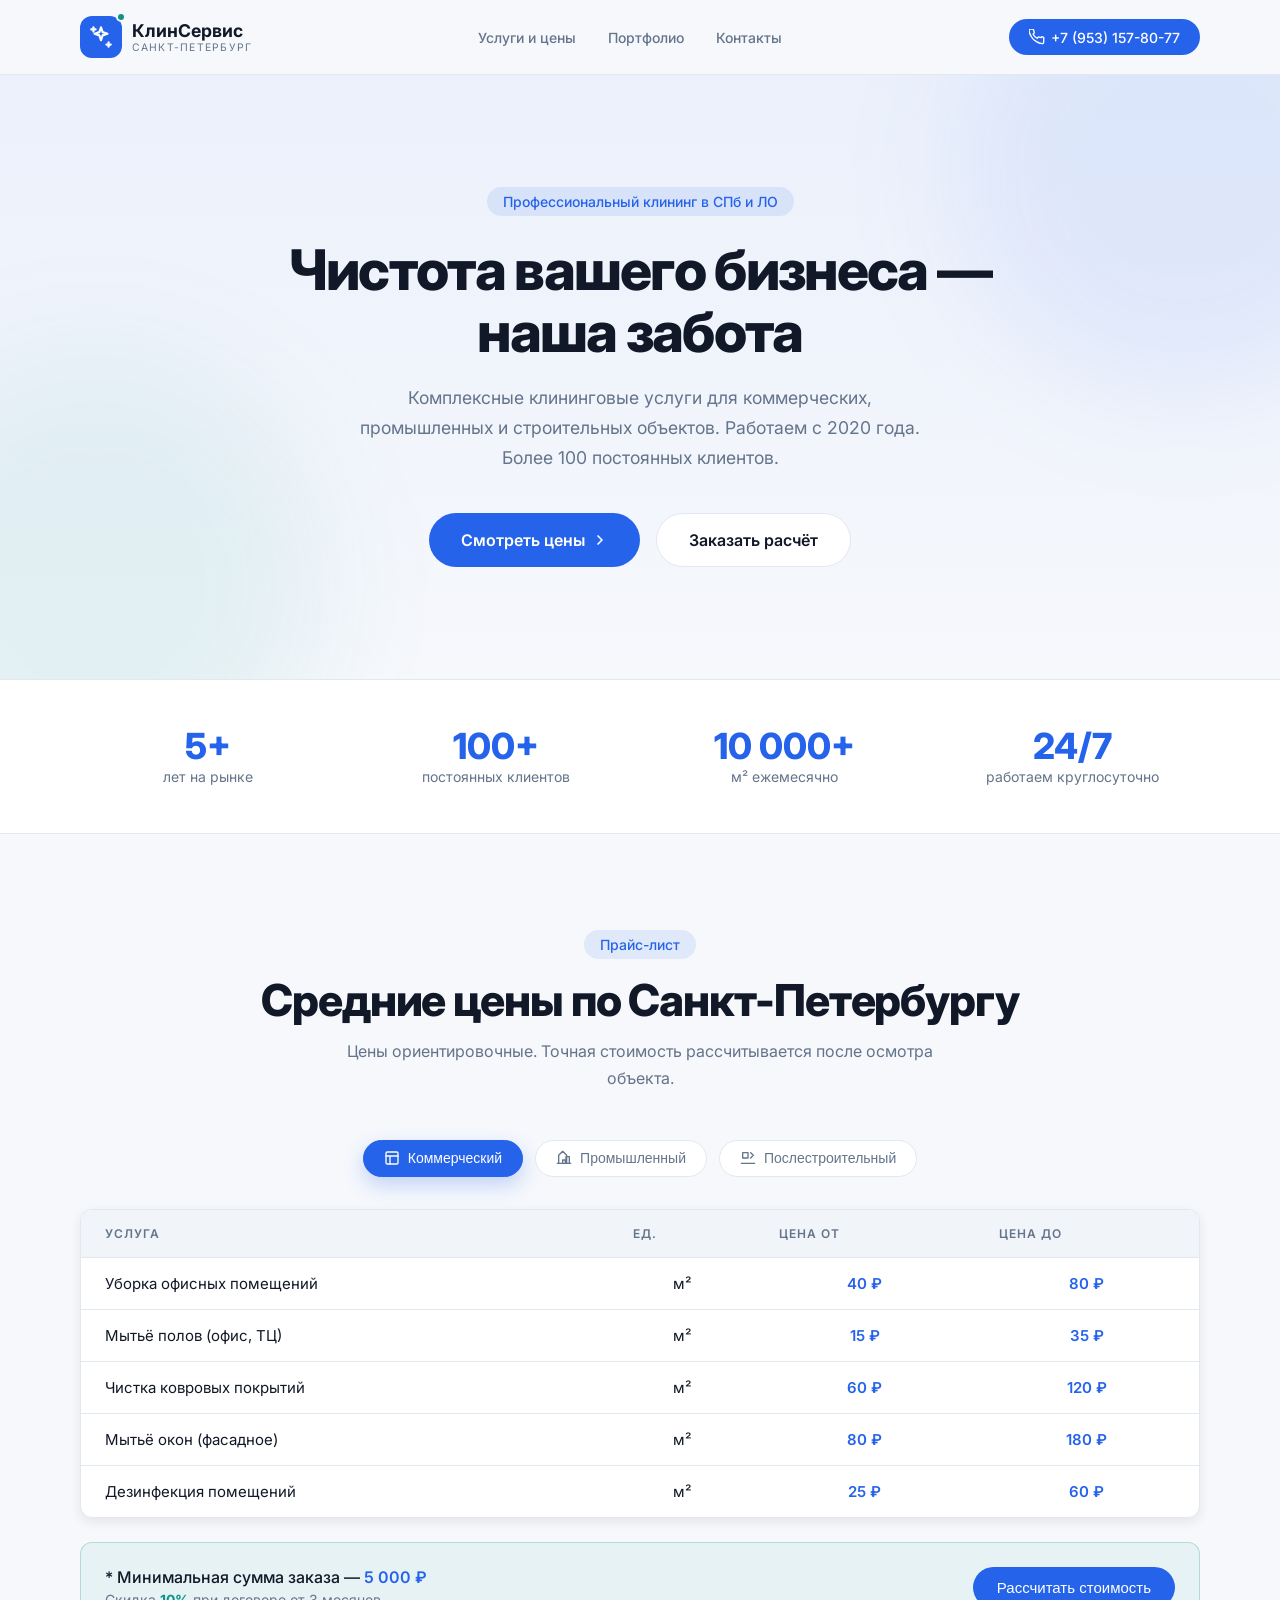
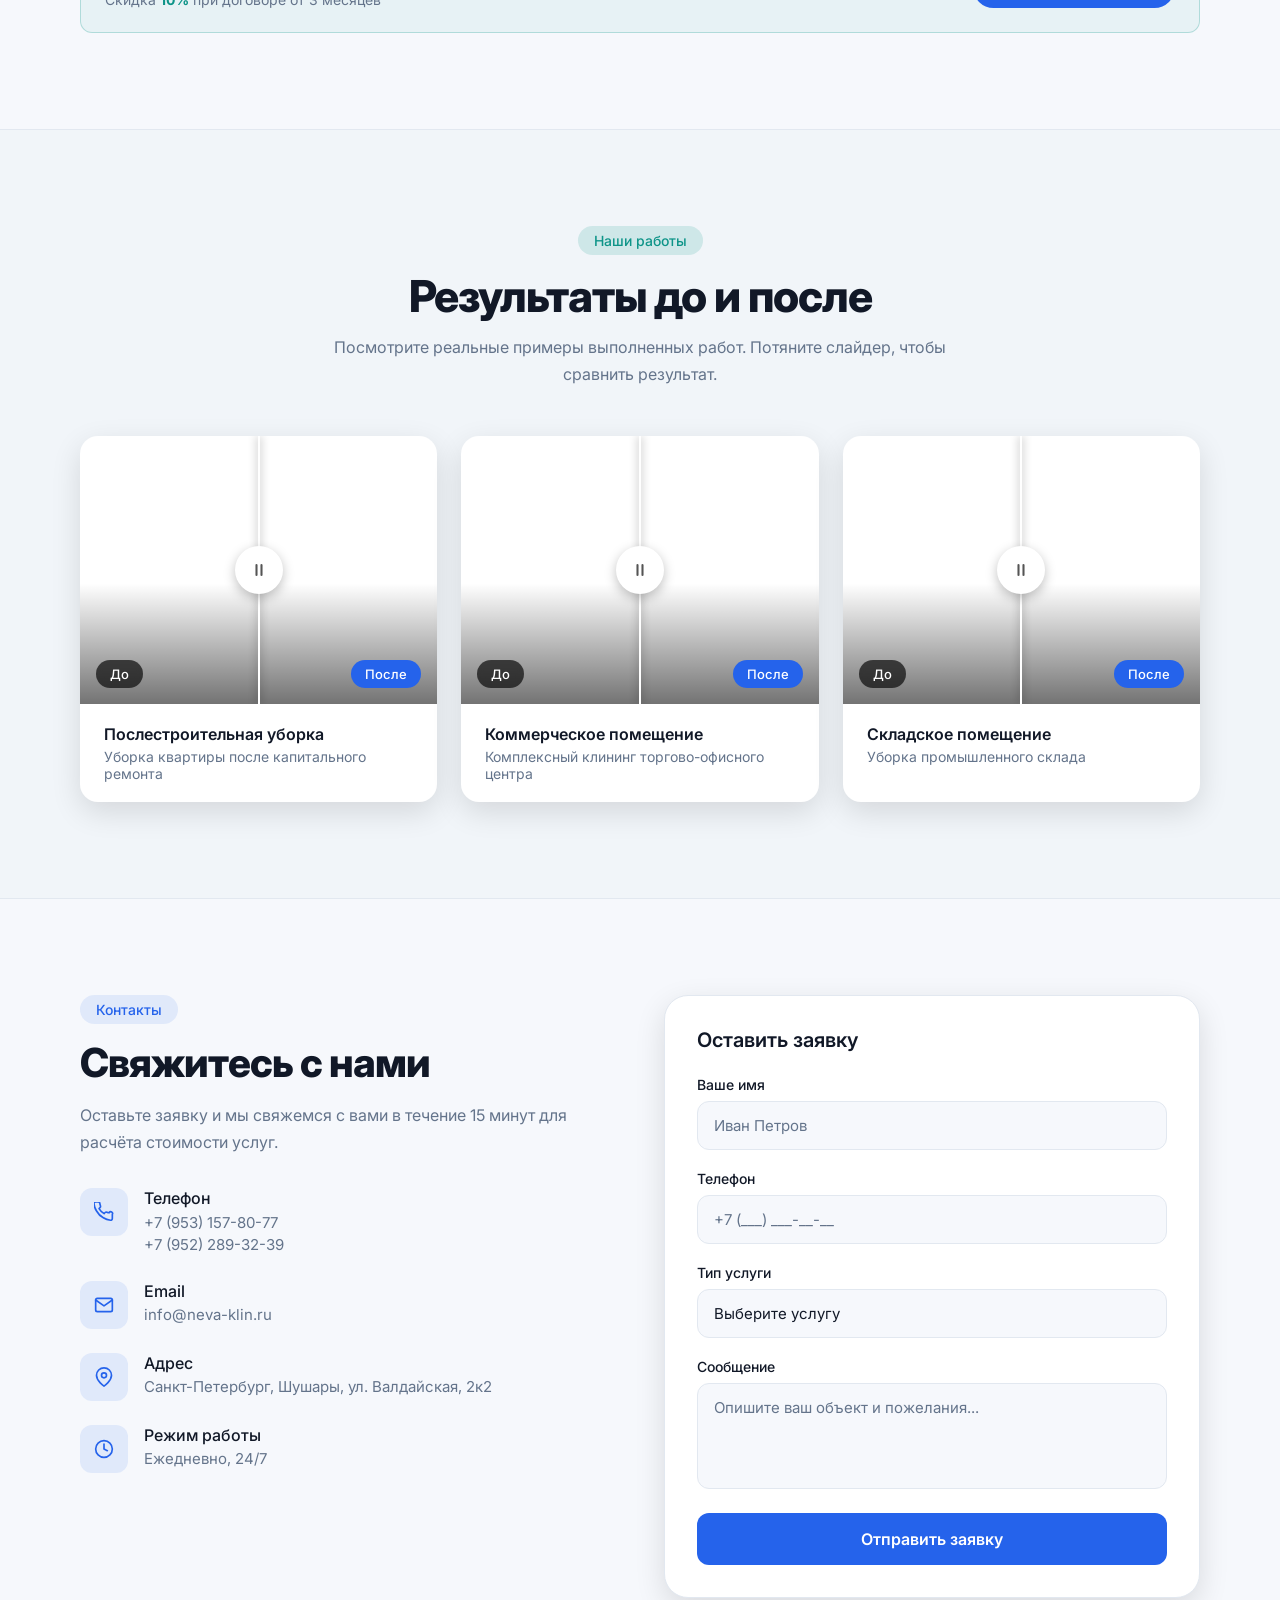
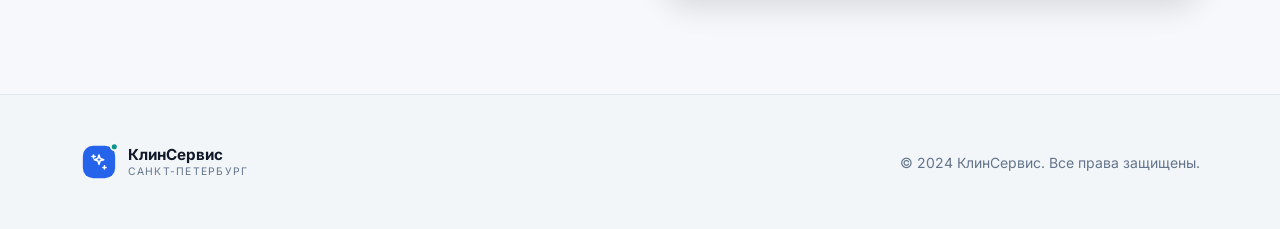
<file: neva- klin.html>
<!DOCTYPE html>
<html lang="ru">
<head>
<meta charset="UTF-8"/>
<meta name="viewport" content="width=device-width, initial-scale=1.0"/>
<title>Нева Клин — Профессиональный клининг в Санкт-Петербурге</title>
<link rel="preconnect" href="https://fonts.googleapis.com"/>
<link href="https://fonts.googleapis.com/css2?family=Inter:wght@400;500;600;700;800&display=swap" rel="stylesheet"/>
<style>
/* ── RESET + CSS VARS (from globals.css / oklch → hsl approximations) ── */
*, *::before, *::after { box-sizing: border-box; margin: 0; padding: 0; }

:root {
  --background:          #f6f8fc;
  --foreground:          #111827;
  --card:                #ffffff;
  --card-foreground:     #111827;
  --primary:             #2563eb;
  --primary-fg:          #ffffff;
  --secondary:           #0d9488;
  --secondary-fg:        #ffffff;
  --muted:               #f1f5f9;
  --muted-fg:            #64748b;
  --border:              #e2e8f0;
  --input-bg:            #f1f5f9;
  --ring:                #2563eb;
  --radius:              0.75rem;
  --shadow-sm: 0 1px 2px rgba(0,0,0,.06);
  --shadow:    0 4px 12px rgba(0,0,0,.08);
  --shadow-lg: 0 10px 30px rgba(0,0,0,.12);
}

html { scroll-behavior: smooth; }

body {
  font-family: 'Inter', sans-serif;
  background: var(--background);
  color: var(--foreground);
  -webkit-font-smoothing: antialiased;
  min-height: 100vh;
}

/* ── UTILS ── */
.container { max-width: 1152px; margin: 0 auto; padding: 0 1rem; }
.text-primary { color: var(--primary); }
.text-secondary { color: var(--secondary); }
.text-muted { color: var(--muted-fg); }

/* ── HEADER ── */
header {
  position: sticky; top: 0; z-index: 50;
  background: rgba(246,248,252,.85);
  backdrop-filter: blur(12px);
  border-bottom: 1px solid var(--border);
}
.header-inner {
  display: flex; align-items: center; justify-content: space-between;
  padding: 1rem;
  max-width: 1152px; margin: 0 auto;
}
.logo { display: flex; align-items: center; gap: .6rem; text-decoration: none; }
.logo-icon {
  position: relative;
  background: var(--primary);
  border-radius: 12px;
  padding: 8px;
  display: flex; align-items: center; justify-content: center;
}
.logo-icon svg { color: #fff; }
.logo-dot {
  position: absolute; top: -4px; right: -4px;
  width: 10px; height: 10px;
  border-radius: 50%; background: var(--secondary);
  border: 2px solid var(--background);
}
.logo-text span:first-child {
  display: block; font-weight: 700; font-size: 1.1rem;
  color: var(--foreground); line-height: 1.2;
}
.logo-text span:last-child {
  display: block; font-size: .65rem; letter-spacing: .12em;
  color: var(--muted-fg); text-transform: uppercase;
}
nav { display: flex; align-items: center; gap: 2rem; }
nav a {
  font-size: .875rem; font-weight: 500;
  color: var(--muted-fg); text-decoration: none;
  transition: color .2s;
}
nav a:hover { color: var(--foreground); }
.btn-call {
  display: flex; align-items: center; gap: .4rem;
  background: var(--primary); color: #fff;
  padding: .6rem 1.25rem;
  border-radius: 99px; font-size: .875rem; font-weight: 500;
  text-decoration: none; transition: box-shadow .2s, transform .15s;
  white-space: nowrap;
}
.btn-call:hover {
  box-shadow: 0 8px 20px rgba(37,99,235,.3);
  transform: translateY(-1px);
}
@media (max-width:768px) {
  nav { display: none; }
  .btn-call-text { display: none; }
}

/* ── HERO ── */
.hero {
  position: relative; overflow: hidden;
  background: linear-gradient(to bottom, rgba(37,99,235,.05), var(--background));
  padding: 5rem 0;
}
@media (min-width:768px) { .hero { padding: 7rem 0; } }
.hero-blob1 {
  position: absolute; top: -8rem; right: -8rem;
  width: 28rem; height: 28rem;
  background: rgba(37,99,235,.08); border-radius: 50%;
  filter: blur(60px); pointer-events: none;
}
.hero-blob2 {
  position: absolute; bottom: -8rem; left: -8rem;
  width: 28rem; height: 28rem;
  background: rgba(13,148,136,.08); border-radius: 50%;
  filter: blur(60px); pointer-events: none;
}
.hero-inner { position: relative; text-align: center; max-width: 768px; margin: 0 auto; padding: 0 1rem; }
.hero-badge {
  display: inline-block;
  background: rgba(37,99,235,.1); color: var(--primary);
  border-radius: 99px; padding: .375rem 1rem;
  font-size: .875rem; font-weight: 500;
  margin-bottom: 1.5rem;
}
.hero h1 {
  font-size: clamp(2rem, 5vw, 3.5rem);
  font-weight: 800; line-height: 1.1;
  letter-spacing: -.03em;
  color: var(--foreground);
  margin-bottom: 1.25rem;
}
.hero p {
  font-size: 1.1rem; color: var(--muted-fg);
  max-width: 36rem; margin: 0 auto 2.5rem; line-height: 1.7;
}
.hero-cta { display: flex; flex-wrap: wrap; gap: 1rem; justify-content: center; }
.btn-primary {
  display: inline-flex; align-items: center; gap: .4rem;
  background: var(--primary); color: #fff;
  padding: 1rem 2rem; border-radius: 99px;
  font-size: 1rem; font-weight: 600;
  text-decoration: none; border: none; cursor: pointer;
  transition: box-shadow .2s, transform .15s;
}
.btn-primary:hover { box-shadow: 0 12px 28px rgba(37,99,235,.3); transform: translateY(-2px); }
.btn-outline {
  display: inline-flex; align-items: center; gap: .4rem;
  background: var(--card); color: var(--foreground);
  padding: 1rem 2rem; border-radius: 99px;
  font-size: 1rem; font-weight: 600;
  text-decoration: none; border: 1px solid var(--border); cursor: pointer;
  transition: background .2s;
}
.btn-outline:hover { background: var(--muted); }

/* ── STATS ── */
.stats {
  background: var(--card);
  border-top: 1px solid var(--border);
  border-bottom: 1px solid var(--border);
  padding: 3rem 0;
}
.stats-grid {
  display: grid; grid-template-columns: repeat(2, 1fr); gap: 2rem;
  max-width: 1152px; margin: 0 auto; padding: 0 1rem;
}
@media (min-width:640px) { .stats-grid { grid-template-columns: repeat(4, 1fr); } }
.stat { text-align: center; }
.stat-val { font-size: 2.25rem; font-weight: 800; color: var(--primary); line-height: 1; }
.stat-lbl { font-size: .875rem; color: var(--muted-fg); margin-top: .25rem; }

/* ── SECTION HEADER ── */
.section-head { text-align: center; margin-bottom: 3rem; }
.section-badge {
  display: inline-block; border-radius: 99px;
  padding: .375rem 1rem; font-size: .875rem; font-weight: 500;
  margin-bottom: 1rem;
}
.section-badge.primary { background: rgba(37,99,235,.1); color: var(--primary); }
.section-badge.secondary { background: rgba(13,148,136,.15); color: var(--secondary); }
.section-head h2 {
  font-size: clamp(1.75rem, 4vw, 2.75rem);
  font-weight: 800; letter-spacing: -.025em;
  line-height: 1.15; margin-bottom: .75rem;
}
.section-head p { color: var(--muted-fg); max-width: 40rem; margin: 0 auto; line-height: 1.7; }

/* ── PRICE TABLE ── */
#prices { padding: 4rem 0; }
@media (min-width:768px) { #prices { padding: 6rem 0; } }
.tabs { display: flex; flex-wrap: wrap; justify-content: center; gap: .75rem; margin-bottom: 2rem; }
.tab-btn {
  display: inline-flex; align-items: center; gap: .5rem;
  padding: .6rem 1.25rem; border-radius: 99px;
  font-size: .875rem; font-weight: 500;
  border: 1px solid var(--border); background: var(--card);
  color: var(--muted-fg); cursor: pointer;
  transition: all .25s;
}
.tab-btn:hover { background: var(--muted); color: var(--foreground); }
.tab-btn.active {
  background: var(--primary); color: #fff; border-color: var(--primary);
  box-shadow: 0 8px 20px rgba(37,99,235,.25);
}

/* Desktop table */
.price-table-wrap {
  border-radius: var(--radius); border: 1px solid var(--border);
  background: var(--card); overflow: hidden;
  box-shadow: var(--shadow);
}
.price-table { width: 100%; border-collapse: collapse; }
.price-table thead tr { background: var(--muted); }
.price-table th {
  padding: 1rem 1.5rem; text-align: left;
  font-size: .75rem; font-weight: 600;
  letter-spacing: .08em; text-transform: uppercase;
  color: var(--muted-fg);
}
.price-table td {
  padding: 1rem 1.5rem;
  font-size: .9375rem; color: var(--foreground);
  border-top: 1px solid var(--border);
}
.price-table tr:hover td { background: rgba(0,0,0,.02); }
.price-table .td-center { text-align: center; }
.price-table .td-price { font-weight: 600; color: var(--primary); text-align: center; }

/* Mobile cards */
.price-cards { display: none; flex-direction: column; gap: 1rem; }
@media (max-width:767px) {
  .price-table-wrap { display: none; }
  .price-cards { display: flex; }
}
.price-card {
  background: var(--card); border: 1px solid var(--border);
  border-radius: var(--radius); padding: 1rem; box-shadow: var(--shadow-sm);
}
.price-card-name { font-weight: 500; margin-bottom: .625rem; }
.price-card-row { display: flex; justify-content: space-between; align-items: center; }
.price-card-unit { font-size: .875rem; color: var(--muted-fg); }
.price-card-val { font-size: 1.1rem; font-weight: 700; color: var(--primary); }

.price-note {
  margin-top: 1.5rem; border-radius: var(--radius);
  border: 1px solid rgba(13,148,136,.25);
  background: rgba(13,148,136,.06); padding: 1.5rem;
  display: flex; flex-wrap: wrap; gap: 1rem;
  justify-content: space-between; align-items: center;
}
.price-note-text p:first-child { font-weight: 500; }
.price-note-text p:last-child { font-size: .875rem; color: var(--muted-fg); margin-top: .25rem; }
.btn-calc {
  display: inline-flex; padding: .75rem 1.5rem;
  background: var(--primary); color: #fff;
  border-radius: 99px; font-weight: 500; font-size: .9375rem;
  border: none; cursor: pointer; white-space: nowrap;
  transition: box-shadow .2s, transform .15s;
}
.btn-calc:hover { box-shadow: 0 8px 20px rgba(37,99,235,.3); transform: translateY(-1px); }

/* ── BEFORE/AFTER ── */
#portfolio {
  background: var(--muted);
  border-top: 1px solid var(--border);
  border-bottom: 1px solid var(--border);
  padding: 4rem 0;
}
@media (min-width:768px) { #portfolio { padding: 6rem 0; } }

.slider-grid {
  display: grid; grid-template-columns: 1fr; gap: 1.5rem;
}
@media (min-width:1024px) { .slider-grid { grid-template-columns: repeat(3, 1fr); } }

.ba-card {
  border-radius: calc(var(--radius)*1.5);
  background: var(--card); overflow: hidden;
  box-shadow: var(--shadow-lg);
}
.ba-stage {
  position: relative; aspect-ratio: 4/3;
  cursor: ew-resize; user-select: none; overflow: hidden;
}
.ba-bg, .ba-fg {
  position: absolute; inset: 0;
  background-size: cover; background-position: center;
}
.ba-fg { clip-path: inset(0 50% 0 0); transition: none; }
.ba-gradient {
  position: absolute; inset: 0;
  background: linear-gradient(to top, rgba(0,0,0,.55) 0%, transparent 45%);
  pointer-events: none;
}
.ba-label-before, .ba-label-after {
  position: absolute; bottom: 1rem;
  padding: .375rem .875rem; border-radius: 99px;
  font-size: .8125rem; font-weight: 500; pointer-events: none; z-index: 3;
}
.ba-label-before { left: 1rem; background: rgba(0,0,0,.65); color: #fff; backdrop-filter: blur(4px); }
.ba-label-after  { right: 1rem; background: var(--primary); color: #fff; }
.ba-handle {
  position: absolute; top: 0; bottom: 0; z-index: 5;
  left: 50%; transform: translateX(-50%);
  display: flex; align-items: center; justify-content: center;
  width: 2px;
}
.ba-handle-line { width: 2px; height: 100%; background: #fff; box-shadow: 0 0 8px rgba(0,0,0,.5); }
.ba-handle-grip {
  position: absolute;
  width: 48px; height: 48px;
  background: #fff; border-radius: 50%;
  display: flex; align-items: center; justify-content: center;
  box-shadow: 0 4px 12px rgba(0,0,0,.25);
  transition: transform .1s;
}
.ba-handle-grip.dragging { transform: scale(1.12); }
.ba-hint {
  position: absolute; inset: 0; z-index: 4;
  display: flex; align-items: center; justify-content: center;
  pointer-events: none; opacity: 0;
  transition: opacity .25s;
}
.ba-stage:hover .ba-hint { opacity: 1; }
.ba-hint-inner {
  display: flex; align-items: center; gap: .4rem;
  background: rgba(0,0,0,.5); color: #fff;
  padding: .5rem 1rem; border-radius: 99px;
  font-size: .8125rem; backdrop-filter: blur(6px);
}
.ba-info { padding: 1.25rem 1.5rem; }
.ba-info h3 { font-weight: 600; font-size: 1rem; margin-bottom: .25rem; }
.ba-info p { font-size: .875rem; color: var(--muted-fg); }

/* Mobile carousel */
.carousel-outer { overflow: hidden; }
.carousel-track { display: flex; transition: transform .3s cubic-bezier(.4,0,.2,1); }
.carousel-track .ba-card { min-width: 100%; padding: 0 .5rem; background: transparent; box-shadow: none; border-radius: 0; }
.carousel-track .ba-card > .ba-stage, .carousel-track .ba-card > .ba-info {
  border-radius: calc(var(--radius)*1.5);
}
.carousel-track .ba-card > .ba-stage { border-radius: calc(var(--radius)*1.5) calc(var(--radius)*1.5) 0 0; }
.carousel-track .ba-card > .ba-info { border-radius: 0 0 calc(var(--radius)*1.5) calc(var(--radius)*1.5); background: var(--card); box-shadow: var(--shadow-lg); }

.carousel-controls { display: flex; justify-content: center; align-items: center; gap: 1rem; margin-top: 1.5rem; }
.carousel-btn {
  width: 40px; height: 40px; border-radius: 50%;
  border: 1px solid var(--border); background: var(--card);
  display: flex; align-items: center; justify-content: center;
  cursor: pointer; transition: background .15s;
}
.carousel-btn:hover { background: var(--muted); }
.carousel-dots { display: flex; gap: .5rem; }
.carousel-dot {
  height: 8px; border-radius: 99px;
  background: var(--border); border: none; cursor: pointer;
  transition: all .3s;
  width: 8px;
}
.carousel-dot.active { width: 32px; background: var(--primary); }

@media (min-width:1024px) {
  .carousel-outer, .carousel-controls { display: none; }
  .slider-grid { display: grid; }
}
@media (max-width:1023px) { .slider-grid { display: none; } }

/* ── CONTACT ── */
#contact { padding: 4rem 0; }
@media (min-width:768px) { #contact { padding: 6rem 0; } }
.contact-grid {
  display: grid; gap: 3rem;
}
@media (min-width:1024px) { .contact-grid { grid-template-columns: 1fr 1fr; } }

.contact-badge { margin-bottom: 1rem; }
.contact-left h2 {
  font-size: clamp(1.5rem, 3.5vw, 2.5rem);
  font-weight: 800; letter-spacing: -.025em; margin-bottom: 1rem; line-height: 1.15;
}
.contact-left > p { color: var(--muted-fg); margin-bottom: 2rem; line-height: 1.7; }
.contact-items { display: flex; flex-direction: column; gap: 1.5rem; }
.contact-item { display: flex; align-items: flex-start; gap: 1rem; }
.contact-icon {
  width: 48px; height: 48px; flex-shrink: 0;
  background: rgba(37,99,235,.1); border-radius: 12px;
  display: flex; align-items: center; justify-content: center;
  color: var(--primary);
}
.contact-item-label { font-weight: 500; margin-bottom: .2rem; }
.contact-item-val { color: var(--muted-fg); font-size: .9375rem; text-decoration: none; line-height: 1.5; }
a.contact-item-val:hover { color: var(--primary); }

.form-card {
  background: var(--card); border: 1px solid var(--border);
  border-radius: calc(var(--radius)*2); padding: 2rem;
  box-shadow: var(--shadow-lg);
}
.form-card h3 { font-size: 1.25rem; font-weight: 600; margin-bottom: 1.5rem; }
.form { display: flex; flex-direction: column; gap: 1.25rem; }
.form-group label {
  display: block; font-size: .875rem; font-weight: 500;
  margin-bottom: .5rem;
}
.form-group input,
.form-group select,
.form-group textarea {
  width: 100%; padding: .875rem 1rem;
  border: 1px solid var(--border); border-radius: var(--radius);
  background: var(--background); color: var(--foreground);
  font-family: 'Inter', sans-serif; font-size: .9375rem;
  outline: none; transition: border-color .2s, box-shadow .2s;
  -webkit-appearance: none;
}
.form-group input::placeholder,
.form-group textarea::placeholder { color: var(--muted-fg); }
.form-group input:focus,
.form-group select:focus,
.form-group textarea:focus {
  border-color: var(--ring);
  box-shadow: 0 0 0 3px rgba(37,99,235,.15);
}
.form-group textarea { resize: none; }
.btn-submit {
  width: 100%; padding: 1rem;
  background: var(--primary); color: #fff;
  border: none; border-radius: var(--radius);
  font-family: 'Inter', sans-serif;
  font-size: 1rem; font-weight: 600; cursor: pointer;
  transition: box-shadow .2s, transform .15s;
}
.btn-submit:hover { box-shadow: 0 8px 24px rgba(37,99,235,.3); transform: translateY(-1px); }

/* ── FOOTER ── */
footer {
  background: rgba(241,245,249,.6);
  border-top: 1px solid var(--border); padding: 3rem 0;
}
.footer-inner {
  max-width: 1152px; margin: 0 auto; padding: 0 1rem;
  display: flex; flex-wrap: wrap;
  align-items: center; justify-content: space-between; gap: 1.5rem;
}
.footer-copy { font-size: .875rem; color: var(--muted-fg); }

/* ── TOAST ── */
.toast {
  position: fixed; bottom: 2rem; right: 2rem; z-index: 200;
  background: #1e293b; color: #f8fafc;
  padding: 1rem 1.5rem; border-radius: var(--radius);
  font-size: .9375rem; box-shadow: var(--shadow-lg);
  transform: translateY(120%); opacity: 0;
  transition: transform .35s cubic-bezier(.4,0,.2,1), opacity .35s;
}
.toast.show { transform: translateY(0); opacity: 1; }

/* ── ANIMATIONS ── */
@keyframes fadeUp {
  from { opacity: 0; transform: translateY(16px); }
  to   { opacity: 1; transform: translateY(0); }
}
.anim { animation: fadeUp .5s both; }
</style>
</head>
<body>

<!-- ══ HEADER ══ -->
<header>
  <div class="header-inner">
    <a href="#" class="logo">
      <div class="logo-icon">
        <!-- Sparkles icon -->
        <svg width="26" height="26" viewBox="0 0 24 24" fill="none" stroke="currentColor" stroke-width="2" stroke-linecap="round" stroke-linejoin="round">
          <path d="M12 3l1.5 4.5L18 9l-4.5 1.5L12 15l-1.5-4.5L6 9l4.5-1.5z"/><path d="M5 3v4"/><path d="M19 17v4"/><path d="M3 5h4"/><path d="M17 19h4"/>
        </svg>
        <div class="logo-dot"></div>
      </div>
      <div class="logo-text">
        <span>КлинСервис</span>
        <span>Санкт-Петербург</span>
      </div>
    </a>
    <nav>
      <a href="#prices">Услуги и цены</a>
      <a href="#portfolio">Портфолио</a>
      <a href="#contact">Контакты</a>
    </nav>
    <a href="tel:+79531578077" class="btn-call">
      <svg width="16" height="16" viewBox="0 0 24 24" fill="none" stroke="currentColor" stroke-width="2" stroke-linecap="round" stroke-linejoin="round"><path d="M22 16.92v3a2 2 0 01-2.18 2 19.79 19.79 0 01-8.63-3.07A19.5 19.5 0 013.07 10.8a19.79 19.79 0 01-3.07-8.67A2 2 0 012 0h3a2 2 0 012 1.72c.127.96.361 1.903.7 2.81a2 2 0 01-.45 2.11L6.09 7.91a16 16 0 006 6l1.27-1.27a2 2 0 012.11-.45c.907.339 1.85.573 2.81.7A2 2 0 0122 14.92z"/></svg>
      <span class="btn-call-text">+7 (953) 157-80-77</span>
      <span style="display:none" class="btn-call-mobile">Позвонить</span>
    </a>
  </div>
</header>

<!-- ══ HERO ══ -->
<section class="hero">
  <div class="hero-blob1"></div>
  <div class="hero-blob2"></div>
  <div class="hero-inner anim">
    <div class="hero-badge">Профессиональный клининг в СПб и ЛО</div>
    <h1>Чистота вашего бизнеса — наша&nbsp;забота</h1>
    <p>Комплексные клининговые услуги для коммерческих, промышленных и строительных объектов. Работаем с 2020 года. Более 100 постоянных клиентов.</p>
    <div class="hero-cta">
      <a href="#prices" class="btn-primary">
        Смотреть цены
        <svg width="16" height="16" viewBox="0 0 24 24" fill="none" stroke="currentColor" stroke-width="2.5" stroke-linecap="round" stroke-linejoin="round"><polyline points="9 18 15 12 9 6"/></svg>
      </a>
      <a href="#contact" class="btn-outline">Заказать расчёт</a>
    </div>
  </div>
</section>

<!-- ══ STATS ══ -->
<section class="stats">
  <div class="stats-grid">
    <div class="stat"><div class="stat-val">5+</div><div class="stat-lbl">лет на рынке</div></div>
    <div class="stat"><div class="stat-val">100+</div><div class="stat-lbl">постоянных клиентов</div></div>
    <div class="stat"><div class="stat-val">10 000+</div><div class="stat-lbl">м² ежемесячно</div></div>
    <div class="stat"><div class="stat-val">24/7</div><div class="stat-lbl">работаем круглосуточно</div></div>
  </div>
</section>

<!-- ══ PRICE TABLE ══ -->
<section id="prices">
  <div class="container">
    <div class="section-head">
      <div class="section-badge primary">Прайс-лист</div>
      <h2>Средние цены по Санкт-Петербургу</h2>
      <p>Цены ориентировочные. Точная стоимость рассчитывается после осмотра объекта.</p>
    </div>

    <!-- Tabs -->
    <div class="tabs">
      <button class="tab-btn active" onclick="switchTab('commercial',this)">
        <svg width="16" height="16" viewBox="0 0 24 24" fill="none" stroke="currentColor" stroke-width="2" stroke-linecap="round" stroke-linejoin="round"><rect x="3" y="3" width="18" height="18" rx="2"/><path d="M3 9h18M9 21V9"/></svg>
        <span>Коммерческий</span>
      </button>
      <button class="tab-btn" onclick="switchTab('industrial',this)">
        <svg width="16" height="16" viewBox="0 0 24 24" fill="none" stroke="currentColor" stroke-width="2" stroke-linecap="round" stroke-linejoin="round"><path d="M2 20h20M4 20V8l6-6 6 6v12M10 20v-5h4v5"/><path d="M15 20V10h5v10"/></svg>
        <span>Промышленный</span>
      </button>
      <button class="tab-btn" onclick="switchTab('construction',this)">
        <svg width="16" height="16" viewBox="0 0 24 24" fill="none" stroke="currentColor" stroke-width="2" stroke-linecap="round" stroke-linejoin="round"><path d="M2 20h20M16 4l4 4-4 4M12 4v8H4V4h8z"/></svg>
        <span>Послестроительный</span>
      </button>
    </div>

    <!-- Panels -->
    <div id="panel-commercial">
      <div class="price-table-wrap">
        <table class="price-table">
          <thead><tr><th>Услуга</th><th>Ед.</th><th>Цена от</th><th>Цена до</th></tr></thead>
          <tbody>
            <tr><td>Уборка офисных помещений</td><td class="td-center">м²</td><td class="td-price">40 ₽</td><td class="td-price">80 ₽</td></tr>
            <tr><td>Мытьё полов (офис, ТЦ)</td><td class="td-center">м²</td><td class="td-price">15 ₽</td><td class="td-price">35 ₽</td></tr>
            <tr><td>Чистка ковровых покрытий</td><td class="td-center">м²</td><td class="td-price">60 ₽</td><td class="td-price">120 ₽</td></tr>
            <tr><td>Мытьё окон (фасадное)</td><td class="td-center">м²</td><td class="td-price">80 ₽</td><td class="td-price">180 ₽</td></tr>
            <tr><td>Дезинфекция помещений</td><td class="td-center">м²</td><td class="td-price">25 ₽</td><td class="td-price">60 ₽</td></tr>
          </tbody>
        </table>
      </div>
      <div class="price-cards">
        <div class="price-card"><div class="price-card-name">Уборка офисных помещений</div><div class="price-card-row"><span class="price-card-unit">Ед.: м²</span><span class="price-card-val">40 — 80 ₽</span></div></div>
        <div class="price-card"><div class="price-card-name">Мытьё полов (офис, ТЦ)</div><div class="price-card-row"><span class="price-card-unit">Ед.: м²</span><span class="price-card-val">15 — 35 ₽</span></div></div>
        <div class="price-card"><div class="price-card-name">Чистка ковровых покрытий</div><div class="price-card-row"><span class="price-card-unit">Ед.: м²</span><span class="price-card-val">60 — 120 ₽</span></div></div>
        <div class="price-card"><div class="price-card-name">Мытьё окон (фасадное)</div><div class="price-card-row"><span class="price-card-unit">Ед.: м²</span><span class="price-card-val">80 — 180 ₽</span></div></div>
        <div class="price-card"><div class="price-card-name">Дезинфекция помещений</div><div class="price-card-row"><span class="price-card-unit">Ед.: м²</span><span class="price-card-val">25 — 60 ₽</span></div></div>
      </div>
    </div>

    <div id="panel-industrial" style="display:none">
      <div class="price-table-wrap">
        <table class="price-table">
          <thead><tr><th>Услуга</th><th>Ед.</th><th>Цена от</th><th>Цена до</th></tr></thead>
          <tbody>
            <tr><td>Уборка производственных цехов</td><td class="td-center">м²</td><td class="td-price">35 ₽</td><td class="td-price">90 ₽</td></tr>
            <tr><td>Очистка промышленного оборудования</td><td class="td-center">ед.</td><td class="td-price">2 500 ₽</td><td class="td-price">15 000 ₽</td></tr>
            <tr><td>Мытьё фасадов (альпинизм)</td><td class="td-center">м²</td><td class="td-price">150 ₽</td><td class="td-price">400 ₽</td></tr>
            <tr><td>Уборка складских помещений</td><td class="td-center">м²</td><td class="td-price">20 ₽</td><td class="td-price">50 ₽</td></tr>
          </tbody>
        </table>
      </div>
      <div class="price-cards">
        <div class="price-card"><div class="price-card-name">Уборка производственных цехов</div><div class="price-card-row"><span class="price-card-unit">Ед.: м²</span><span class="price-card-val">35 — 90 ₽</span></div></div>
        <div class="price-card"><div class="price-card-name">Очистка промышленного оборудования</div><div class="price-card-row"><span class="price-card-unit">Ед.: ед.</span><span class="price-card-val">2 500 — 15 000 ₽</span></div></div>
        <div class="price-card"><div class="price-card-name">Мытьё фасадов (альпинизм)</div><div class="price-card-row"><span class="price-card-unit">Ед.: м²</span><span class="price-card-val">150 — 400 ₽</span></div></div>
        <div class="price-card"><div class="price-card-name">Уборка складских помещений</div><div class="price-card-row"><span class="price-card-unit">Ед.: м²</span><span class="price-card-val">20 — 50 ₽</span></div></div>
      </div>
    </div>

    <div id="panel-construction" style="display:none">
      <div class="price-table-wrap">
        <table class="price-table">
          <thead><tr><th>Услуга</th><th>Ед.</th><th>Цена от</th><th>Цена до</th></tr></thead>
          <tbody>
            <tr><td>Послестроительная уборка (базовая)</td><td class="td-center">м²</td><td class="td-price">80 ₽</td><td class="td-price">150 ₽</td></tr>
            <tr><td>Послестроительная уборка (полная)</td><td class="td-center">м²</td><td class="td-price">150 ₽</td><td class="td-price">280 ₽</td></tr>
            <tr><td>Вывоз строительного мусора</td><td class="td-center">м³</td><td class="td-price">1 200 ₽</td><td class="td-price">2 500 ₽</td></tr>
            <tr><td>Мытьё окон после стройки</td><td class="td-center">м²</td><td class="td-price">120 ₽</td><td class="td-price">250 ₽</td></tr>
          </tbody>
        </table>
      </div>
      <div class="price-cards">
        <div class="price-card"><div class="price-card-name">Послестроительная уборка (базовая)</div><div class="price-card-row"><span class="price-card-unit">Ед.: м²</span><span class="price-card-val">80 — 150 ₽</span></div></div>
        <div class="price-card"><div class="price-card-name">Послестроительная уборка (полная)</div><div class="price-card-row"><span class="price-card-unit">Ед.: м²</span><span class="price-card-val">150 — 280 ₽</span></div></div>
        <div class="price-card"><div class="price-card-name">Вывоз строительного мусора</div><div class="price-card-row"><span class="price-card-unit">Ед.: м³</span><span class="price-card-val">1 200 — 2 500 ₽</span></div></div>
        <div class="price-card"><div class="price-card-name">Мытьё окон после стройки</div><div class="price-card-row"><span class="price-card-unit">Ед.: м²</span><span class="price-card-val">120 — 250 ₽</span></div></div>
      </div>
    </div>

    <div class="price-note">
      <div class="price-note-text">
        <p>* Минимальная сумма заказа — <span class="text-primary" style="font-weight:600">5 000 ₽</span></p>
        <p>Скидка <strong style="color:var(--secondary)">10%</strong> при договоре от 3 месяцев</p>
      </div>
      <button class="btn-calc" onclick="document.getElementById('contact').scrollIntoView({behavior:'smooth'})">
        Рассчитать стоимость
      </button>
    </div>
  </div>
</section>

<!-- ══ BEFORE / AFTER ══ -->
<section id="portfolio">
  <div class="container">
    <div class="section-head">
      <div class="section-badge secondary">Наши работы</div>
      <h2>Результаты до и после</h2>
      <p>Посмотрите реальные примеры выполненных работ. Потяните слайдер, чтобы сравнить результат.</p>
    </div>

    <!-- Desktop grid -->
    <div class="slider-grid" id="desktopGrid"></div>

    <!-- Mobile carousel -->
    <div class="carousel-outer">
      <div class="carousel-track" id="carouselTrack"></div>
    </div>
    <div class="carousel-controls">
      <button class="carousel-btn" id="carouselPrev" aria-label="Назад">
        <svg width="18" height="18" viewBox="0 0 24 24" fill="none" stroke="currentColor" stroke-width="2.5" stroke-linecap="round" stroke-linejoin="round"><polyline points="15 18 9 12 15 6"/></svg>
      </button>
      <div class="carousel-dots" id="carouselDots"></div>
      <button class="carousel-btn" id="carouselNext" aria-label="Вперёд">
        <svg width="18" height="18" viewBox="0 0 24 24" fill="none" stroke="currentColor" stroke-width="2.5" stroke-linecap="round" stroke-linejoin="round"><polyline points="9 18 15 12 9 6"/></svg>
      </button>
    </div>
  </div>
</section>

<!-- ══ CONTACT ══ -->
<section id="contact">
  <div class="container">
    <div class="contact-grid">
      <!-- Left -->
      <div class="contact-left">
        <div class="section-badge primary contact-badge">Контакты</div>
        <h2>Свяжитесь с нами</h2>
        <p>Оставьте заявку и мы свяжемся с вами в течение 15 минут для расчёта стоимости услуг.</p>
        <div class="contact-items">
          <div class="contact-item">
            <div class="contact-icon">
              <svg width="20" height="20" viewBox="0 0 24 24" fill="none" stroke="currentColor" stroke-width="2" stroke-linecap="round" stroke-linejoin="round"><path d="M22 16.92v3a2 2 0 01-2.18 2 19.79 19.79 0 01-8.63-3.07A19.5 19.5 0 013.07 10.8a19.79 19.79 0 01-3.07-8.67A2 2 0 012 0h3a2 2 0 012 1.72c.127.96.361 1.903.7 2.81a2 2 0 01-.45 2.11L6.09 7.91a16 16 0 006 6l1.27-1.27a2 2 0 012.11-.45c.907.339 1.85.573 2.81.7A2 2 0 0122 14.92z"/></svg>
            </div>
            <div>
              <div class="contact-item-label">Телефон</div>
              <a href="tel:+79531578077" class="contact-item-val">+7 (953) 157-80-77</a><br>
              <a href="tel:+79522893239" class="contact-item-val">+7 (952) 289-32-39</a>
            </div>
          </div>
          <div class="contact-item">
            <div class="contact-icon">
              <svg width="20" height="20" viewBox="0 0 24 24" fill="none" stroke="currentColor" stroke-width="2" stroke-linecap="round" stroke-linejoin="round"><path d="M4 4h16c1.1 0 2 .9 2 2v12c0 1.1-.9 2-2 2H4c-1.1 0-2-.9-2-2V6c0-1.1.9-2 2-2z"/><polyline points="22,6 12,13 2,6"/></svg>
            </div>
            <div>
              <div class="contact-item-label">Email</div>
              <a href="mailto:info@neva-klin.ru" class="contact-item-val">info@neva-klin.ru</a>
            </div>
          </div>
          <div class="contact-item">
            <div class="contact-icon">
              <svg width="20" height="20" viewBox="0 0 24 24" fill="none" stroke="currentColor" stroke-width="2" stroke-linecap="round" stroke-linejoin="round"><path d="M21 10c0 7-9 13-9 13S3 17 3 10a9 9 0 0118 0z"/><circle cx="12" cy="10" r="3"/></svg>
            </div>
            <div>
              <div class="contact-item-label">Адрес</div>
              <span class="contact-item-val">Санкт-Петербург, Шушары, ул. Валдайская, 2к2</span>
            </div>
          </div>
          <div class="contact-item">
            <div class="contact-icon">
              <svg width="20" height="20" viewBox="0 0 24 24" fill="none" stroke="currentColor" stroke-width="2" stroke-linecap="round" stroke-linejoin="round"><circle cx="12" cy="12" r="10"/><polyline points="12 6 12 12 16 14"/></svg>
            </div>
            <div>
              <div class="contact-item-label">Режим работы</div>
              <span class="contact-item-val">Ежедневно, 24/7</span>
            </div>
          </div>
        </div>
      </div>

      <!-- Form -->
      <div class="form-card">
        <h3>Оставить заявку</h3>
        <form class="form" onsubmit="handleSubmit(event)">
          <div class="form-group">
            <label for="name">Ваше имя</label>
            <input type="text" id="name" placeholder="Иван Петров" required/>
          </div>
          <div class="form-group">
            <label for="phone">Телефон</label>
            <input type="tel" id="phone" placeholder="+7 (___) ___-__-__" required/>
          </div>
          <div class="form-group">
            <label for="service">Тип услуги</label>
            <select id="service">
              <option value="">Выберите услугу</option>
              <option value="commercial">Коммерческий клининг</option>
              <option value="industrial">Промышленный клининг</option>
              <option value="construction">Послестроительный клининг</option>
            </select>
          </div>
          <div class="form-group">
            <label for="message">Сообщение</label>
            <textarea id="message" rows="4" placeholder="Опишите ваш объект и пожелания..."></textarea>
          </div>
          <button type="submit" class="btn-submit">Отправить заявку</button>
        </form>
      </div>
    </div>
  </div>
</section>

<!-- ══ FOOTER ══ -->
<footer>
  <div class="footer-inner">
    <a href="#" class="logo">
      <div class="logo-icon" style="transform:scale(.85)">
        <svg width="22" height="22" viewBox="0 0 24 24" fill="none" stroke="currentColor" stroke-width="2" stroke-linecap="round" stroke-linejoin="round"><path d="M12 3l1.5 4.5L18 9l-4.5 1.5L12 15l-1.5-4.5L6 9l4.5-1.5z"/><path d="M5 3v4M19 17v4M3 5h4M17 19h4"/></svg>
        <div class="logo-dot"></div>
      </div>
      <div class="logo-text">
        <span style="font-size:.95rem">КлинСервис</span>
        <span>Санкт-Петербург</span>
      </div>
    </a>
    <p class="footer-copy">© 2024 КлинСервис. Все права защищены.</p>
  </div>
</footer>

<!-- Toast -->
<div class="toast" id="toast">✅ Заявка отправлена! Мы свяжемся с вами в течение 15 минут.</div>

<script>
/* ── PRICE TABS ── */
function switchTab(id, btn) {
  ['commercial','industrial','construction'].forEach(k => {
    document.getElementById('panel-' + k).style.display = (k === id ? 'block' : 'none');
  });
  document.querySelectorAll('.tab-btn').forEach(b => b.classList.remove('active'));
  btn.classList.add('active');
}

/* ── BEFORE/AFTER DATA ── */
const slides = [
  {
    title: 'Послестроительная уборка',
    desc: 'Уборка квартиры после капитального ремонта',
    beforeBg: 'url("[data-uri]")',
    afterBg:  'url("[data-uri]")',
  },
  {
    title: 'Коммерческое помещение',
    desc: 'Комплексный клининг торгово-офисного центра',
    beforeBg: 'url("[data-uri]")',
    afterBg:  'url("[data-uri]")',
  },
  {
    title: 'Складское помещение',
    desc: 'Уборка промышленного склада',
    beforeBg: 'url("[data-uri]")',
    afterBg:  'url("[data-uri]")',
  },
];

function makeBgStyle(s, isBefore) {
  return isBefore ? s.beforeBg : s.afterBg;
}

/* ── BUILD CARDS ── */
function buildCard(slide, idx, forCarousel) {
  const card = document.createElement('div');
  card.className = 'ba-card';

  const stage = document.createElement('div');
  stage.className = 'ba-stage';
  stage.innerHTML = `
    <div class="ba-bg" id="bg${forCarousel?'m':'d'}${idx}" style="background:${slide.beforeBg};background-size:cover;background-position:center"></div>
    <div class="ba-fg" id="fg${forCarousel?'m':'d'}${idx}" style="background:${slide.afterBg};background-size:cover;background-position:center"></div>
    <div class="ba-gradient"></div>
    <div class="ba-label-before">До</div>
    <div class="ba-label-after">После</div>
    <div class="ba-handle" id="handle${forCarousel?'m':'d'}${idx}">
      <div class="ba-handle-line"></div>
      <div class="ba-handle-grip" id="grip${forCarousel?'m':'d'}${idx}">
        <svg width="20" height="20" viewBox="0 0 24 24" fill="none" stroke="#555" stroke-width="2.5" stroke-linecap="round" stroke-linejoin="round"><line x1="9" y1="6" x2="9" y2="18"/><line x1="15" y1="6" x2="15" y2="18"/></svg>
      </div>
    </div>
    <div class="ba-hint">
      <div class="ba-hint-inner">
        <svg width="14" height="14" viewBox="0 0 24 24" fill="none" stroke="currentColor" stroke-width="2.5" stroke-linecap="round" stroke-linejoin="round"><polyline points="15 18 9 12 15 6"/></svg>
        Потяните для сравнения
        <svg width="14" height="14" viewBox="0 0 24 24" fill="none" stroke="currentColor" stroke-width="2.5" stroke-linecap="round" stroke-linejoin="round"><polyline points="9 18 15 12 9 6"/></svg>
      </div>
    </div>
  `;

  const info = document.createElement('div');
  info.className = 'ba-info';
  info.innerHTML = `<h3>${slide.title}</h3><p>${slide.desc}</p>`;

  card.appendChild(stage);
  card.appendChild(info);

  // Drag logic
  let pct = 50;
  let dragging = false;

  const fgEl = card.querySelector('.ba-fg');
  const handleEl = card.querySelector('.ba-handle');
  const gripEl = card.querySelector('.ba-handle-grip');

  function setPos(p) {
    pct = Math.max(0, Math.min(100, p));
    fgEl.style.clipPath = `inset(0 ${100 - pct}% 0 0)`;
    handleEl.style.left = pct + '%';
  }

  function getX(e) {
    return e.touches ? e.touches[0].clientX : e.clientX;
  }

  function onMove(e) {
    if (!dragging) return;
    const rect = stage.getBoundingClientRect();
    setPos(((getX(e) - rect.left) / rect.width) * 100);
  }

  stage.addEventListener('mousedown', e => { dragging = true; gripEl.classList.add('dragging'); onMove(e); });
  stage.addEventListener('touchstart', e => { dragging = true; gripEl.classList.add('dragging'); }, { passive: true });
  window.addEventListener('mousemove', onMove);
  window.addEventListener('touchmove', e => {
    if (!dragging) return;
    const rect = stage.getBoundingClientRect();
    setPos(((e.touches[0].clientX - rect.left) / rect.width) * 100);
  }, { passive: true });
  window.addEventListener('mouseup', () => { dragging = false; gripEl.classList.remove('dragging'); });
  window.addEventListener('touchend', () => { dragging = false; gripEl.classList.remove('dragging'); });

  return card;
}

/* Desktop */
const desktopGrid = document.getElementById('desktopGrid');
slides.forEach((s, i) => desktopGrid.appendChild(buildCard(s, i, false)));

/* Mobile carousel */
const track = document.getElementById('carouselTrack');
const dotsContainer = document.getElementById('carouselDots');
let currentSlide = 0;

slides.forEach((s, i) => {
  const wrapper = document.createElement('div');
  wrapper.style.cssText = 'min-width:100%;padding:0 .5rem;';
  wrapper.appendChild(buildCard(s, i, true));
  track.appendChild(wrapper);

  const dot = document.createElement('button');
  dot.className = 'carousel-dot' + (i === 0 ? ' active' : '');
  dot.onclick = () => goTo(i);
  dotsContainer.appendChild(dot);
});

function goTo(n) {
  currentSlide = (n + slides.length) % slides.length;
  track.style.transform = `translateX(-${currentSlide * 100}%)`;
  document.querySelectorAll('.carousel-dot').forEach((d, i) =>
    d.classList.toggle('active', i === currentSlide));
}
document.getElementById('carouselPrev').onclick = () => goTo(currentSlide - 1);
document.getElementById('carouselNext').onclick = () => goTo(currentSlide + 1);

/* ── FORM ── */
function handleSubmit(e) {
  e.preventDefault();
  const toast = document.getElementById('toast');
  toast.classList.add('show');
  e.target.reset();
  setTimeout(() => toast.classList.remove('show'), 4000);
}
</script>
</body>
</html>
</file>
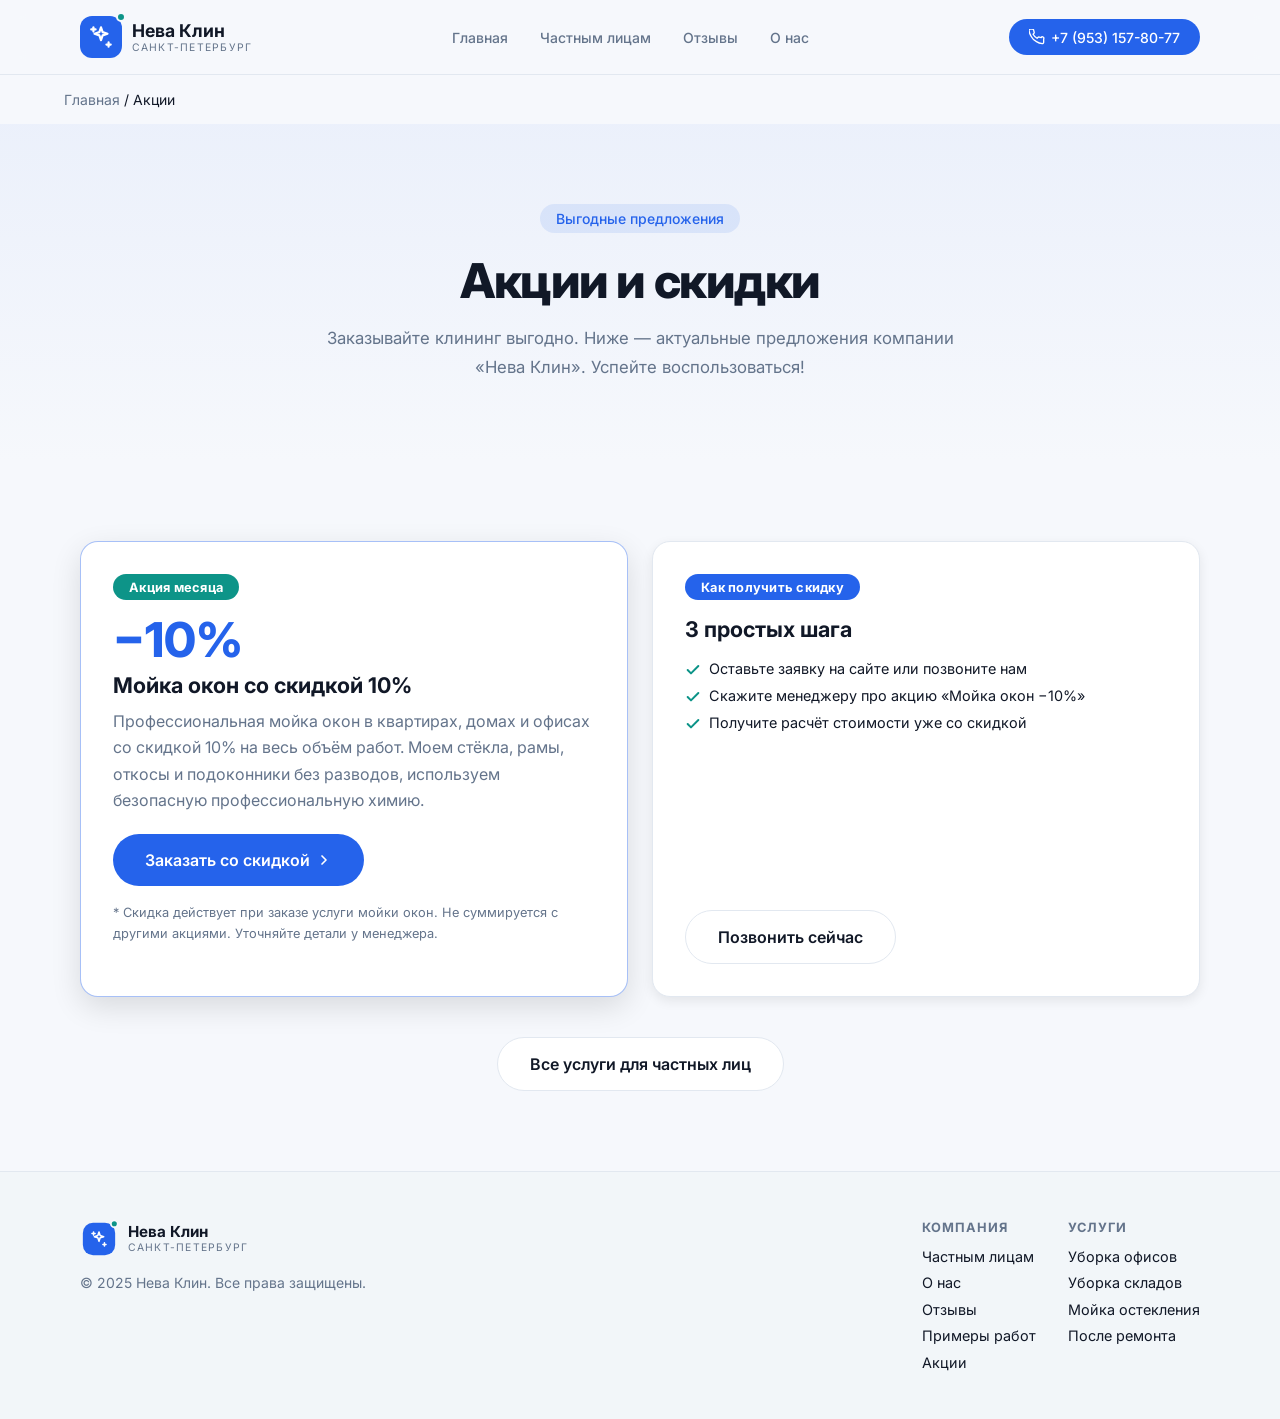
<file: pages/akcii.html>
<!DOCTYPE html>
<html lang="ru">
<head>
<meta charset="UTF-8"/>
<meta name="viewport" content="width=device-width, initial-scale=1.0"/>
<title>Акции и скидки на клининг в СПб — мойка окон со скидкой 10% | Нева Клин</title>
<meta name="description" content="Актуальные акции клининговой компании Нева Клин в Санкт-Петербурге: мойка окон со скидкой 10%. Успейте заказать выгодную уборку."/>
<meta name="theme-color" content="#2EA8E8"/>
<link rel="icon" type="image/x-icon" href="/favicon.ico"/>
<link rel="canonical" href="https://neva-klin.ru/pages/akcii.html"/>
<link rel="preconnect" href="https://fonts.googleapis.com"/>
<link href="https://fonts.googleapis.com/css2?family=Inter:wght@400;500;600;700;800&display=swap" rel="stylesheet"/>
<link rel="stylesheet" href="/assets/site.css"/>
</head>
<body>

<header>
  <div class="header-inner">
    <a href="/" class="logo">
      <div class="logo-icon">
        <svg width="26" height="26" viewBox="0 0 24 24" fill="none" stroke="currentColor" stroke-width="2" stroke-linecap="round" stroke-linejoin="round"><path d="M12 3l1.5 4.5L18 9l-4.5 1.5L12 15l-1.5-4.5L6 9l4.5-1.5z"/><path d="M5 3v4"/><path d="M19 17v4"/><path d="M3 5h4"/><path d="M17 19h4"/></svg>
        <div class="logo-dot"></div>
      </div>
      <div class="logo-text"><span>Нева Клин</span><span>Санкт-Петербург</span></div>
    </a>
    <nav>
      <a href="/">Главная</a>
      <a href="/pages/chastnym-licam.html">Частным лицам</a>
      <a href="/pages/otzyvy.html">Отзывы</a>
      <a href="/pages/o-nas.html">О нас</a>
    </nav>
    <a href="tel:+79531578077" class="btn-call">
      <svg width="16" height="16" viewBox="0 0 24 24" fill="none" stroke="currentColor" stroke-width="2" stroke-linecap="round" stroke-linejoin="round"><path d="M22 16.92v3a2 2 0 01-2.18 2 19.79 19.79 0 01-8.63-3.07A19.5 19.5 0 013.07 10.8a19.79 19.79 0 01-3.07-8.67A2 2 0 012 0h3a2 2 0 012 1.72c.127.96.361 1.903.7 2.81a2 2 0 01-.45 2.11L6.09 7.91a16 16 0 006 6l1.27-1.27a2 2 0 012.11-.45c.907.339 1.85.573 2.81.7A2 2 0 0122 14.92z"/></svg>
      <span class="btn-call-text">+7 (953) 157-80-77</span>
    </a>
  </div>
</header>

<div class="container crumbs"><a href="/">Главная</a> / <span>Акции</span></div>

<section class="page-hero">
  <div class="page-hero-inner anim">
    <div class="page-badge">Выгодные предложения</div>
    <h1>Акции и скидки</h1>
    <p>Заказывайте клининг выгодно. Ниже — актуальные предложения компании «Нева Клин». Успейте воспользоваться!</p>
  </div>
</section>

<section class="section">
  <div class="container">
    <div class="promo-grid">
      <!-- Главная акция -->
      <div class="promo-card featured">
        <span class="promo-badge">Акция месяца</span>
        <div class="promo-discount">−10%</div>
        <h3>Мойка окон со скидкой 10%</h3>
        <p>Профессиональная мойка окон в квартирах, домах и офисах со скидкой 10% на весь объём работ. Моем стёкла, рамы, откосы и подоконники без разводов, используем безопасную профессиональную химию.</p>
        <a href="/#contact" class="btn-primary">Заказать со скидкой
          <svg width="16" height="16" viewBox="0 0 24 24" fill="none" stroke="currentColor" stroke-width="2.5" stroke-linecap="round" stroke-linejoin="round"><polyline points="9 18 15 12 9 6"/></svg>
        </a>
        <p class="promo-terms">* Скидка действует при заказе услуги мойки окон. Не суммируется с другими акциями. Уточняйте детали у менеджера.</p>
      </div>

      <!-- Второй блок: как получить -->
      <div class="promo-card">
        <span class="promo-badge" style="background:var(--primary)">Как получить скидку</span>
        <h3>3 простых шага</h3>
        <ul class="svc-list" style="margin-top:.5rem">
          <li><svg width="16" height="16" viewBox="0 0 24 24" fill="none" stroke="currentColor" stroke-width="3" stroke-linecap="round" stroke-linejoin="round"><polyline points="20 6 9 17 4 12"/></svg>Оставьте заявку на сайте или позвоните нам</li>
          <li><svg width="16" height="16" viewBox="0 0 24 24" fill="none" stroke="currentColor" stroke-width="3" stroke-linecap="round" stroke-linejoin="round"><polyline points="20 6 9 17 4 12"/></svg>Скажите менеджеру про акцию «Мойка окон −10%»</li>
          <li><svg width="16" height="16" viewBox="0 0 24 24" fill="none" stroke="currentColor" stroke-width="3" stroke-linecap="round" stroke-linejoin="round"><polyline points="20 6 9 17 4 12"/></svg>Получите расчёт стоимости уже со скидкой</li>
        </ul>
        <a href="tel:+79531578077" class="btn-outline" style="margin-top:auto;align-self:flex-start">Позвонить сейчас</a>
      </div>
    </div>

    <div class="cta-row">
      <a href="/pages/chastnym-licam.html" class="btn-outline">Все услуги для частных лиц</a>
    </div>
  </div>
</section>

<footer>
  <div class="footer-inner">
    <div>
      <a href="/" class="logo" style="margin-bottom:1rem">
        <div class="logo-icon" style="transform:scale(.85)">
          <svg width="22" height="22" viewBox="0 0 24 24" fill="none" stroke="currentColor" stroke-width="2" stroke-linecap="round" stroke-linejoin="round"><path d="M12 3l1.5 4.5L18 9l-4.5 1.5L12 15l-1.5-4.5L6 9l4.5-1.5z"/><path d="M5 3v4M19 17v4M3 5h4M17 19h4"/></svg>
          <div class="logo-dot"></div>
        </div>
        <div class="logo-text"><span style="font-size:.95rem">Нева Клин</span><span>Санкт-Петербург</span></div>
      </a>
      <p class="footer-copy">© 2025 Нева Клин. Все права защищены.</p>
    </div>
    <div class="footer-nav">
      <div class="footer-col">
        <span class="footer-col-title">Компания</span>
        <a href="/pages/chastnym-licam.html">Частным лицам</a>
        <a href="/pages/o-nas.html">О нас</a>
        <a href="/pages/otzyvy.html">Отзывы</a>
        <a href="/pages/primery-rabot.html">Примеры работ</a>
        <a href="/pages/akcii.html">Акции</a>
      </div>
      <div class="footer-col">
        <span class="footer-col-title">Услуги</span>
        <a href="/pages/uborka-ofisov.html">Уборка офисов</a>
        <a href="/pages/uborka-skladov.html">Уборка складов</a>
        <a href="/pages/moyka-ostekleniya.html">Мойка остекления</a>
        <a href="/pages/poslestroitelnaya-uborka.html">После ремонта</a>
      </div>
    </div>
  </div>
</footer>

</body>
</html>
</file>
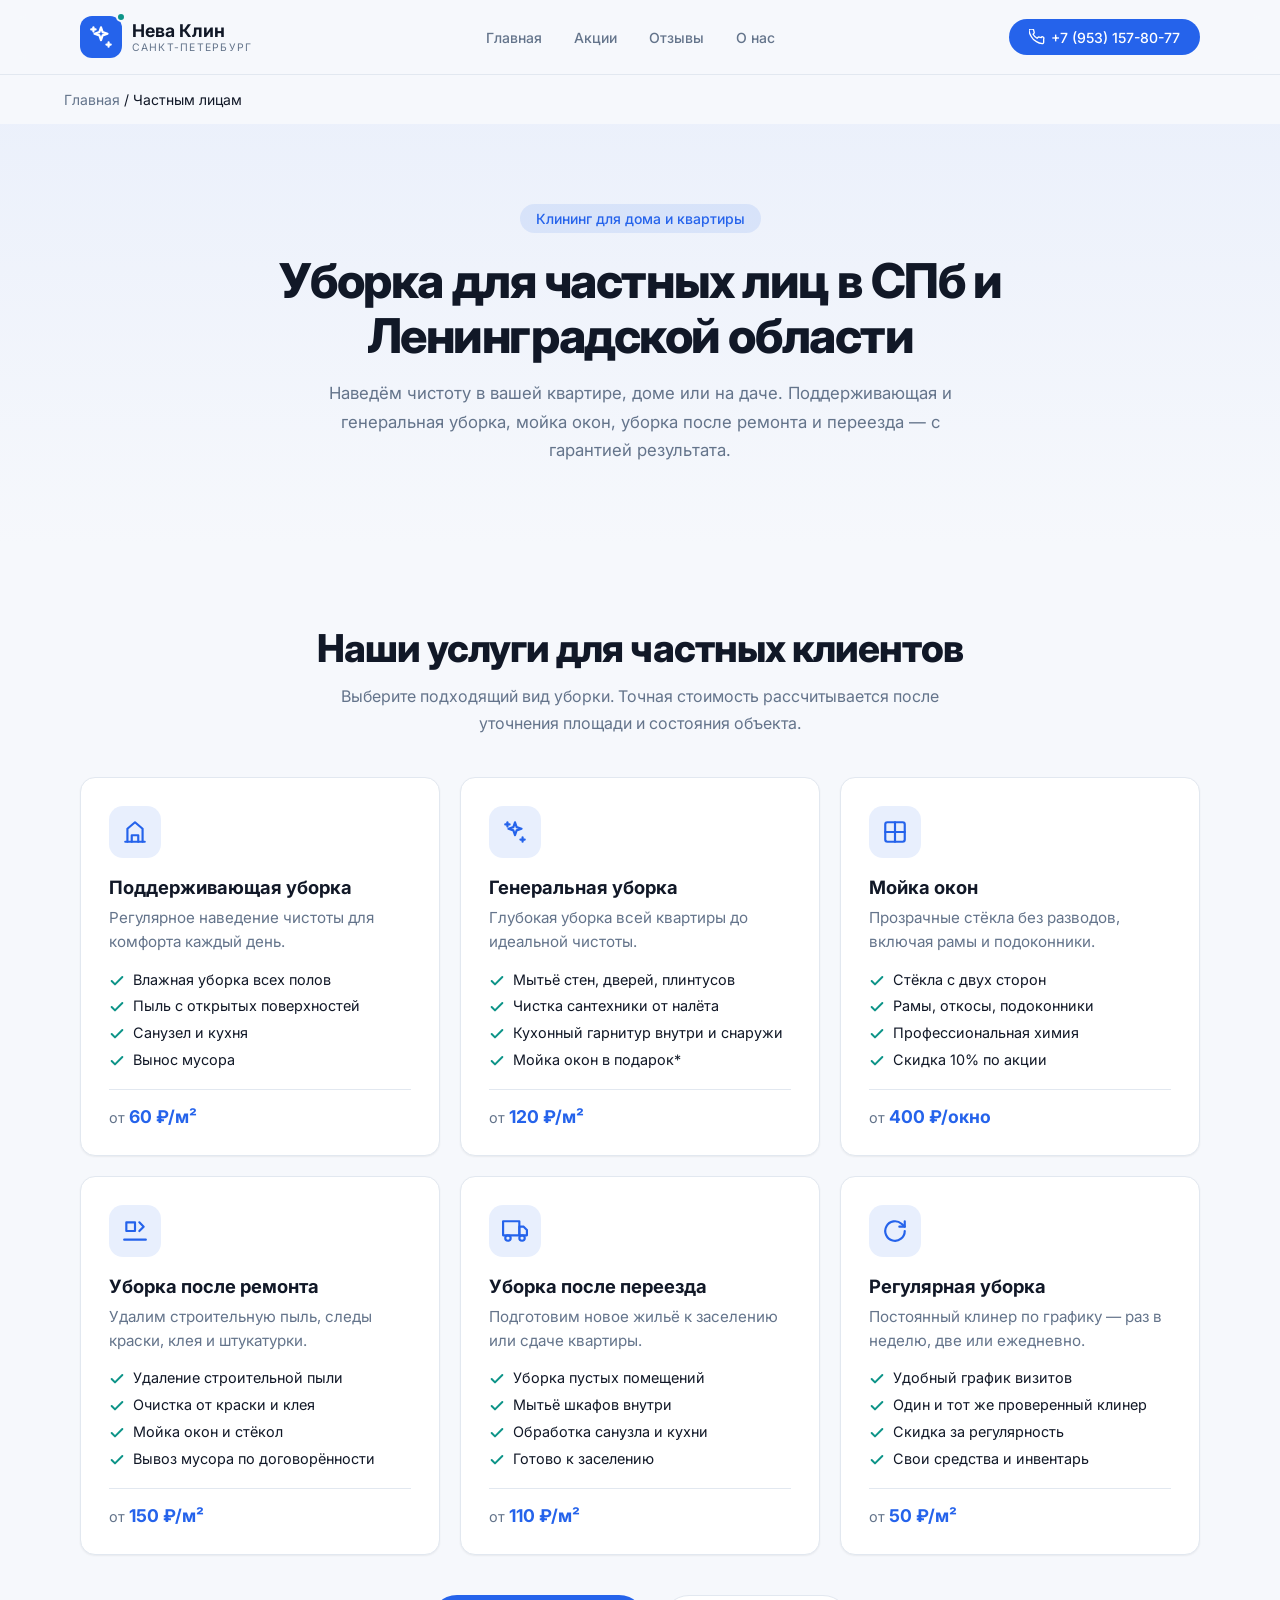
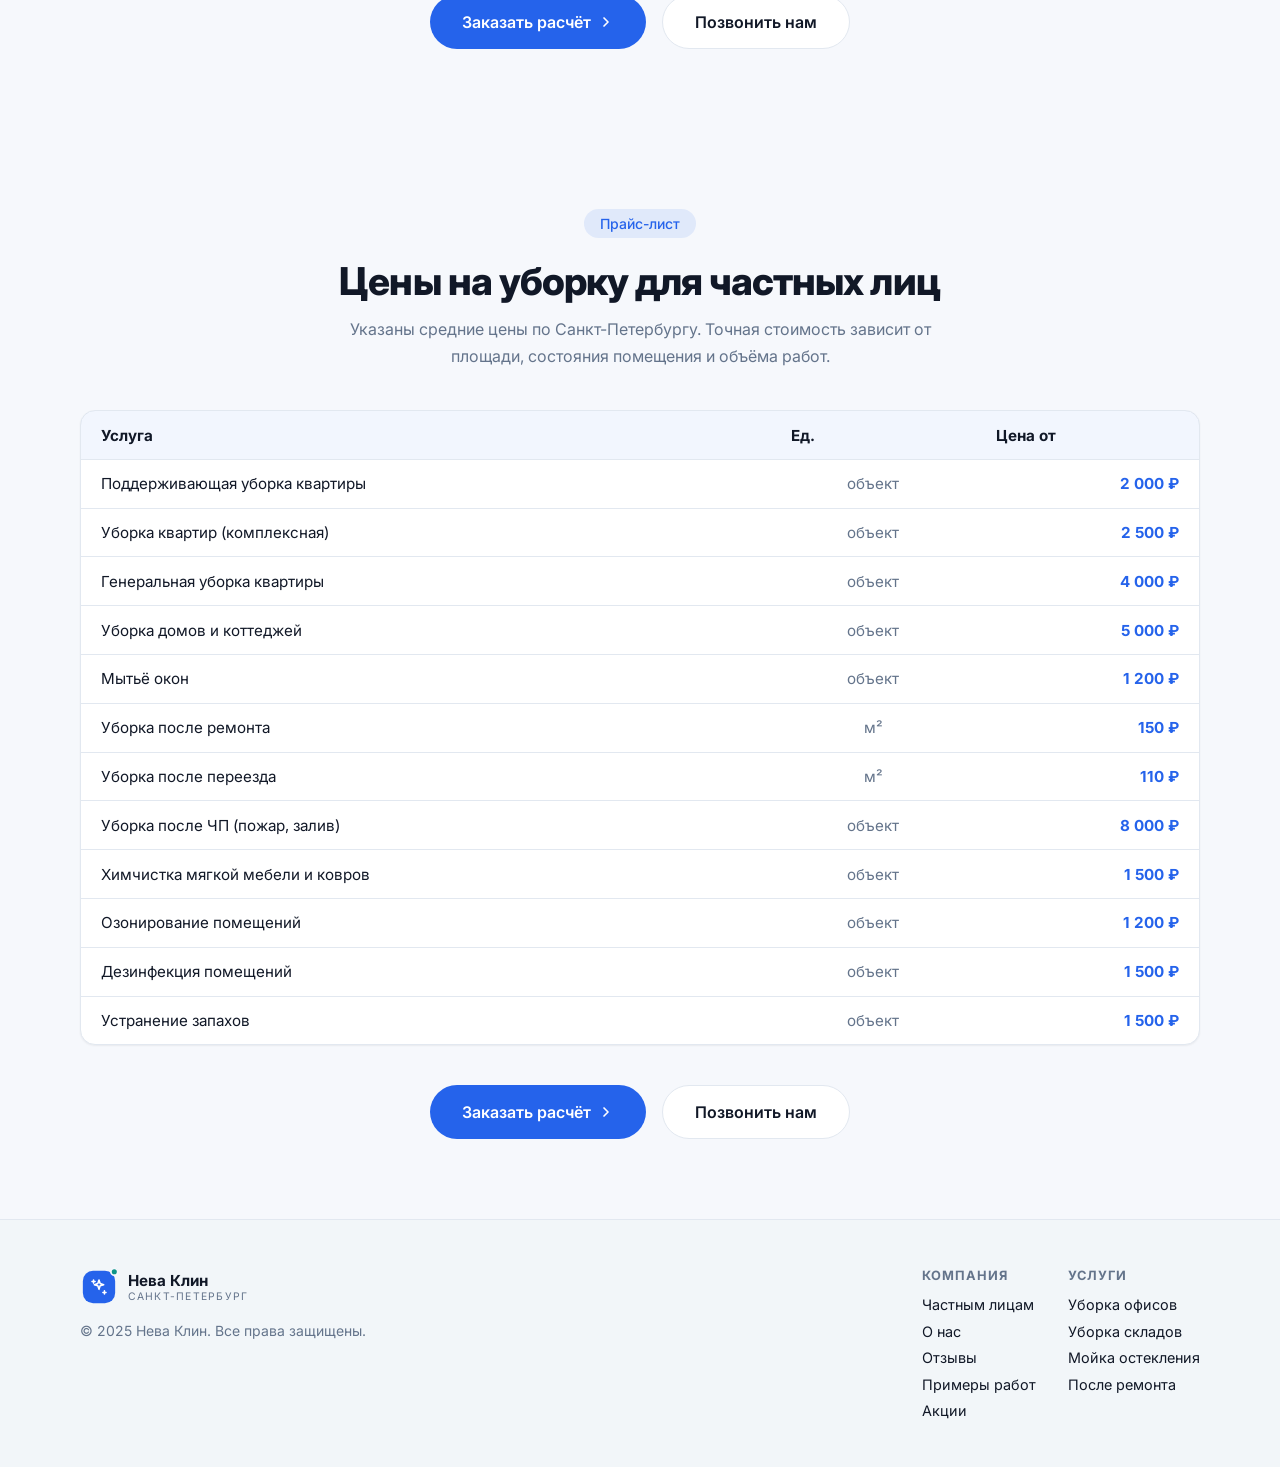
<file: pages/chastnym-licam.html>
<!DOCTYPE html>
<html lang="ru">
<head>
<meta charset="UTF-8"/>
<meta name="viewport" content="width=device-width, initial-scale=1.0"/>
<title>Уборка для частных лиц в СПб — поддерживающая, генеральная, мойка окон | Нева Клин</title>
<meta name="description" content="Клининг для частных лиц в Санкт-Петербурге и Ленинградской области: поддерживающая и генеральная уборка квартир, мойка окон, уборка после ремонта и переезда. Заказать расчёт."/>
<meta name="theme-color" content="#2EA8E8"/>
<link rel="icon" type="image/x-icon" href="/favicon.ico"/>
<link rel="canonical" href="https://neva-klin.ru/pages/chastnym-licam.html"/>
<link rel="preconnect" href="https://fonts.googleapis.com"/>
<link href="https://fonts.googleapis.com/css2?family=Inter:wght@400;500;600;700;800&display=swap" rel="stylesheet"/>
<link rel="stylesheet" href="/assets/site.css"/>
</head>
<body>

<!-- ══ HEADER ══ -->
<header>
  <div class="header-inner">
    <a href="/" class="logo">
      <div class="logo-icon">
        <svg width="26" height="26" viewBox="0 0 24 24" fill="none" stroke="currentColor" stroke-width="2" stroke-linecap="round" stroke-linejoin="round"><path d="M12 3l1.5 4.5L18 9l-4.5 1.5L12 15l-1.5-4.5L6 9l4.5-1.5z"/><path d="M5 3v4"/><path d="M19 17v4"/><path d="M3 5h4"/><path d="M17 19h4"/></svg>
        <div class="logo-dot"></div>
      </div>
      <div class="logo-text"><span>Нева Клин</span><span>Санкт-Петербург</span></div>
    </a>
    <nav>
      <a href="/">Главная</a>
      <a href="/pages/akcii.html">Акции</a>
      <a href="/pages/otzyvy.html">Отзывы</a>
      <a href="/pages/o-nas.html">О нас</a>
    </nav>
    <a href="tel:+79531578077" class="btn-call">
      <svg width="16" height="16" viewBox="0 0 24 24" fill="none" stroke="currentColor" stroke-width="2" stroke-linecap="round" stroke-linejoin="round"><path d="M22 16.92v3a2 2 0 01-2.18 2 19.79 19.79 0 01-8.63-3.07A19.5 19.5 0 013.07 10.8a19.79 19.79 0 01-3.07-8.67A2 2 0 012 0h3a2 2 0 012 1.72c.127.96.361 1.903.7 2.81a2 2 0 01-.45 2.11L6.09 7.91a16 16 0 006 6l1.27-1.27a2 2 0 012.11-.45c.907.339 1.85.573 2.81.7A2 2 0 0122 14.92z"/></svg>
      <span class="btn-call-text">+7 (953) 157-80-77</span>
    </a>
  </div>
</header>

<!-- ══ CRUMBS ══ -->
<div class="container crumbs"><a href="/">Главная</a> / <span>Частным лицам</span></div>

<!-- ══ HERO ══ -->
<section class="page-hero">
  <div class="page-hero-inner anim">
    <div class="page-badge">Клининг для дома и квартиры</div>
    <h1>Уборка для частных лиц в СПб и Ленинградской области</h1>
    <p>Наведём чистоту в вашей квартире, доме или на даче. Поддерживающая и генеральная уборка, мойка окон, уборка после ремонта и переезда — с гарантией результата.</p>
  </div>
</section>

<!-- ══ SERVICES ══ -->
<section class="section">
  <div class="container">
    <div class="section-head">
      <h2>Наши услуги для частных клиентов</h2>
      <p>Выберите подходящий вид уборки. Точная стоимость рассчитывается после уточнения площади и состояния объекта.</p>
    </div>

    <div class="svc-grid">
      <!-- Поддерживающая уборка -->
      <div class="svc-card">
        <div class="svc-icon">
          <svg width="26" height="26" viewBox="0 0 24 24" fill="none" stroke="currentColor" stroke-width="2" stroke-linecap="round" stroke-linejoin="round"><path d="M3 21h18"/><path d="M19 21V9l-7-6-7 6v12"/><path d="M9 21v-6h6v6"/></svg>
        </div>
        <h3>Поддерживающая уборка</h3>
        <p>Регулярное наведение чистоты для комфорта каждый день.</p>
        <ul class="svc-list">
          <li><svg width="16" height="16" viewBox="0 0 24 24" fill="none" stroke="currentColor" stroke-width="3" stroke-linecap="round" stroke-linejoin="round"><polyline points="20 6 9 17 4 12"/></svg>Влажная уборка всех полов</li>
          <li><svg width="16" height="16" viewBox="0 0 24 24" fill="none" stroke="currentColor" stroke-width="3" stroke-linecap="round" stroke-linejoin="round"><polyline points="20 6 9 17 4 12"/></svg>Пыль с открытых поверхностей</li>
          <li><svg width="16" height="16" viewBox="0 0 24 24" fill="none" stroke="currentColor" stroke-width="3" stroke-linecap="round" stroke-linejoin="round"><polyline points="20 6 9 17 4 12"/></svg>Санузел и кухня</li>
          <li><svg width="16" height="16" viewBox="0 0 24 24" fill="none" stroke="currentColor" stroke-width="3" stroke-linecap="round" stroke-linejoin="round"><polyline points="20 6 9 17 4 12"/></svg>Вынос мусора</li>
        </ul>
        <div class="svc-price">от <strong>60 ₽/м²</strong></div>
      </div>

      <!-- Генеральная уборка -->
      <div class="svc-card">
        <div class="svc-icon">
          <svg width="26" height="26" viewBox="0 0 24 24" fill="none" stroke="currentColor" stroke-width="2" stroke-linecap="round" stroke-linejoin="round"><path d="M12 3l1.5 4.5L18 9l-4.5 1.5L12 15l-1.5-4.5L6 9l4.5-1.5z"/><path d="M5 3v4"/><path d="M19 17v4"/><path d="M3 5h4"/><path d="M17 19h4"/></svg>
        </div>
        <h3>Генеральная уборка</h3>
        <p>Глубокая уборка всей квартиры до идеальной чистоты.</p>
        <ul class="svc-list">
          <li><svg width="16" height="16" viewBox="0 0 24 24" fill="none" stroke="currentColor" stroke-width="3" stroke-linecap="round" stroke-linejoin="round"><polyline points="20 6 9 17 4 12"/></svg>Мытьё стен, дверей, плинтусов</li>
          <li><svg width="16" height="16" viewBox="0 0 24 24" fill="none" stroke="currentColor" stroke-width="3" stroke-linecap="round" stroke-linejoin="round"><polyline points="20 6 9 17 4 12"/></svg>Чистка сантехники от налёта</li>
          <li><svg width="16" height="16" viewBox="0 0 24 24" fill="none" stroke="currentColor" stroke-width="3" stroke-linecap="round" stroke-linejoin="round"><polyline points="20 6 9 17 4 12"/></svg>Кухонный гарнитур внутри и снаружи</li>
          <li><svg width="16" height="16" viewBox="0 0 24 24" fill="none" stroke="currentColor" stroke-width="3" stroke-linecap="round" stroke-linejoin="round"><polyline points="20 6 9 17 4 12"/></svg>Мойка окон в подарок*</li>
        </ul>
        <div class="svc-price">от <strong>120 ₽/м²</strong></div>
      </div>

      <!-- Мойка окон -->
      <div class="svc-card">
        <div class="svc-icon">
          <svg width="26" height="26" viewBox="0 0 24 24" fill="none" stroke="currentColor" stroke-width="2" stroke-linecap="round" stroke-linejoin="round"><rect x="3" y="3" width="18" height="18" rx="2"/><path d="M3 12h18M12 3v18"/></svg>
        </div>
        <h3>Мойка окон</h3>
        <p>Прозрачные стёкла без разводов, включая рамы и подоконники.</p>
        <ul class="svc-list">
          <li><svg width="16" height="16" viewBox="0 0 24 24" fill="none" stroke="currentColor" stroke-width="3" stroke-linecap="round" stroke-linejoin="round"><polyline points="20 6 9 17 4 12"/></svg>Стёкла с двух сторон</li>
          <li><svg width="16" height="16" viewBox="0 0 24 24" fill="none" stroke="currentColor" stroke-width="3" stroke-linecap="round" stroke-linejoin="round"><polyline points="20 6 9 17 4 12"/></svg>Рамы, откосы, подоконники</li>
          <li><svg width="16" height="16" viewBox="0 0 24 24" fill="none" stroke="currentColor" stroke-width="3" stroke-linecap="round" stroke-linejoin="round"><polyline points="20 6 9 17 4 12"/></svg>Профессиональная химия</li>
          <li><svg width="16" height="16" viewBox="0 0 24 24" fill="none" stroke="currentColor" stroke-width="3" stroke-linecap="round" stroke-linejoin="round"><polyline points="20 6 9 17 4 12"/></svg>Скидка 10% по акции</li>
        </ul>
        <div class="svc-price">от <strong>400 ₽/окно</strong></div>
      </div>

      <!-- Уборка после ремонта -->
      <div class="svc-card">
        <div class="svc-icon">
          <svg width="26" height="26" viewBox="0 0 24 24" fill="none" stroke="currentColor" stroke-width="2" stroke-linecap="round" stroke-linejoin="round"><path d="M2 20h20"/><path d="M16 4l4 4-4 4"/><path d="M12 4v8H4V4h8z"/></svg>
        </div>
        <h3>Уборка после ремонта</h3>
        <p>Удалим строительную пыль, следы краски, клея и штукатурки.</p>
        <ul class="svc-list">
          <li><svg width="16" height="16" viewBox="0 0 24 24" fill="none" stroke="currentColor" stroke-width="3" stroke-linecap="round" stroke-linejoin="round"><polyline points="20 6 9 17 4 12"/></svg>Удаление строительной пыли</li>
          <li><svg width="16" height="16" viewBox="0 0 24 24" fill="none" stroke="currentColor" stroke-width="3" stroke-linecap="round" stroke-linejoin="round"><polyline points="20 6 9 17 4 12"/></svg>Очистка от краски и клея</li>
          <li><svg width="16" height="16" viewBox="0 0 24 24" fill="none" stroke="currentColor" stroke-width="3" stroke-linecap="round" stroke-linejoin="round"><polyline points="20 6 9 17 4 12"/></svg>Мойка окон и стёкол</li>
          <li><svg width="16" height="16" viewBox="0 0 24 24" fill="none" stroke="currentColor" stroke-width="3" stroke-linecap="round" stroke-linejoin="round"><polyline points="20 6 9 17 4 12"/></svg>Вывоз мусора по договорённости</li>
        </ul>
        <div class="svc-price">от <strong>150 ₽/м²</strong></div>
      </div>

      <!-- Уборка после переезда -->
      <div class="svc-card">
        <div class="svc-icon">
          <svg width="26" height="26" viewBox="0 0 24 24" fill="none" stroke="currentColor" stroke-width="2" stroke-linecap="round" stroke-linejoin="round"><path d="M1 3h15v13H1z"/><path d="M16 8h4l3 3v5h-7V8z"/><circle cx="5.5" cy="18.5" r="2.5"/><circle cx="18.5" cy="18.5" r="2.5"/></svg>
        </div>
        <h3>Уборка после переезда</h3>
        <p>Подготовим новое жильё к заселению или сдаче квартиры.</p>
        <ul class="svc-list">
          <li><svg width="16" height="16" viewBox="0 0 24 24" fill="none" stroke="currentColor" stroke-width="3" stroke-linecap="round" stroke-linejoin="round"><polyline points="20 6 9 17 4 12"/></svg>Уборка пустых помещений</li>
          <li><svg width="16" height="16" viewBox="0 0 24 24" fill="none" stroke="currentColor" stroke-width="3" stroke-linecap="round" stroke-linejoin="round"><polyline points="20 6 9 17 4 12"/></svg>Мытьё шкафов внутри</li>
          <li><svg width="16" height="16" viewBox="0 0 24 24" fill="none" stroke="currentColor" stroke-width="3" stroke-linecap="round" stroke-linejoin="round"><polyline points="20 6 9 17 4 12"/></svg>Обработка санузла и кухни</li>
          <li><svg width="16" height="16" viewBox="0 0 24 24" fill="none" stroke="currentColor" stroke-width="3" stroke-linecap="round" stroke-linejoin="round"><polyline points="20 6 9 17 4 12"/></svg>Готово к заселению</li>
        </ul>
        <div class="svc-price">от <strong>110 ₽/м²</strong></div>
      </div>

      <!-- Регулярная уборка -->
      <div class="svc-card">
        <div class="svc-icon">
          <svg width="26" height="26" viewBox="0 0 24 24" fill="none" stroke="currentColor" stroke-width="2" stroke-linecap="round" stroke-linejoin="round"><path d="M21 12a9 9 0 11-3-6.7L21 8"/><path d="M21 3v5h-5"/></svg>
        </div>
        <h3>Регулярная уборка</h3>
        <p>Постоянный клинер по графику — раз в неделю, две или ежедневно.</p>
        <ul class="svc-list">
          <li><svg width="16" height="16" viewBox="0 0 24 24" fill="none" stroke="currentColor" stroke-width="3" stroke-linecap="round" stroke-linejoin="round"><polyline points="20 6 9 17 4 12"/></svg>Удобный график визитов</li>
          <li><svg width="16" height="16" viewBox="0 0 24 24" fill="none" stroke="currentColor" stroke-width="3" stroke-linecap="round" stroke-linejoin="round"><polyline points="20 6 9 17 4 12"/></svg>Один и тот же проверенный клинер</li>
          <li><svg width="16" height="16" viewBox="0 0 24 24" fill="none" stroke="currentColor" stroke-width="3" stroke-linecap="round" stroke-linejoin="round"><polyline points="20 6 9 17 4 12"/></svg>Скидка за регулярность</li>
          <li><svg width="16" height="16" viewBox="0 0 24 24" fill="none" stroke="currentColor" stroke-width="3" stroke-linecap="round" stroke-linejoin="round"><polyline points="20 6 9 17 4 12"/></svg>Свои средства и инвентарь</li>
        </ul>
        <div class="svc-price">от <strong>50 ₽/м²</strong></div>
      </div>
    </div>

    <div class="cta-row">
      <a href="/#contact" class="btn-primary">Заказать расчёт
        <svg width="16" height="16" viewBox="0 0 24 24" fill="none" stroke="currentColor" stroke-width="2.5" stroke-linecap="round" stroke-linejoin="round"><polyline points="9 18 15 12 9 6"/></svg>
      </a>
      <a href="tel:+79531578077" class="btn-outline">Позвонить нам</a>
    </div>
  </div>
</section>

<!-- ══ PRICE LIST ══ -->
<section class="section" id="prices" style="background:var(--muted-bg,#f6f8fc)">
  <div class="container">
    <div class="section-head">
      <div class="page-badge">Прайс-лист</div>
      <h2>Цены на уборку для частных лиц</h2>
      <p>Указаны средние цены по Санкт-Петербургу. Точная стоимость зависит от площади, состояния помещения и объёма работ.</p>
    </div>

    <div class="price-table-wrap">
      <table class="price-table">
        <thead><tr><th>Услуга</th><th>Ед.</th><th>Цена от</th></tr></thead>
        <tbody>
          <tr><td>Поддерживающая уборка квартиры</td><td class="td-center">объект</td><td class="td-price">2 000 ₽</td></tr>
          <tr><td>Уборка квартир (комплексная)</td><td class="td-center">объект</td><td class="td-price">2 500 ₽</td></tr>
          <tr><td>Генеральная уборка квартиры</td><td class="td-center">объект</td><td class="td-price">4 000 ₽</td></tr>
          <tr><td>Уборка домов и коттеджей</td><td class="td-center">объект</td><td class="td-price">5 000 ₽</td></tr>
          <tr><td>Мытьё окон</td><td class="td-center">объект</td><td class="td-price">1 200 ₽</td></tr>
          <tr><td>Уборка после ремонта</td><td class="td-center">м²</td><td class="td-price">150 ₽</td></tr>
          <tr><td>Уборка после переезда</td><td class="td-center">м²</td><td class="td-price">110 ₽</td></tr>
          <tr><td>Уборка после ЧП (пожар, залив)</td><td class="td-center">объект</td><td class="td-price">8 000 ₽</td></tr>
          <tr><td>Химчистка мягкой мебели и ковров</td><td class="td-center">объект</td><td class="td-price">1 500 ₽</td></tr>
          <tr><td>Озонирование помещений</td><td class="td-center">объект</td><td class="td-price">1 200 ₽</td></tr>
          <tr><td>Дезинфекция помещений</td><td class="td-center">объект</td><td class="td-price">1 500 ₽</td></tr>
          <tr><td>Устранение запахов</td><td class="td-center">объект</td><td class="td-price">1 500 ₽</td></tr>
        </tbody>
      </table>
    </div>

    <div class="price-cards">
      <div class="price-card"><div class="price-card-name">Поддерживающая уборка квартиры</div><div class="price-card-row"><span class="price-card-unit">Ед.: объект</span><span class="price-card-val">от 2 000 ₽</span></div></div>
      <div class="price-card"><div class="price-card-name">Уборка квартир (комплексная)</div><div class="price-card-row"><span class="price-card-unit">Ед.: объект</span><span class="price-card-val">от 2 500 ₽</span></div></div>
      <div class="price-card"><div class="price-card-name">Генеральная уборка квартиры</div><div class="price-card-row"><span class="price-card-unit">Ед.: объект</span><span class="price-card-val">от 4 000 ₽</span></div></div>
      <div class="price-card"><div class="price-card-name">Уборка домов и коттеджей</div><div class="price-card-row"><span class="price-card-unit">Ед.: объект</span><span class="price-card-val">от 5 000 ₽</span></div></div>
      <div class="price-card"><div class="price-card-name">Мытьё окон</div><div class="price-card-row"><span class="price-card-unit">Ед.: объект</span><span class="price-card-val">от 1 200 ₽</span></div></div>
      <div class="price-card"><div class="price-card-name">Уборка после ремонта</div><div class="price-card-row"><span class="price-card-unit">Ед.: м²</span><span class="price-card-val">от 150 ₽</span></div></div>
      <div class="price-card"><div class="price-card-name">Уборка после переезда</div><div class="price-card-row"><span class="price-card-unit">Ед.: м²</span><span class="price-card-val">от 110 ₽</span></div></div>
      <div class="price-card"><div class="price-card-name">Уборка после ЧП (пожар, залив)</div><div class="price-card-row"><span class="price-card-unit">Ед.: объект</span><span class="price-card-val">от 8 000 ₽</span></div></div>
      <div class="price-card"><div class="price-card-name">Химчистка мебели и ковров</div><div class="price-card-row"><span class="price-card-unit">Ед.: объект</span><span class="price-card-val">от 1 500 ₽</span></div></div>
      <div class="price-card"><div class="price-card-name">Озонирование помещений</div><div class="price-card-row"><span class="price-card-unit">Ед.: объект</span><span class="price-card-val">от 1 200 ₽</span></div></div>
      <div class="price-card"><div class="price-card-name">Дезинфекция помещений</div><div class="price-card-row"><span class="price-card-unit">Ед.: объект</span><span class="price-card-val">от 1 500 ₽</span></div></div>
      <div class="price-card"><div class="price-card-name">Устранение запахов</div><div class="price-card-row"><span class="price-card-unit">Ед.: объект</span><span class="price-card-val">от 1 500 ₽</span></div></div>
    </div>

    <div class="cta-row">
      <a href="/#contact" class="btn-primary">Заказать расчёт
        <svg width="16" height="16" viewBox="0 0 24 24" fill="none" stroke="currentColor" stroke-width="2.5" stroke-linecap="round" stroke-linejoin="round"><polyline points="9 18 15 12 9 6"/></svg>
      </a>
      <a href="tel:+79531578077" class="btn-outline">Позвонить нам</a>
    </div>
  </div>
</section>

<!-- ══ FOOTER ══ -->
<footer>
  <div class="footer-inner">
    <div>
      <a href="/" class="logo" style="margin-bottom:1rem">
        <div class="logo-icon" style="transform:scale(.85)">
          <svg width="22" height="22" viewBox="0 0 24 24" fill="none" stroke="currentColor" stroke-width="2" stroke-linecap="round" stroke-linejoin="round"><path d="M12 3l1.5 4.5L18 9l-4.5 1.5L12 15l-1.5-4.5L6 9l4.5-1.5z"/><path d="M5 3v4M19 17v4M3 5h4M17 19h4"/></svg>
          <div class="logo-dot"></div>
        </div>
        <div class="logo-text"><span style="font-size:.95rem">Нева Клин</span><span>Санкт-Петербург</span></div>
      </a>
      <p class="footer-copy">© 2025 Нева Клин. Все права защищены.</p>
    </div>
    <div class="footer-nav">
      <div class="footer-col">
        <span class="footer-col-title">Компания</span>
        <a href="/pages/chastnym-licam.html">Частным лицам</a>
        <a href="/pages/o-nas.html">О нас</a>
        <a href="/pages/otzyvy.html">Отзывы</a>
        <a href="/pages/primery-rabot.html">Примеры работ</a>
        <a href="/pages/akcii.html">Акции</a>
      </div>
      <div class="footer-col">
        <span class="footer-col-title">Услуги</span>
        <a href="/pages/uborka-ofisov.html">Уборка офисов</a>
        <a href="/pages/uborka-skladov.html">Уборка складов</a>
        <a href="/pages/moyka-ostekleniya.html">Мойка остекления</a>
        <a href="/pages/poslestroitelnaya-uborka.html">После ремонта</a>
      </div>
    </div>
  </div>
</footer>

</body>
</html>
</file>
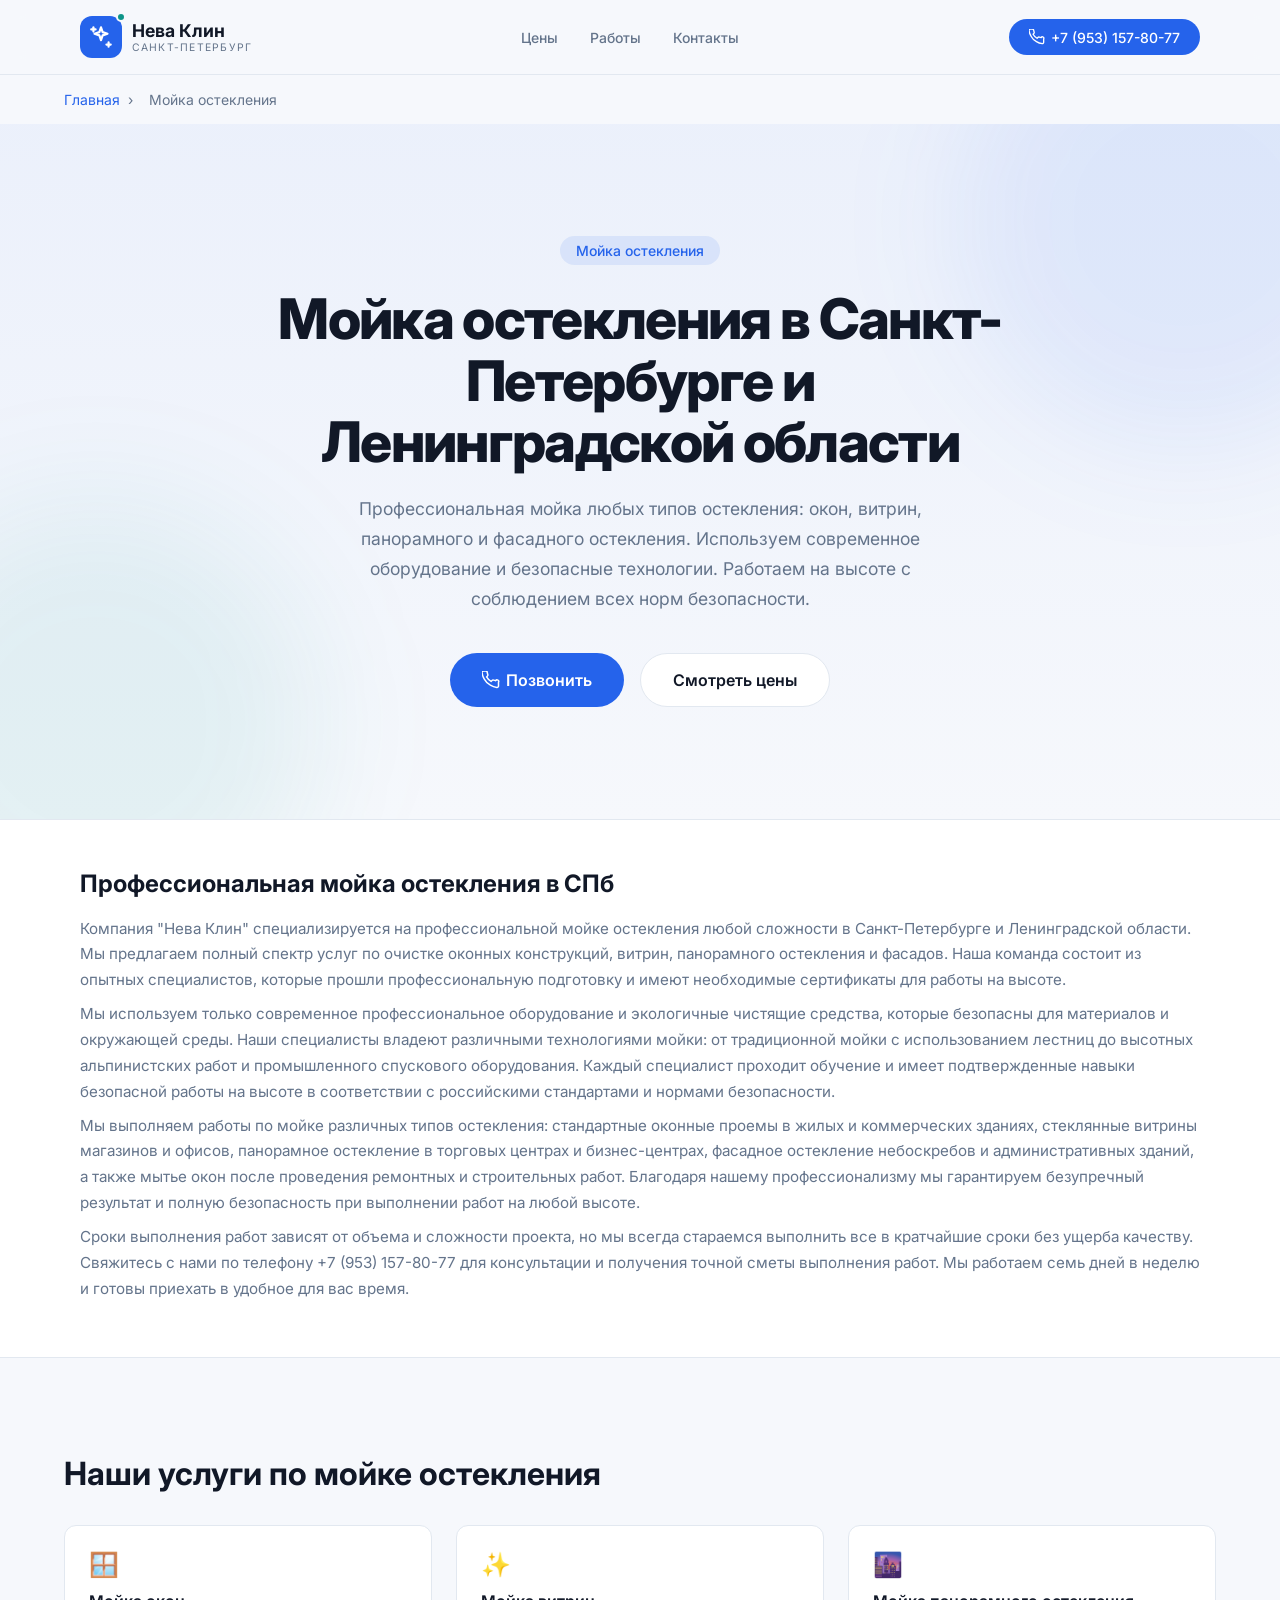
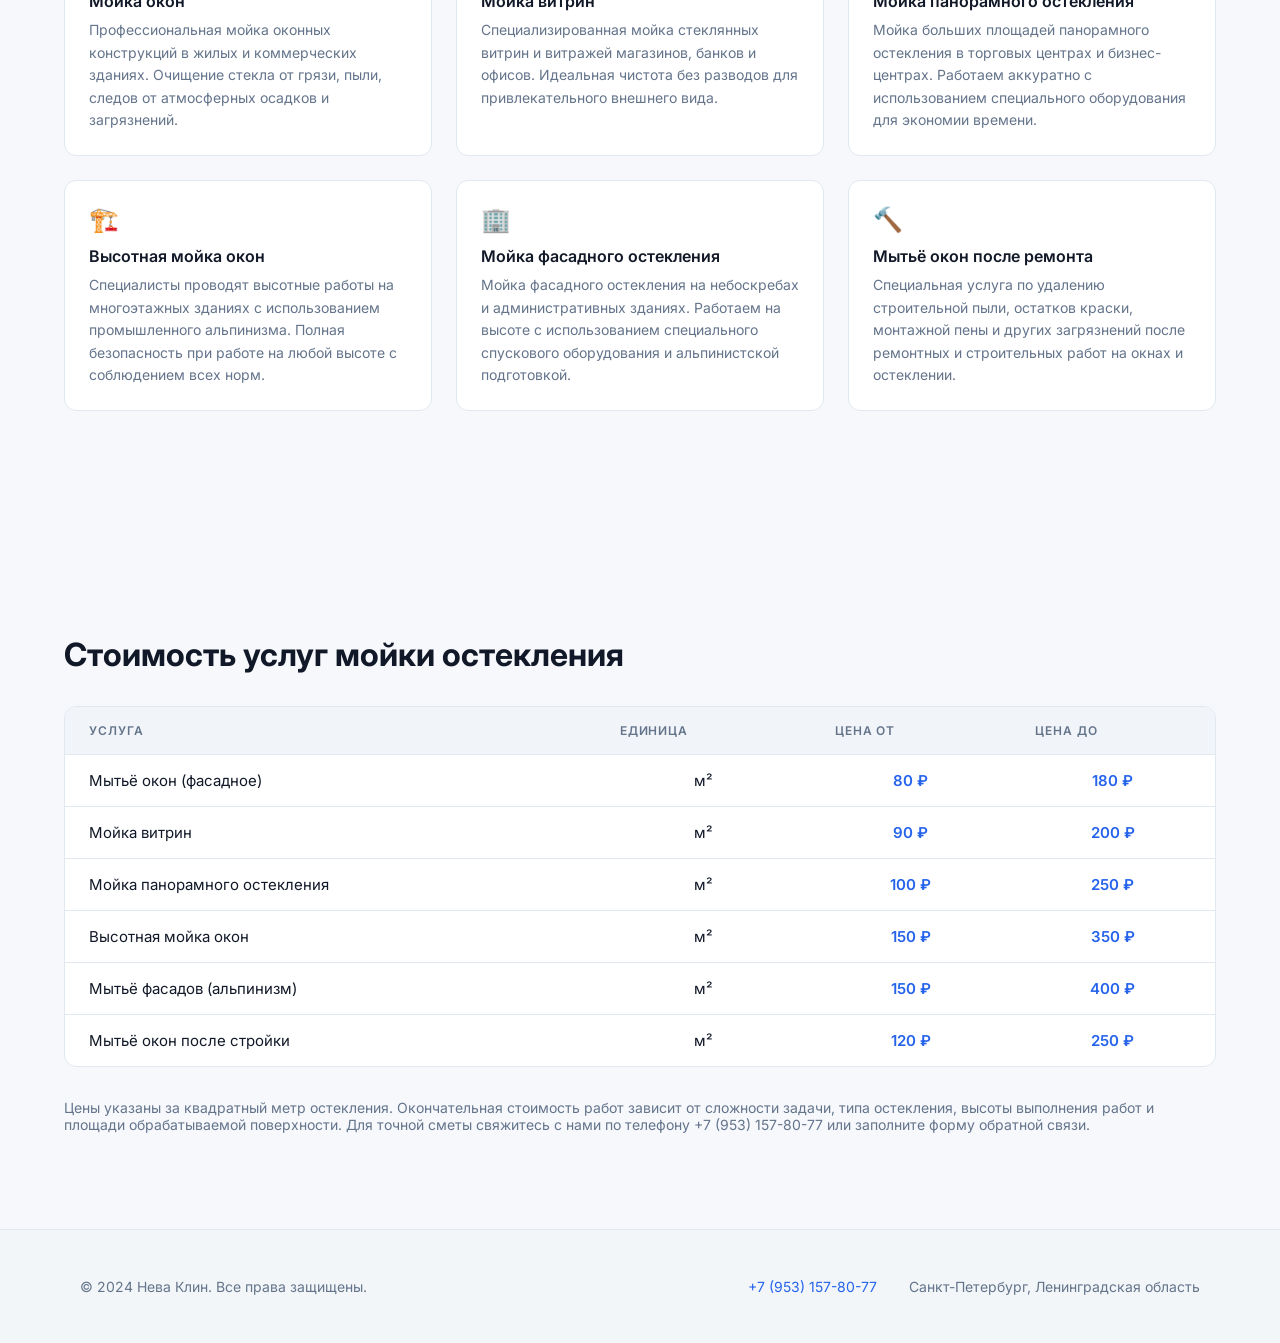
<file: pages/moyka-ostekleniya.html>
<!DOCTYPE html>
<html lang="ru">
<head>
  <meta charset="UTF-8">
  <meta name="viewport" content="width=device-width, initial-scale=1.0">
  <title>Мойка остекления в Санкт-Петербурге | Мойка окон, витрин, панорамного остекления | Нева Клин</title>
  <meta name="description" content="Мойка остекления любой сложности в Санкт-Петербурге и Ленинградской области. Мойка окон, витрин, панорамного остекления, высотная мойка окон. Профессиональное оборудование. Звоните +7 (953) 157-80-77">
  <meta name="keywords" content="мойка остекления спб, мойка окон санкт-петербург, мойка витрин, мойка панорамного остекления, высотная мойка окон, мытьё окон спб, мойка фасадного остекления, мойка окон бизнес центр">
  <meta name="keywords" content="клининг спб,клининг санкт-петербург,клининговая компания спб,уборка квартир,офисов,уборка коммерческих помещений,уборка складов,уборка торговых центров,уборка бизнес центров,мойка остекления,мойка фасадов,промышленный клининг,роторная очистка полов,машинная мойка полов,послестроительная уборка,клининг ленинградская область">
 <!-- Yandex.Metrika counter -->
<script type="text/javascript">
    (function(m,e,t,r,i,k,a){
        m[i]=m[i]||function(){(m[i].a=m[i].a||[]).push(arguments)};
        m[i].l=1*new Date();
        for (var j = 0; j < document.scripts.length; j++) {if (document.scripts[j].src === r) { return; }}
        k=e.createElement(t),a=e.getElementsByTagName(t)[0],k.async=1,k.src=r,a.parentNode.insertBefore(k,a)
    })(window, document,'script','https://mc.yandex.ru/metrika/tag.js?id=110255288', 'ym');

    ym(110255288, 'init', {ssr:true, webvisor:true, clickmap:true, ecommerce:"dataLayer", referrer: document.referrer, url: location.href, accurateTrackBounce:true, trackLinks:true});
</script>
<noscript><div><img src="https://mc.yandex.ru/watch/110255288" style="position:absolute; left:-9999px;" alt="" /></div></noscript>
<!-- /Yandex.Metrika counter --> 
  <!-- ===== FAVICON & PWA ICONS ===== -->
<!-- Classic favicon -->
<link rel="icon" type="image/x-icon" href="/favicon.ico">
<link rel="icon" type="image/png" sizes="16x16"  href="/icons/icon-16x16.png">
<link rel="icon" type="image/png" sizes="32x32"  href="/icons/icon-32x32.png">
<link rel="icon" type="image/png" sizes="96x96"  href="/icons/icon-96x96.png">

<!-- Apple Touch Icons -->
<link rel="apple-touch-icon"                    href="/icons/apple-touch-icon.png">
<link rel="apple-touch-icon" sizes="57x57"      href="/icons/icon-57x57.png">
<link rel="apple-touch-icon" sizes="60x60"      href="/icons/icon-60x60.png">
<link rel="apple-touch-icon" sizes="72x72"      href="/icons/icon-72x72.png">
<link rel="apple-touch-icon" sizes="76x76"      href="/icons/icon-76x76.png">
<link rel="apple-touch-icon" sizes="114x114"    href="/icons/icon-114x114.png">
<link rel="apple-touch-icon" sizes="120x120"    href="/icons/icon-120x120.png">
<link rel="apple-touch-icon" sizes="144x144"    href="/icons/icon-144x144.png">
<link rel="apple-touch-icon" sizes="152x152"    href="/icons/icon-152x152.png">
<link rel="apple-touch-icon" sizes="167x167"    href="/icons/icon-167x167.png">
<link rel="apple-touch-icon" sizes="180x180"    href="/icons/icon-180x180.png">

<!-- Safari Pinned Tab (monochrome SVG) -->
<link rel="mask-icon" href="/icons/mask-icon.svg" color="#2EA8E8">

<!-- Android / Chrome -->
<link rel="icon" type="image/png" sizes="192x192" href="/icons/icon-192x192.png">
<link rel="icon" type="image/png" sizes="512x512" href="/icons/icon-512x512.png">

<!-- Windows -->
<meta name="msapplication-TileImage" content="/icons/mstile-150x150.png">
<meta name="msapplication-TileColor" content="#2EA8E8">
<meta name="msapplication-config"    content="/browserconfig.xml">

<!-- PWA theme -->
<meta name="theme-color" content="#2EA8E8">

<!-- PWA Manifest -->
<link rel="manifest" href="/site.webmanifest">

<link rel="preconnect" href="https://fonts.googleapis.com"/>
  <link rel="canonical" href="https://neva-klin.ru/pages/moyka-ostekleniya.html">
  <meta name="robots" content="index, follow">
  <link href="https://fonts.googleapis.com/css2?family=Inter:wght@400;500;600;700;800&display=swap" rel="stylesheet"/>
  <script type="application/ld+json">
  {"@context":"https://schema.org","@type":"LocalBusiness","name":"Нева Клин","telephone":"+79531578077","address":{"@type":"PostalAddress","addressLocality":"Санкт-Петербург","addressRegion":"Ленинградская область","addressCountry":"RU"},"areaServed":["Санкт-Петербург","Ленинградская область"]}
  </script>
  <script type="application/ld+json">
  {"@context":"https://schema.org","@type":"Service","serviceType":"Мойка остекления","provider":{"@type":"LocalBusiness","name":"Нева Клин","telephone":"+79531578077"},"areaServed":["Санкт-Петербург","Ленинградская область"],"description":"Мойка остекления любой сложности в Санкт-Петербурге"}
  </script>
  <style>
    *, *::before, *::after { box-sizing: border-box; margin: 0; padding: 0; }
    :root { --background: #f6f8fc; --foreground: #111827; --card: #ffffff; --card-foreground: #111827; --primary: #2563eb; --primary-fg: #ffffff; --secondary: #0d9488; --secondary-fg: #ffffff; --muted: #f1f5f9; --muted-fg: #64748b; --border: #e2e8f0; --input-bg: #f1f5f9; --ring: #2563eb; --radius: 0.75rem; --shadow-sm: 0 1px 2px rgba(0,0,0,.06); --shadow: 0 4px 12px rgba(0,0,0,.08); --shadow-lg: 0 10px 30px rgba(0,0,0,.12); }
    html { scroll-behavior: smooth; }
    body { font-family: 'Inter', sans-serif; background: var(--background); color: var(--foreground); -webkit-font-smoothing: antialiased; min-height: 100vh; }
    .container { max-width: 1152px; margin: 0 auto; padding: 0 1rem; }
    .text-primary { color: var(--primary); }
    header { position: sticky; top: 0; z-index: 50; background: rgba(246,248,252,.85); backdrop-filter: blur(12px); border-bottom: 1px solid var(--border); }
    .header-inner { display: flex; align-items: center; justify-content: space-between; padding: 1rem; max-width: 1152px; margin: 0 auto; }
    .logo { display: flex; align-items: center; gap: .6rem; text-decoration: none; }
    .logo-icon { position: relative; background: var(--primary); border-radius: 12px; padding: 8px; display: flex; align-items: center; justify-content: center; }
    .logo-icon svg { color: #fff; }
    .logo-dot { position: absolute; top: -4px; right: -4px; width: 10px; height: 10px; border-radius: 50%; background: var(--secondary); border: 2px solid var(--background); }
    .logo-text span:first-child { display: block; font-weight: 700; font-size: 1.1rem; color: var(--foreground); line-height: 1.2; }
    .logo-text span:last-child { display: block; font-size: .65rem; letter-spacing: .12em; color: var(--muted-fg); text-transform: uppercase; }
    nav { display: flex; align-items: center; gap: 2rem; }
    nav a { font-size: .875rem; font-weight: 500; color: var(--muted-fg); text-decoration: none; transition: color .2s; }
    nav a:hover { color: var(--foreground); }
    .btn-call { display: flex; align-items: center; gap: .4rem; background: var(--primary); color: #fff; padding: .6rem 1.25rem; border-radius: 99px; font-size: .875rem; font-weight: 500; text-decoration: none; transition: box-shadow .2s, transform .15s; white-space: nowrap; }
    .btn-call:hover { box-shadow: 0 8px 20px rgba(37,99,235,.3); transform: translateY(-1px); }
    @media (max-width:768px) { nav { display: none; } .btn-call-text { display: none; } }
    .hero { position: relative; overflow: hidden; background: linear-gradient(to bottom, rgba(37,99,235,.05), var(--background)); padding: 5rem 0; }
    @media (min-width:768px) { .hero { padding: 7rem 0; } }
    .hero-blob1 { position: absolute; top: -8rem; right: -8rem; width: 28rem; height: 28rem; background: rgba(37,99,235,.08); border-radius: 50%; filter: blur(60px); pointer-events: none; }
    .hero-blob2 { position: absolute; bottom: -8rem; left: -8rem; width: 28rem; height: 28rem; background: rgba(13,148,136,.08); border-radius: 50%; filter: blur(60px); pointer-events: none; }
    .hero-inner { position: relative; text-align: center; max-width: 768px; margin: 0 auto; padding: 0 1rem; }
    .hero-badge { display: inline-block; background: rgba(37,99,235,.1); color: var(--primary); border-radius: 99px; padding: .375rem 1rem; font-size: .875rem; font-weight: 500; margin-bottom: 1.5rem; }
    .hero h1 { font-size: clamp(2rem, 5vw, 3.5rem); font-weight: 800; line-height: 1.1; letter-spacing: -.03em; color: var(--foreground); margin-bottom: 1.25rem; }
    .hero p { font-size: 1.1rem; color: var(--muted-fg); max-width: 36rem; margin: 0 auto 2.5rem; line-height: 1.7; }
    .hero-cta { display: flex; flex-wrap: wrap; gap: 1rem; justify-content: center; }
    .btn-primary { display: inline-flex; align-items: center; gap: .4rem; background: var(--primary); color: #fff; padding: 1rem 2rem; border-radius: 99px; font-size: 1rem; font-weight: 600; text-decoration: none; border: none; cursor: pointer; transition: box-shadow .2s, transform .15s; }
    .btn-primary:hover { box-shadow: 0 12px 28px rgba(37,99,235,.3); transform: translateY(-2px); }
    .btn-outline { display: inline-flex; align-items: center; gap: .4rem; background: var(--card); color: var(--foreground); padding: 1rem 2rem; border-radius: 99px; font-size: 1rem; font-weight: 600; text-decoration: none; border: 1px solid var(--border); cursor: pointer; transition: background .2s; }
    .btn-outline:hover { background: var(--muted); }
    .seo-text { padding: 3rem 0; background: var(--card); border-top: 1px solid var(--border); border-bottom: 1px solid var(--border); }
    .seo-text h2 { font-size: 1.5rem; font-weight: 700; margin-bottom: 1rem; line-height: 1.3; }
    .seo-text p { color: var(--muted-fg); line-height: 1.7; margin-bottom: .5rem; font-size: .95rem; }
    footer { background: rgba(241,245,249,.6); border-top: 1px solid var(--border); padding: 3rem 0; }
    .footer-inner { max-width: 1152px; margin: 0 auto; padding: 0 1rem; display: flex; flex-wrap: wrap; align-items: center; justify-content: space-between; gap: 1.5rem; }
    .footer-copy { font-size: .875rem; color: var(--muted-fg); }
    @keyframes fadeUp { from { opacity: 0; transform: translateY(16px); } to { opacity: 1; transform: translateY(0); } }
    .anim { animation: fadeUp .5s both; }
    .service-page { padding: 4rem 0; }
    @media (min-width:768px) { .service-page { padding: 6rem 0; } }
    .service-page h2 { font-size: clamp(1.5rem, 3vw, 2rem); font-weight: 700; margin-bottom: 1.25rem; }
    .service-features { display: grid; grid-template-columns: repeat(auto-fit, minmax(280px, 1fr)); gap: 1.5rem; margin: 2rem 0; }
    .feature-card { background: var(--card); border: 1px solid var(--border); border-radius: var(--radius); padding: 1.5rem; transition: box-shadow .2s, transform .15s; }
    .feature-card:hover { box-shadow: var(--shadow); transform: translateY(-2px); }
    .feature-card h3 { font-size: 1rem; font-weight: 600; margin-bottom: .5rem; }
    .feature-card p { font-size: .875rem; color: var(--muted-fg); line-height: 1.6; }
    .feature-icon { font-size: 1.5rem; margin-bottom: .75rem; display: block; }
    .price-block { background: var(--card); border: 1px solid var(--border); border-radius: var(--radius); overflow: hidden; margin: 2rem 0; }
    .price-block table { width: 100%; border-collapse: collapse; }
    .price-block th { padding: 1rem 1.5rem; text-align: left; font-size: .75rem; font-weight: 600; letter-spacing: .08em; text-transform: uppercase; color: var(--muted-fg); background: var(--muted); }
    .price-block td { padding: 1rem 1.5rem; font-size: .9375rem; border-top: 1px solid var(--border); }
    .price-block tr:hover td { background: rgba(0,0,0,.02); }
    .td-price { font-weight: 600; color: var(--primary); text-align: center; }
    .td-center { text-align: center; }
    .breadcrumb { padding: 1rem 0; font-size: .875rem; color: var(--muted-fg); }
    .breadcrumb a { color: var(--primary); text-decoration: none; }
    .breadcrumb a:hover { text-decoration: underline; }
    .breadcrumb span { margin: 0 .5rem; }
  </style>
</head>
<body>
  <header>
    <div class="header-inner">
      <a href="../index.html" class="logo">
        <div class="logo-icon">
          <svg width="26" height="26" viewBox="0 0 24 24" fill="none" stroke="currentColor" stroke-width="2" stroke-linecap="round" stroke-linejoin="round"><path d="M12 3l1.5 4.5L18 9l-4.5 1.5L12 15l-1.5-4.5L6 9l4.5-1.5z"/><path d="M5 3v4"/><path d="M19 17v4"/><path d="M3 5h4"/><path d="M17 19h4"/></svg>
          <div class="logo-dot"></div>
        </div>
        <div class="logo-text"><span>Нева Клин</span><span>Санкт-Петербург</span></div>
      </a>
      <nav><a href="../index.html#prices">Цены</a><a href="../index.html#portfolio">Работы</a><a href="../index.html#contact">Контакты</a></nav>
      <a href="tel:+79531578077" class="btn-call">
        <svg width="16" height="16" viewBox="0 0 24 24" fill="none" stroke="currentColor" stroke-width="2" stroke-linecap="round" stroke-linejoin="round"><path d="M22 16.92v3a2 2 0 01-2.18 2 19.79 19.79 0 01-8.63-3.07A19.5 19.5 0 013.07 10.8a19.79 19.79 0 01-3.07-8.67A2 2 0 012 0h3a2 2 0 012 1.72c.127.96.361 1.903.7 2.81a2 2 0 01-.45 2.11L6.09 7.91a16 16 0 006 6l1.27-1.27a2 2 0 012.11-.45c.907.339 1.85.573 2.81.7A2 2 0 0122 14.92z"/></svg>
        <span class="btn-call-text">+7 (953) 157-80-77</span>
      </a>
    </div>
  </header>

  <div class="breadcrumb container">
    <a href="../index.html">Главная</a><span>›</span><span>Мойка остекления</span>
  </div>

  <div class="hero">
    <div class="hero-blob1"></div>
    <div class="hero-blob2"></div>
    <div class="hero-inner">
      <div class="hero-badge">Мойка остекления</div>
      <h1>Мойка остекления в Санкт-Петербурге и Ленинградской области</h1>
      <p>Профессиональная мойка любых типов остекления: окон, витрин, панорамного и фасадного остекления. Используем современное оборудование и безопасные технологии. Работаем на высоте с соблюдением всех норм безопасности.</p>
      <div class="hero-cta">
        <a href="tel:+79531578077" class="btn-primary">
          <svg width="18" height="18" viewBox="0 0 24 24" fill="none" stroke="currentColor" stroke-width="2" stroke-linecap="round" stroke-linejoin="round"><path d="M22 16.92v3a2 2 0 01-2.18 2 19.79 19.79 0 01-8.63-3.07A19.5 19.5 0 013.07 10.8a19.79 19.79 0 01-3.07-8.67A2 2 0 012 0h3a2 2 0 012 1.72c.127.96.361 1.903.7 2.81a2 2 0 01-.45 2.11L6.09 7.91a16 16 0 006 6l1.27-1.27a2 2 0 012.11-.45c.907.339 1.85.573 2.81.7A2 2 0 0122 14.92z"/></svg>
          Позвонить
        </a>
        <a href="#prices" class="btn-outline">Смотреть цены</a>
      </div>
    </div>
  </div>

  <div class="seo-text">
    <div class="container">
      <h2>Профессиональная мойка остекления в СПб</h2>
      <p>Компания "Нева Клин" специализируется на профессиональной мойке остекления любой сложности в Санкт-Петербурге и Ленинградской области. Мы предлагаем полный спектр услуг по очистке оконных конструкций, витрин, панорамного остекления и фасадов. Наша команда состоит из опытных специалистов, которые прошли профессиональную подготовку и имеют необходимые сертификаты для работы на высоте.</p>
      <p>Мы используем только современное профессиональное оборудование и экологичные чистящие средства, которые безопасны для материалов и окружающей среды. Наши специалисты владеют различными технологиями мойки: от традиционной мойки с использованием лестниц до высотных альпинистских работ и промышленного спускового оборудования. Каждый специалист проходит обучение и имеет подтвержденные навыки безопасной работы на высоте в соответствии с российскими стандартами и нормами безопасности.</p>
      <p>Мы выполняем работы по мойке различных типов остекления: стандартные оконные проемы в жилых и коммерческих зданиях, стеклянные витрины магазинов и офисов, панорамное остекление в торговых центрах и бизнес-центрах, фасадное остекление небоскребов и административных зданий, а также мытье окон после проведения ремонтных и строительных работ. Благодаря нашему профессионализму мы гарантируем безупречный результат и полную безопасность при выполнении работ на любой высоте.</p>
      <p>Сроки выполнения работ зависят от объема и сложности проекта, но мы всегда стараемся выполнить все в кратчайшие сроки без ущерба качеству. Свяжитесь с нами по телефону +7 (953) 157-80-77 для консультации и получения точной сметы выполнения работ. Мы работаем семь дней в неделю и готовы приехать в удобное для вас время.</p>
    </div>
  </div>

  <div class="service-page container">
    <h2>Наши услуги по мойке остекления</h2>
    <div class="service-features">
      <div class="feature-card">
        <span class="feature-icon">🪟</span>
        <h3>Мойка окон</h3>
        <p>Профессиональная мойка оконных конструкций в жилых и коммерческих зданиях. Очищение стекла от грязи, пыли, следов от атмосферных осадков и загрязнений.</p>
      </div>
      <div class="feature-card">
        <span class="feature-icon">✨</span>
        <h3>Мойка витрин</h3>
        <p>Специализированная мойка стеклянных витрин и витражей магазинов, банков и офисов. Идеальная чистота без разводов для привлекательного внешнего вида.</p>
      </div>
      <div class="feature-card">
        <span class="feature-icon">🌆</span>
        <h3>Мойка панорамного остекления</h3>
        <p>Мойка больших площадей панорамного остекления в торговых центрах и бизнес-центрах. Работаем аккуратно с использованием специального оборудования для экономии времени.</p>
      </div>
      <div class="feature-card">
        <span class="feature-icon">🏗️</span>
        <h3>Высотная мойка окон</h3>
        <p>Специалисты проводят высотные работы на многоэтажных зданиях с использованием промышленного альпинизма. Полная безопасность при работе на любой высоте с соблюдением всех норм.</p>
      </div>
      <div class="feature-card">
        <span class="feature-icon">🏢</span>
        <h3>Мойка фасадного остекления</h3>
        <p>Мойка фасадного остекления на небоскребах и административных зданиях. Работаем на высоте с использованием специального спускового оборудования и альпинистской подготовкой.</p>
      </div>
      <div class="feature-card">
        <span class="feature-icon">🔨</span>
        <h3>Мытьё окон после ремонта</h3>
        <p>Специальная услуга по удалению строительной пыли, остатков краски, монтажной пены и других загрязнений после ремонтных и строительных работ на окнах и остеклении.</p>
      </div>
    </div>
  </div>

  <div class="service-page container" id="prices">
    <h2>Стоимость услуг мойки остекления</h2>
    <div class="price-block">
      <table>
        <thead>
          <tr>
            <th>Услуга</th>
            <th class="td-center">Единица</th>
            <th class="td-center">Цена от</th>
            <th class="td-center">Цена до</th>
          </tr>
        </thead>
        <tbody>
          <tr>
            <td>Мытьё окон (фасадное)</td>
            <td class="td-center">м²</td>
            <td class="td-price td-center">80 ₽</td>
            <td class="td-price td-center">180 ₽</td>
          </tr>
          <tr>
            <td>Мойка витрин</td>
            <td class="td-center">м²</td>
            <td class="td-price td-center">90 ₽</td>
            <td class="td-price td-center">200 ₽</td>
          </tr>
          <tr>
            <td>Мойка панорамного остекления</td>
            <td class="td-center">м²</td>
            <td class="td-price td-center">100 ₽</td>
            <td class="td-price td-center">250 ₽</td>
          </tr>
          <tr>
            <td>Высотная мойка окон</td>
            <td class="td-center">м²</td>
            <td class="td-price td-center">150 ₽</td>
            <td class="td-price td-center">350 ₽</td>
          </tr>
          <tr>
            <td>Мытьё фасадов (альпинизм)</td>
            <td class="td-center">м²</td>
            <td class="td-price td-center">150 ₽</td>
            <td class="td-price td-center">400 ₽</td>
          </tr>
          <tr>
            <td>Мытьё окон после стройки</td>
            <td class="td-center">м²</td>
            <td class="td-price td-center">120 ₽</td>
            <td class="td-price td-center">250 ₽</td>
          </tr>
        </tbody>
      </table>
    </div>
    <p style="color: var(--muted-fg); font-size: 0.875rem; margin-top: 1.5rem;">Цены указаны за квадратный метр остекления. Окончательная стоимость работ зависит от сложности задачи, типа остекления, высоты выполнения работ и площади обрабатываемой поверхности. Для точной сметы свяжитесь с нами по телефону +7 (953) 157-80-77 или заполните форму обратной связи.</p>
  </div>

  <footer>
    <div class="footer-inner">
      <span class="footer-copy">&copy; 2024 Нева Клин. Все права защищены.</span>
      <div style="display: flex; gap: 2rem; font-size: .875rem;">
        <a href="tel:+79531578077" style="color: var(--primary); text-decoration: none;">+7 (953) 157-80-77</a>
        <span style="color: var(--muted-fg);">Санкт-Петербург, Ленинградская область</span>
      </div>
    </div>
  </footer>
</body>
</html>
</file>
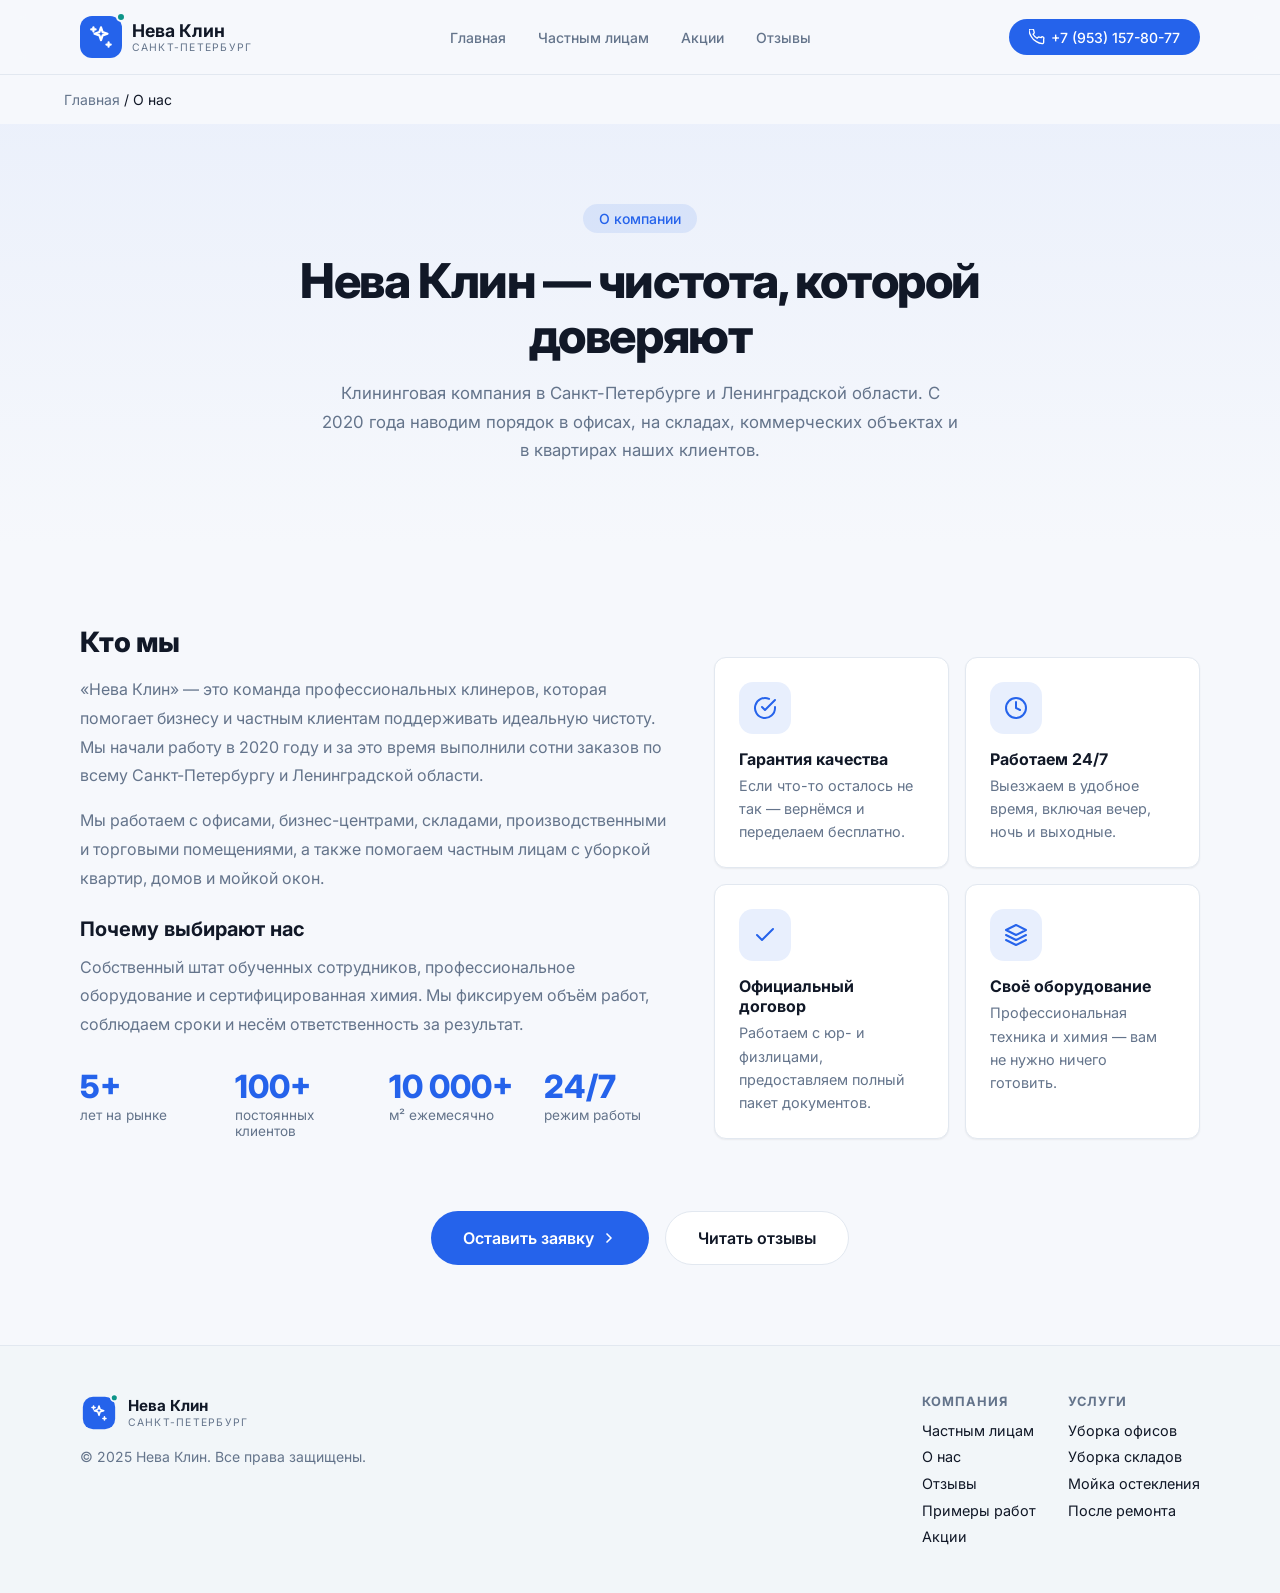
<file: pages/o-nas.html>
<!DOCTYPE html>
<html lang="ru">
<head>
<meta charset="UTF-8"/>
<meta name="viewport" content="width=device-width, initial-scale=1.0"/>
<title>О компании Нева Клин — клининг в Санкт-Петербурге с 2020 года</title>
<meta name="description" content="Нева Клин — клининговая компания в Санкт-Петербурге и Ленинградской области. Работаем с 2020 года, более 100 постоянных клиентов, собственный штат и оборудование."/>
<meta name="theme-color" content="#2EA8E8"/>
<link rel="icon" type="image/x-icon" href="/favicon.ico"/>
<link rel="canonical" href="https://neva-klin.ru/pages/o-nas.html"/>
<link rel="preconnect" href="https://fonts.googleapis.com"/>
<link href="https://fonts.googleapis.com/css2?family=Inter:wght@400;500;600;700;800&display=swap" rel="stylesheet"/>
<link rel="stylesheet" href="/assets/site.css"/>
</head>
<body>

<header>
  <div class="header-inner">
    <a href="/" class="logo">
      <div class="logo-icon">
        <svg width="26" height="26" viewBox="0 0 24 24" fill="none" stroke="currentColor" stroke-width="2" stroke-linecap="round" stroke-linejoin="round"><path d="M12 3l1.5 4.5L18 9l-4.5 1.5L12 15l-1.5-4.5L6 9l4.5-1.5z"/><path d="M5 3v4"/><path d="M19 17v4"/><path d="M3 5h4"/><path d="M17 19h4"/></svg>
        <div class="logo-dot"></div>
      </div>
      <div class="logo-text"><span>Нева Клин</span><span>Санкт-Петербург</span></div>
    </a>
    <nav>
      <a href="/">Главная</a>
      <a href="/pages/chastnym-licam.html">Частным лицам</a>
      <a href="/pages/akcii.html">Акции</a>
      <a href="/pages/otzyvy.html">Отзывы</a>
    </nav>
    <a href="tel:+79531578077" class="btn-call">
      <svg width="16" height="16" viewBox="0 0 24 24" fill="none" stroke="currentColor" stroke-width="2" stroke-linecap="round" stroke-linejoin="round"><path d="M22 16.92v3a2 2 0 01-2.18 2 19.79 19.79 0 01-8.63-3.07A19.5 19.5 0 013.07 10.8a19.79 19.79 0 01-3.07-8.67A2 2 0 012 0h3a2 2 0 012 1.72c.127.96.361 1.903.7 2.81a2 2 0 01-.45 2.11L6.09 7.91a16 16 0 006 6l1.27-1.27a2 2 0 012.11-.45c.907.339 1.85.573 2.81.7A2 2 0 0122 14.92z"/></svg>
      <span class="btn-call-text">+7 (953) 157-80-77</span>
    </a>
  </div>
</header>

<div class="container crumbs"><a href="/">Главная</a> / <span>О нас</span></div>

<section class="page-hero">
  <div class="page-hero-inner anim">
    <div class="page-badge">О компании</div>
    <h1>Нева Клин — чистота, которой доверяют</h1>
    <p>Клининговая компания в Санкт-Петербурге и Ленинградской области. С 2020 года наводим порядок в офисах, на складах, коммерческих объектах и в квартирах наших клиентов.</p>
  </div>
</section>

<section class="section">
  <div class="container">
    <div class="about-grid">
      <div class="about-text">
        <h2 style="font-size:1.75rem;font-weight:800;margin-bottom:1rem;letter-spacing:-.02em">Кто мы</h2>
        <p>«Нева Клин» — это команда профессиональных клинеров, которая помогает бизнесу и частным клиентам поддерживать идеальную чистоту. Мы начали работу в 2020 году и за это время выполнили сотни заказов по всему Санкт-Петербургу и Ленинградской области.</p>
        <p>Мы работаем с офисами, бизнес-центрами, складами, производственными и торговыми помещениями, а также помогаем частным лицам с уборкой квартир, домов и мойкой окон.</p>
        <h3>Почему выбирают нас</h3>
        <p>Собственный штат обученных сотрудников, профессиональное оборудование и сертифицированная химия. Мы фиксируем объём работ, соблюдаем сроки и несём ответственность за результат.</p>

        <div class="stats-inline">
          <div class="stat"><div class="stat-val">5+</div><div class="stat-lbl">лет на рынке</div></div>
          <div class="stat"><div class="stat-val">100+</div><div class="stat-lbl">постоянных клиентов</div></div>
          <div class="stat"><div class="stat-val">10 000+</div><div class="stat-lbl">м² ежемесячно</div></div>
          <div class="stat"><div class="stat-val">24/7</div><div class="stat-lbl">режим работы</div></div>
        </div>
      </div>

      <div class="value-grid">
        <div class="value-card">
          <div class="svc-icon"><svg width="24" height="24" viewBox="0 0 24 24" fill="none" stroke="currentColor" stroke-width="2" stroke-linecap="round" stroke-linejoin="round"><path d="M22 11.08V12a10 10 0 11-5.93-9.14"/><polyline points="22 4 12 14.01 9 11.01"/></svg></div>
          <h4>Гарантия качества</h4>
          <p>Если что-то осталось не так — вернёмся и переделаем бесплатно.</p>
        </div>
        <div class="value-card">
          <div class="svc-icon"><svg width="24" height="24" viewBox="0 0 24 24" fill="none" stroke="currentColor" stroke-width="2" stroke-linecap="round" stroke-linejoin="round"><circle cx="12" cy="12" r="10"/><polyline points="12 6 12 12 16 14"/></svg></div>
          <h4>Работаем 24/7</h4>
          <p>Выезжаем в удобное время, включая вечер, ночь и выходные.</p>
        </div>
        <div class="value-card">
          <div class="svc-icon"><svg width="24" height="24" viewBox="0 0 24 24" fill="none" stroke="currentColor" stroke-width="2" stroke-linecap="round" stroke-linejoin="round"><path d="M20 6L9 17l-5-5"/></svg></div>
          <h4>Официальный договор</h4>
          <p>Работаем с юр- и физлицами, предоставляем полный пакет документов.</p>
        </div>
        <div class="value-card">
          <div class="svc-icon"><svg width="24" height="24" viewBox="0 0 24 24" fill="none" stroke="currentColor" stroke-width="2" stroke-linecap="round" stroke-linejoin="round"><path d="M12 2L2 7l10 5 10-5-10-5z"/><path d="M2 17l10 5 10-5M2 12l10 5 10-5"/></svg></div>
          <h4>Своё оборудование</h4>
          <p>Профессиональная техника и химия — вам не нужно ничего готовить.</p>
        </div>
      </div>
    </div>

    <div class="cta-row">
      <a href="/#contact" class="btn-primary">Оставить заявку
        <svg width="16" height="16" viewBox="0 0 24 24" fill="none" stroke="currentColor" stroke-width="2.5" stroke-linecap="round" stroke-linejoin="round"><polyline points="9 18 15 12 9 6"/></svg>
      </a>
      <a href="/pages/otzyvy.html" class="btn-outline">Читать отзывы</a>
    </div>
  </div>
</section>

<footer>
  <div class="footer-inner">
    <div>
      <a href="/" class="logo" style="margin-bottom:1rem">
        <div class="logo-icon" style="transform:scale(.85)">
          <svg width="22" height="22" viewBox="0 0 24 24" fill="none" stroke="currentColor" stroke-width="2" stroke-linecap="round" stroke-linejoin="round"><path d="M12 3l1.5 4.5L18 9l-4.5 1.5L12 15l-1.5-4.5L6 9l4.5-1.5z"/><path d="M5 3v4M19 17v4M3 5h4M17 19h4"/></svg>
          <div class="logo-dot"></div>
        </div>
        <div class="logo-text"><span style="font-size:.95rem">Нева Клин</span><span>Санкт-Петербург</span></div>
      </a>
      <p class="footer-copy">© 2025 Нева Клин. Все права защищены.</p>
    </div>
    <div class="footer-nav">
      <div class="footer-col">
        <span class="footer-col-title">Компания</span>
        <a href="/pages/chastnym-licam.html">Частным лицам</a>
        <a href="/pages/o-nas.html">О нас</a>
        <a href="/pages/otzyvy.html">Отзывы</a>
        <a href="/pages/primery-rabot.html">Примеры работ</a>
        <a href="/pages/akcii.html">Акции</a>
      </div>
      <div class="footer-col">
        <span class="footer-col-title">Услуги</span>
        <a href="/pages/uborka-ofisov.html">Уборка офисов</a>
        <a href="/pages/uborka-skladov.html">Уборка складов</a>
        <a href="/pages/moyka-ostekleniya.html">Мойка остекления</a>
        <a href="/pages/poslestroitelnaya-uborka.html">После ремонта</a>
      </div>
    </div>
  </div>
</footer>

</body>
</html>
</file>
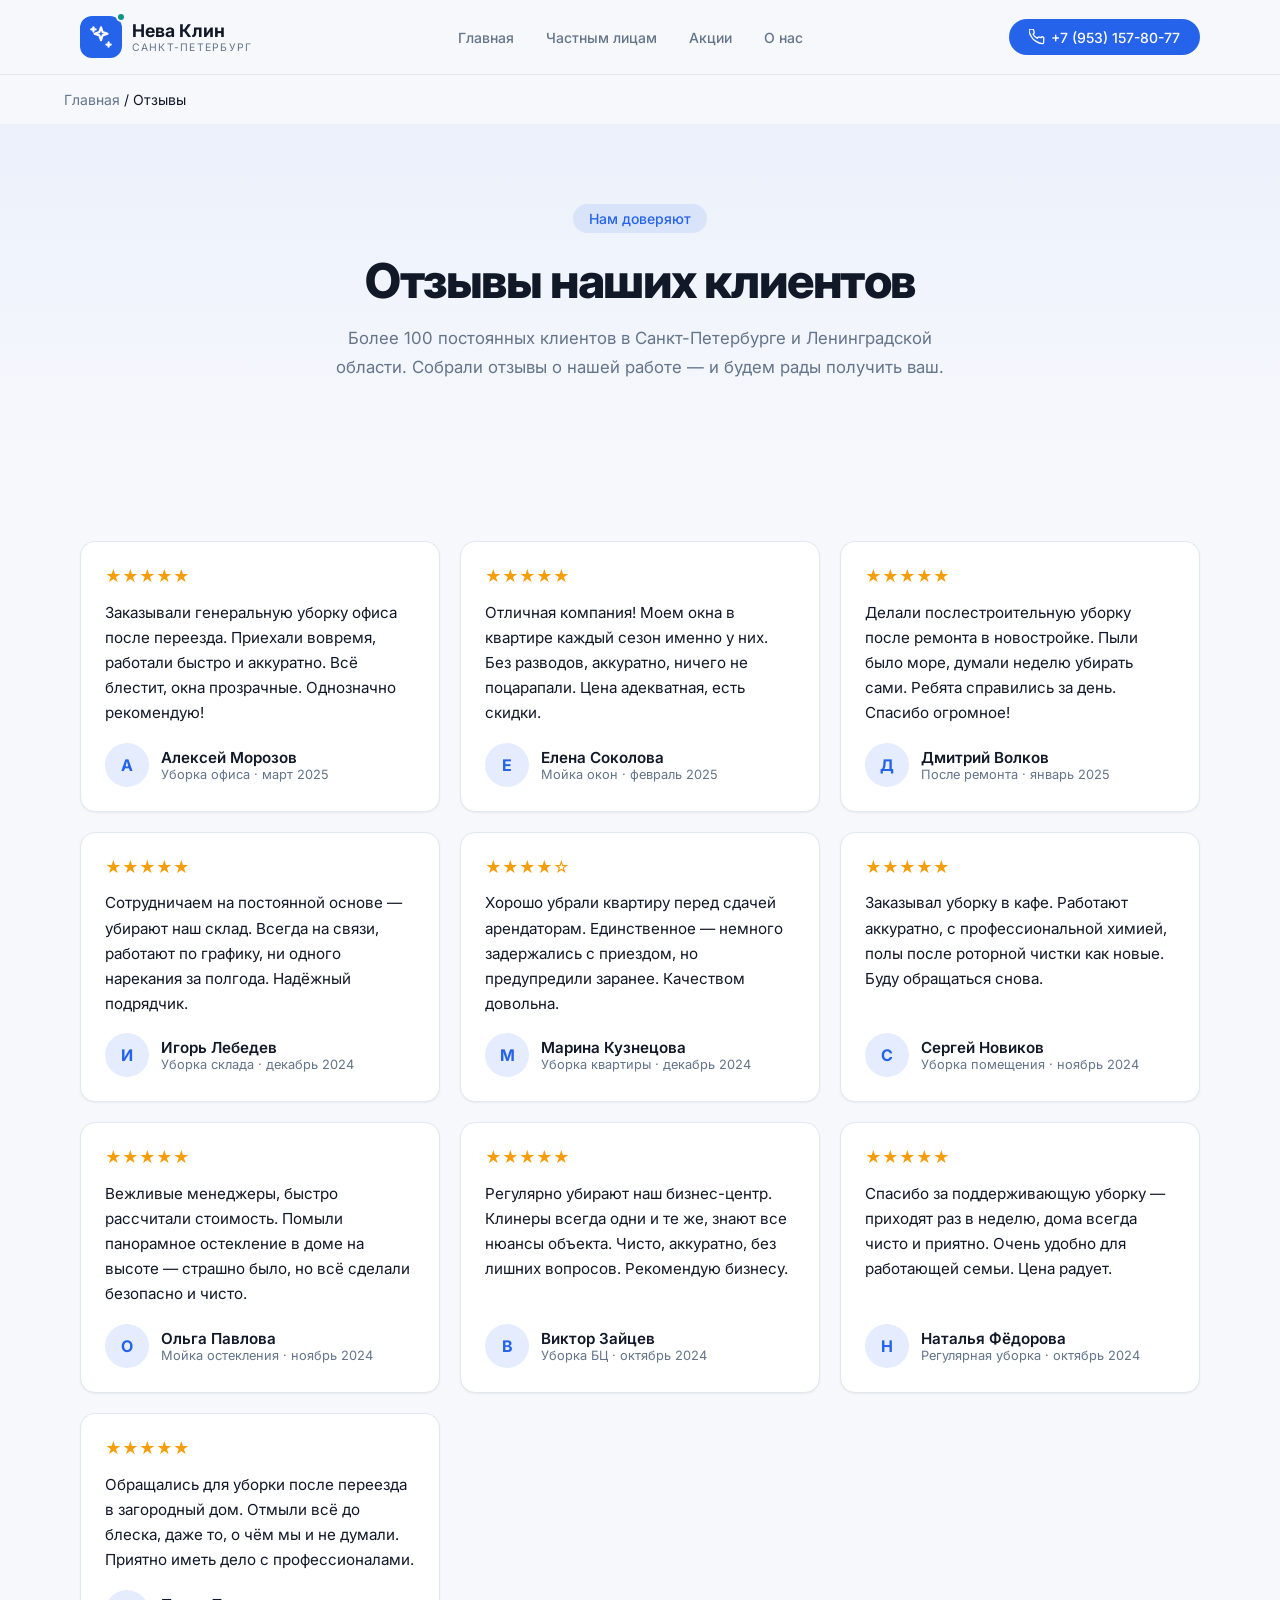
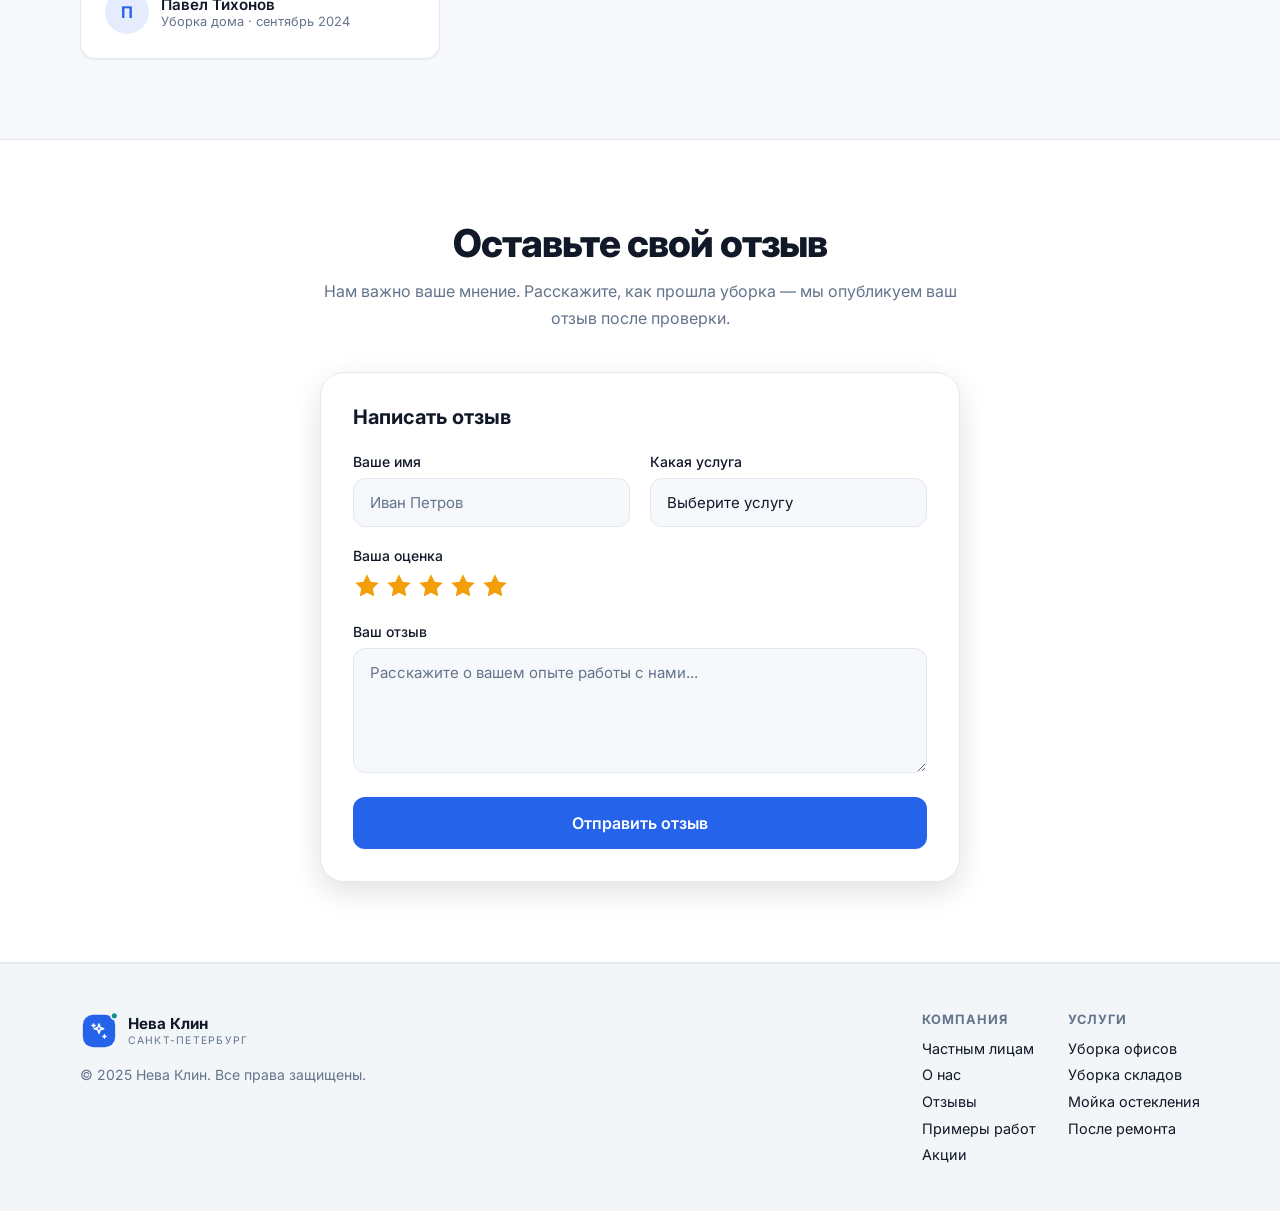
<file: pages/otzyvy.html>
<!DOCTYPE html>
<html lang="ru">
<head>
<meta charset="UTF-8"/>
<meta name="viewport" content="width=device-width, initial-scale=1.0"/>
<title>Отзывы о компании Нева Клин — клининг в Санкт-Петербурге</title>
<meta name="description" content="Отзывы клиентов о клининговой компании Нева Клин в Санкт-Петербурге. Реальные оценки уборки офисов, складов и квартир. Оставьте свой отзыв."/>
<meta name="theme-color" content="#2EA8E8"/>
<link rel="icon" type="image/x-icon" href="/favicon.ico"/>
<link rel="canonical" href="https://neva-klin.ru/pages/otzyvy.html"/>
<link rel="preconnect" href="https://fonts.googleapis.com"/>
<link href="https://fonts.googleapis.com/css2?family=Inter:wght@400;500;600;700;800&display=swap" rel="stylesheet"/>
<link rel="stylesheet" href="/assets/site.css"/>
</head>
<body>

<header>
  <div class="header-inner">
    <a href="/" class="logo">
      <div class="logo-icon">
        <svg width="26" height="26" viewBox="0 0 24 24" fill="none" stroke="currentColor" stroke-width="2" stroke-linecap="round" stroke-linejoin="round"><path d="M12 3l1.5 4.5L18 9l-4.5 1.5L12 15l-1.5-4.5L6 9l4.5-1.5z"/><path d="M5 3v4"/><path d="M19 17v4"/><path d="M3 5h4"/><path d="M17 19h4"/></svg>
        <div class="logo-dot"></div>
      </div>
      <div class="logo-text"><span>Нева Клин</span><span>Санкт-Петербург</span></div>
    </a>
    <nav>
      <a href="/">Главная</a>
      <a href="/pages/chastnym-licam.html">Частным лицам</a>
      <a href="/pages/akcii.html">Акции</a>
      <a href="/pages/o-nas.html">О нас</a>
    </nav>
    <a href="tel:+79531578077" class="btn-call">
      <svg width="16" height="16" viewBox="0 0 24 24" fill="none" stroke="currentColor" stroke-width="2" stroke-linecap="round" stroke-linejoin="round"><path d="M22 16.92v3a2 2 0 01-2.18 2 19.79 19.79 0 01-8.63-3.07A19.5 19.5 0 013.07 10.8a19.79 19.79 0 01-3.07-8.67A2 2 0 012 0h3a2 2 0 012 1.72c.127.96.361 1.903.7 2.81a2 2 0 01-.45 2.11L6.09 7.91a16 16 0 006 6l1.27-1.27a2 2 0 012.11-.45c.907.339 1.85.573 2.81.7A2 2 0 0122 14.92z"/></svg>
      <span class="btn-call-text">+7 (953) 157-80-77</span>
    </a>
  </div>
</header>

<div class="container crumbs"><a href="/">Главная</a> / <span>Отзывы</span></div>

<section class="page-hero">
  <div class="page-hero-inner anim">
    <div class="page-badge">Нам доверяют</div>
    <h1>Отзывы наших клиентов</h1>
    <p>Более 100 постоянных клиентов в Санкт-Петербурге и Ленинградской области. Собрали отзывы о нашей работе — и будем рады получить ваш.</p>
  </div>
</section>

<!-- ══ REVIEWS ══ -->
<section class="section">
  <div class="container">
    <div class="reviews-grid">

      <div class="review-card">
        <div class="review-stars">★★★★★</div>
        <p>Заказывали генеральную уборку офиса после переезда. Приехали вовремя, работали быстро и аккуратно. Всё блестит, окна прозрачные. Однозначно рекомендую!</p>
        <div class="review-author"><div class="review-avatar">А</div><div><div class="review-name">Алексей Морозов</div><div class="review-meta">Уборка офиса · март 2025</div></div></div>
      </div>

      <div class="review-card">
        <div class="review-stars">★★★★★</div>
        <p>Отличная компания! Моем окна в квартире каждый сезон именно у них. Без разводов, аккуратно, ничего не поцарапали. Цена адекватная, есть скидки.</p>
        <div class="review-author"><div class="review-avatar">Е</div><div><div class="review-name">Елена Соколова</div><div class="review-meta">Мойка окон · февраль 2025</div></div></div>
      </div>

      <div class="review-card">
        <div class="review-stars">★★★★★</div>
        <p>Делали послестроительную уборку после ремонта в новостройке. Пыли было море, думали неделю убирать сами. Ребята справились за день. Спасибо огромное!</p>
        <div class="review-author"><div class="review-avatar">Д</div><div><div class="review-name">Дмитрий Волков</div><div class="review-meta">После ремонта · январь 2025</div></div></div>
      </div>

      <div class="review-card">
        <div class="review-stars">★★★★★</div>
        <p>Сотрудничаем на постоянной основе — убирают наш склад. Всегда на связи, работают по графику, ни одного нарекания за полгода. Надёжный подрядчик.</p>
        <div class="review-author"><div class="review-avatar">И</div><div><div class="review-name">Игорь Лебедев</div><div class="review-meta">Уборка склада · декабрь 2024</div></div></div>
      </div>

      <div class="review-card">
        <div class="review-stars">★★★★☆</div>
        <p>Хорошо убрали квартиру перед сдачей арендаторам. Единственное — немного задержались с приездом, но предупредили заранее. Качеством довольна.</p>
        <div class="review-author"><div class="review-avatar">М</div><div><div class="review-name">Марина Кузнецова</div><div class="review-meta">Уборка квартиры · декабрь 2024</div></div></div>
      </div>

      <div class="review-card">
        <div class="review-stars">★★★★★</div>
        <p>Заказывал уборку в кафе. Работают аккуратно, с профессиональной химией, полы после роторной чистки как новые. Буду обращаться снова.</p>
        <div class="review-author"><div class="review-avatar">С</div><div><div class="review-name">Сергей Новиков</div><div class="review-meta">Уборка помещения · ноябрь 2024</div></div></div>
      </div>

      <div class="review-card">
        <div class="review-stars">★★★★★</div>
        <p>Вежливые менеджеры, быстро рассчитали стоимость. Помыли панорамное остекление в доме на высоте — страшно было, но всё сделали безопасно и чисто.</p>
        <div class="review-author"><div class="review-avatar">О</div><div><div class="review-name">Ольга Павлова</div><div class="review-meta">Мойка остекления · ноябрь 2024</div></div></div>
      </div>

      <div class="review-card">
        <div class="review-stars">★★★★★</div>
        <p>Регулярно убирают наш бизнес-центр. Клинеры всегда одни и те же, знают все нюансы объекта. Чисто, аккуратно, без лишних вопросов. Рекомендую бизнесу.</p>
        <div class="review-author"><div class="review-avatar">В</div><div><div class="review-name">Виктор Зайцев</div><div class="review-meta">Уборка БЦ · октябрь 2024</div></div></div>
      </div>

      <div class="review-card">
        <div class="review-stars">★★★★★</div>
        <p>Спасибо за поддерживающую уборку — приходят раз в неделю, дома всегда чисто и приятно. Очень удобно для работающей семьи. Цена радует.</p>
        <div class="review-author"><div class="review-avatar">Н</div><div><div class="review-name">Наталья Фёдорова</div><div class="review-meta">Регулярная уборка · октябрь 2024</div></div></div>
      </div>

      <div class="review-card">
        <div class="review-stars">★★★★★</div>
        <p>Обращались для уборки после переезда в загородный дом. Отмыли всё до блеска, даже то, о чём мы и не думали. Приятно иметь дело с профессионалами.</p>
        <div class="review-author"><div class="review-avatar">П</div><div><div class="review-name">Павел Тихонов</div><div class="review-meta">Уборка дома · сентябрь 2024</div></div></div>
      </div>

    </div>
  </div>
</section>

<!-- ══ ADD REVIEW FORM ══ -->
<section class="section alt">
  <div class="container">
    <div class="section-head">
      <h2>Оставьте свой отзыв</h2>
      <p>Нам важно ваше мнение. Расскажите, как прошла уборка — мы опубликуем ваш отзыв после проверки.</p>
    </div>

    <div class="form-card">
      <h3>Написать отзыв</h3>
      <form class="form" id="reviewForm">
        <input type="hidden" name="access_key" value="82b832b1-9a2c-4380-999e-435d37c9f4e4">
        <input type="hidden" name="subject" value="Новый отзыв с сайта Нева Клин">
        <input type="hidden" name="from_name" value="Нева Клин — отзывы">
        <input type="hidden" name="email" value="info@neva-klin.ru">
        <div class="form-row">
          <div class="form-group">
            <label for="name">Ваше имя</label>
            <input type="text" id="name" name="name" placeholder="Иван Петров" required/>
          </div>
          <div class="form-group">
            <label for="service">Какая услуга</label>
            <select id="service" name="service">
              <option value="">Выберите услугу</option>
              <option value="Поддерживающая уборка">Поддерживающая уборка</option>
              <option value="Генеральная уборка">Генеральная уборка</option>
              <option value="Мойка окон">Мойка окон</option>
              <option value="После ремонта">Уборка после ремонта</option>
              <option value="Коммерческий клининг">Коммерческий клининг</option>
              <option value="Другое">Другое</option>
            </select>
          </div>
        </div>
        <div class="form-group">
          <label>Ваша оценка</label>
          <div class="rating-input">
            <input type="radio" id="star5" name="rating" value="5" checked><label for="star5" aria-label="5 звёзд"><svg width="28" height="28" viewBox="0 0 24 24" fill="currentColor"><polygon points="12 2 15.09 8.26 22 9.27 17 14.14 18.18 21.02 12 17.77 5.82 21.02 7 14.14 2 9.27 8.91 8.26 12 2"/></svg></label>
            <input type="radio" id="star4" name="rating" value="4"><label for="star4" aria-label="4 звезды"><svg width="28" height="28" viewBox="0 0 24 24" fill="currentColor"><polygon points="12 2 15.09 8.26 22 9.27 17 14.14 18.18 21.02 12 17.77 5.82 21.02 7 14.14 2 9.27 8.91 8.26 12 2"/></svg></label>
            <input type="radio" id="star3" name="rating" value="3"><label for="star3" aria-label="3 звезды"><svg width="28" height="28" viewBox="0 0 24 24" fill="currentColor"><polygon points="12 2 15.09 8.26 22 9.27 17 14.14 18.18 21.02 12 17.77 5.82 21.02 7 14.14 2 9.27 8.91 8.26 12 2"/></svg></label>
            <input type="radio" id="star2" name="rating" value="2"><label for="star2" aria-label="2 звезды"><svg width="28" height="28" viewBox="0 0 24 24" fill="currentColor"><polygon points="12 2 15.09 8.26 22 9.27 17 14.14 18.18 21.02 12 17.77 5.82 21.02 7 14.14 2 9.27 8.91 8.26 12 2"/></svg></label>
            <input type="radio" id="star1" name="rating" value="1"><label for="star1" aria-label="1 звезда"><svg width="28" height="28" viewBox="0 0 24 24" fill="currentColor"><polygon points="12 2 15.09 8.26 22 9.27 17 14.14 18.18 21.02 12 17.77 5.82 21.02 7 14.14 2 9.27 8.91 8.26 12 2"/></svg></label>
          </div>
        </div>
        <div class="form-group">
          <label for="message">Ваш отзыв</label>
          <textarea id="message" name="message" rows="5" placeholder="Расскажите о вашем опыте работы с нами..." required></textarea>
        </div>
        <button type="submit" class="btn-submit" id="reviewSubmit">Отправить отзыв</button>
      </form>
    </div>
  </div>
</section>

<footer>
  <div class="footer-inner">
    <div>
      <a href="/" class="logo" style="margin-bottom:1rem">
        <div class="logo-icon" style="transform:scale(.85)">
          <svg width="22" height="22" viewBox="0 0 24 24" fill="none" stroke="currentColor" stroke-width="2" stroke-linecap="round" stroke-linejoin="round"><path d="M12 3l1.5 4.5L18 9l-4.5 1.5L12 15l-1.5-4.5L6 9l4.5-1.5z"/><path d="M5 3v4M19 17v4M3 5h4M17 19h4"/></svg>
          <div class="logo-dot"></div>
        </div>
        <div class="logo-text"><span style="font-size:.95rem">Нева Клин</span><span>Санкт-Петербург</span></div>
      </a>
      <p class="footer-copy">© 2025 Нева Клин. Все права защищены.</p>
    </div>
    <div class="footer-nav">
      <div class="footer-col">
        <span class="footer-col-title">Компания</span>
        <a href="/pages/chastnym-licam.html">Частным лицам</a>
        <a href="/pages/o-nas.html">О нас</a>
        <a href="/pages/otzyvy.html">Отзывы</a>
        <a href="/pages/primery-rabot.html">Примеры работ</a>
        <a href="/pages/akcii.html">Акции</a>
      </div>
      <div class="footer-col">
        <span class="footer-col-title">Услуги</span>
        <a href="/pages/uborka-ofisov.html">Уборка офисов</a>
        <a href="/pages/uborka-skladov.html">Уборка складов</a>
        <a href="/pages/moyka-ostekleniya.html">Мойка остекления</a>
        <a href="/pages/poslestroitelnaya-uborka.html">После ремонта</a>
      </div>
    </div>
  </div>
</footer>

<div class="toast" id="toast">Спасибо! Ваш отзыв отправлен и появится на сайте после проверки.</div>

<script>
(function(){
  var form = document.getElementById('reviewForm');
  var toast = document.getElementById('toast');
  var btn = document.getElementById('reviewSubmit');
  if(!form) return;
  form.addEventListener('submit', function(e){
    e.preventDefault();
    btn.disabled = true; btn.textContent = 'Отправляем...';
    var data = new FormData(form);
    fetch('https://api.web3forms.com/submit', { method:'POST', body:data })
      .then(function(r){ return r.json(); })
      .then(function(res){
        if(res.success){
          form.reset();
          toast.classList.add('show');
          setTimeout(function(){ toast.classList.remove('show'); }, 5000);
        } else {
          alert('Не удалось отправить отзыв. Попробуйте позвонить нам: +7 (953) 157-80-77');
        }
      })
      .catch(function(){ alert('Ошибка отправки. Попробуйте позже.'); })
      .finally(function(){ btn.disabled = false; btn.textContent = 'Отправить отзыв'; });
  });
})();
</script>

</body>
</html>
</file>
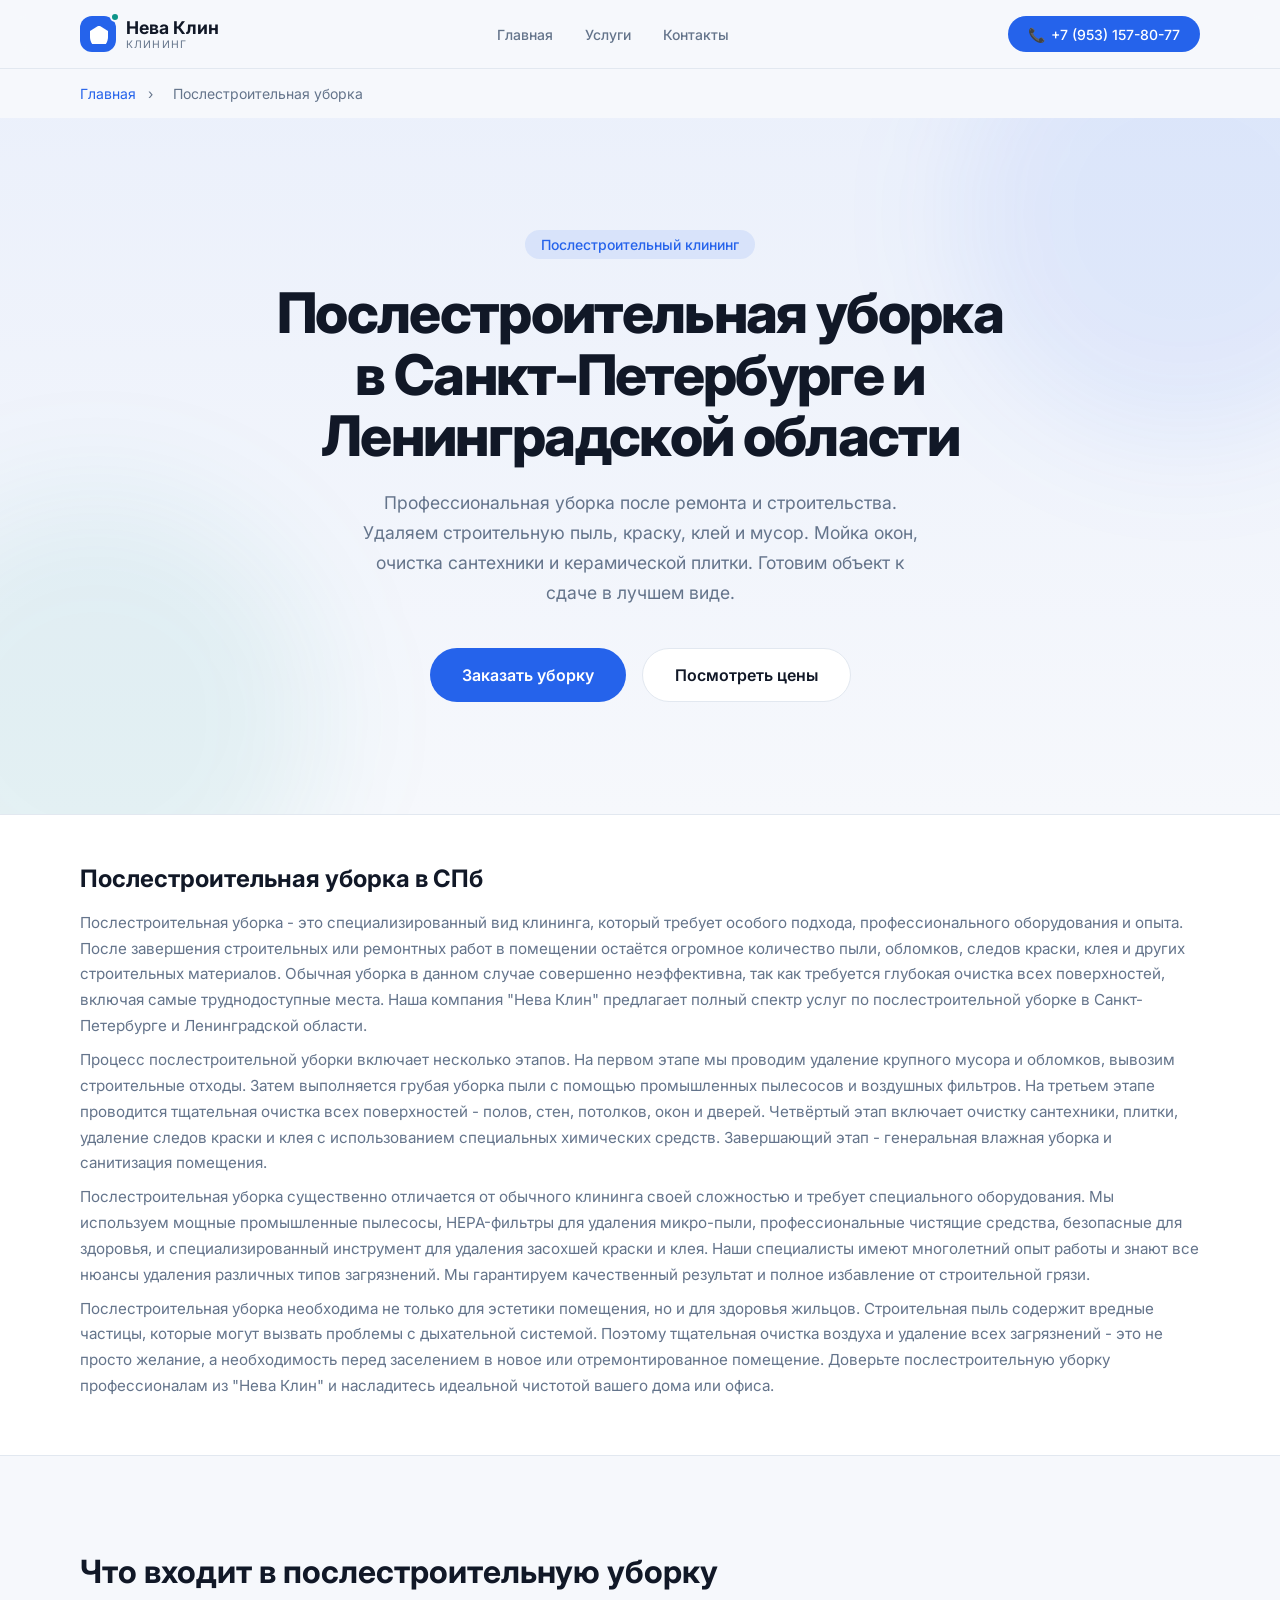
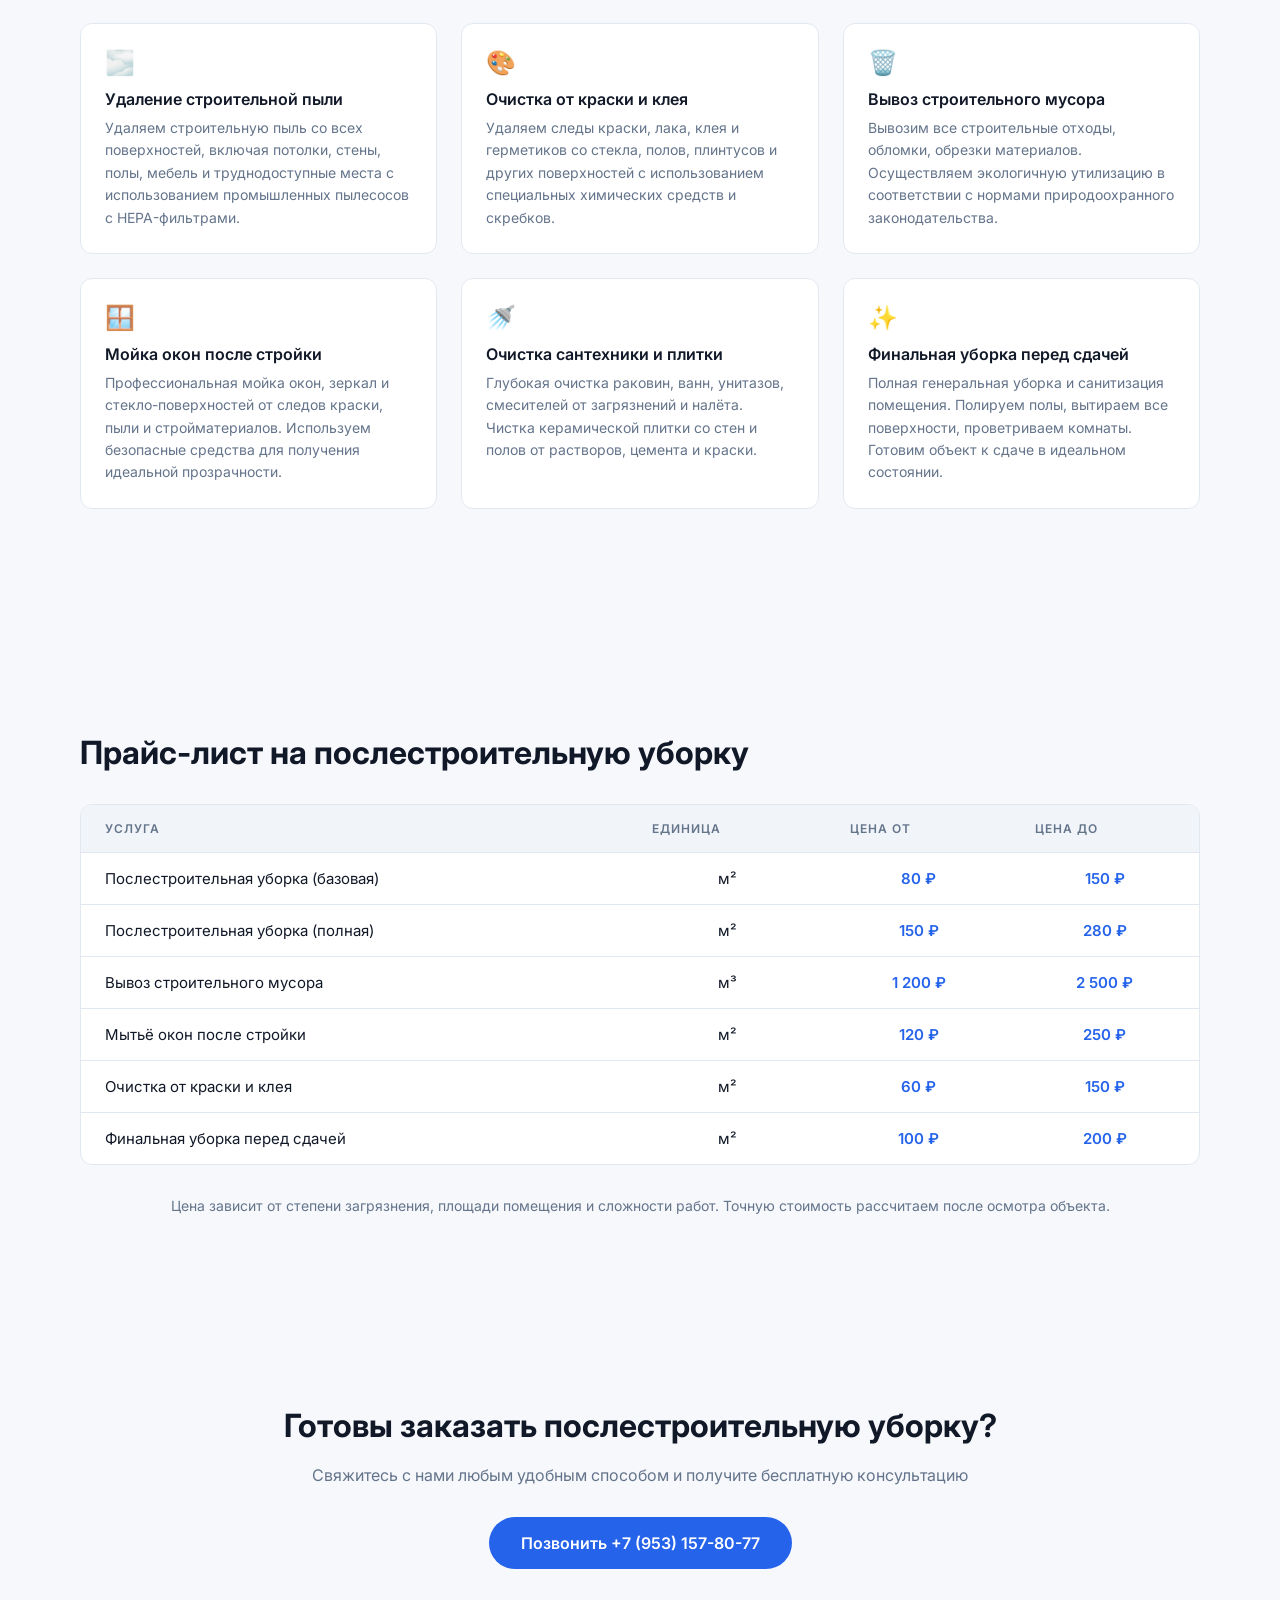
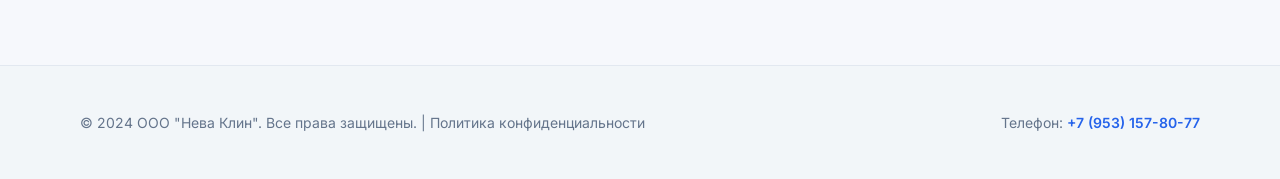
<file: pages/poslestroitelnaya-uborka.html>
<!DOCTYPE html>
<html lang="ru">
<head>
    <meta charset="UTF-8">
    <meta name="viewport" content="width=device-width, initial-scale=1.0">
    <title>Послестроительная уборка в Санкт-Петербурге | Уборка после ремонта | Нева Клин</title>
    <meta name="description" content="Послестроительная уборка в Санкт-Петербурге и Ленинградской области. Уборка после ремонта и строительства, удаление пыли, краски, строймусора. Мойка окон после стройки. Звоните +7 (953) 157-80-77">
    <meta name="keywords" content="послестроительная уборка спб, уборка после ремонта, уборка после строительства, послестроительный клининг, уборка после стройки санкт-петербург, вывоз строительного мусора, мойка окон после ремонта">
    <meta name="keywords" content="клининг спб,клининг санкт-петербург,клининговая компания спб,уборка квартир,офисов,уборка коммерческих помещений,уборка складов,уборка торговых центров,уборка бизнес центров,мойка остекления,мойка фасадов,промышленный клининг,роторная очистка полов,машинная мойка полов,послестроительная уборка,клининг ленинградская область">
 <!-- Yandex.Metrika counter -->
<script type="text/javascript">
    (function(m,e,t,r,i,k,a){
        m[i]=m[i]||function(){(m[i].a=m[i].a||[]).push(arguments)};
        m[i].l=1*new Date();
        for (var j = 0; j < document.scripts.length; j++) {if (document.scripts[j].src === r) { return; }}
        k=e.createElement(t),a=e.getElementsByTagName(t)[0],k.async=1,k.src=r,a.parentNode.insertBefore(k,a)
    })(window, document,'script','https://mc.yandex.ru/metrika/tag.js?id=110255288', 'ym');

    ym(110255288, 'init', {ssr:true, webvisor:true, clickmap:true, ecommerce:"dataLayer", referrer: document.referrer, url: location.href, accurateTrackBounce:true, trackLinks:true});
</script>
<noscript><div><img src="https://mc.yandex.ru/watch/110255288" style="position:absolute; left:-9999px;" alt="" /></div></noscript>
<!-- /Yandex.Metrika counter -->
    <!-- ===== FAVICON & PWA ICONS ===== -->
<!-- Classic favicon -->
<link rel="icon" type="image/x-icon" href="/favicon.ico">
<link rel="icon" type="image/png" sizes="16x16"  href="/icons/icon-16x16.png">
<link rel="icon" type="image/png" sizes="32x32"  href="/icons/icon-32x32.png">
<link rel="icon" type="image/png" sizes="96x96"  href="/icons/icon-96x96.png">

<!-- Apple Touch Icons -->
<link rel="apple-touch-icon"                    href="/icons/apple-touch-icon.png">
<link rel="apple-touch-icon" sizes="57x57"      href="/icons/icon-57x57.png">
<link rel="apple-touch-icon" sizes="60x60"      href="/icons/icon-60x60.png">
<link rel="apple-touch-icon" sizes="72x72"      href="/icons/icon-72x72.png">
<link rel="apple-touch-icon" sizes="76x76"      href="/icons/icon-76x76.png">
<link rel="apple-touch-icon" sizes="114x114"    href="/icons/icon-114x114.png">
<link rel="apple-touch-icon" sizes="120x120"    href="/icons/icon-120x120.png">
<link rel="apple-touch-icon" sizes="144x144"    href="/icons/icon-144x144.png">
<link rel="apple-touch-icon" sizes="152x152"    href="/icons/icon-152x152.png">
<link rel="apple-touch-icon" sizes="167x167"    href="/icons/icon-167x167.png">
<link rel="apple-touch-icon" sizes="180x180"    href="/icons/icon-180x180.png">

<!-- Safari Pinned Tab (monochrome SVG) -->
<link rel="mask-icon" href="/icons/mask-icon.svg" color="#2EA8E8">

<!-- Android / Chrome -->
<link rel="icon" type="image/png" sizes="192x192" href="/icons/icon-192x192.png">
<link rel="icon" type="image/png" sizes="512x512" href="/icons/icon-512x512.png">

<!-- Windows -->
<meta name="msapplication-TileImage" content="/icons/mstile-150x150.png">
<meta name="msapplication-TileColor" content="#2EA8E8">
<meta name="msapplication-config"    content="/browserconfig.xml">

<!-- PWA theme -->
<meta name="theme-color" content="#2EA8E8">

<!-- PWA Manifest -->
<link rel="manifest" href="/site.webmanifest">

<link rel="preconnect" href="https://fonts.googleapis.com"/>
    <link rel="canonical" href="https://neva-klin.ru/pages/poslestroitelnaya-uborka.html">
    <meta name="robots" content="index, follow">
    <link href="https://fonts.googleapis.com/css2?family=Inter:wght@400;500;600;700;800&display=swap" rel="stylesheet"/>

    <script type="application/ld+json">
    {
        "@context": "https://schema.org",
        "@type": "LocalBusiness",
        "name": "Нева Клин",
        "image": "https://neva-klin.ru/images/logo.png",
        "description": "Профессиональная послестроительная уборка в Санкт-Петербурге и Ленинградской области",
        "address": {
            "@type": "PostalAddress",
            "addressLocality": "Санкт-Петербург",
            "addressRegion": "Ленинградская область",
            "addressCountry": "RU"
        },
        "telephone": "+7 (953) 157-80-77",
        "service": {
            "@type": "Service",
            "name": "Послестроительная уборка",
            "description": "Профессиональная уборка после строительства и ремонта, удаление строительной пыли, вывоз мусора, мойка окон"
        }
    }
    </script>

    <style>
        *, *::before, *::after { box-sizing: border-box; margin: 0; padding: 0; }
        :root { --background: #f6f8fc; --foreground: #111827; --card: #ffffff; --card-foreground: #111827; --primary: #2563eb; --primary-fg: #ffffff; --secondary: #0d9488; --secondary-fg: #ffffff; --muted: #f1f5f9; --muted-fg: #64748b; --border: #e2e8f0; --input-bg: #f1f5f9; --ring: #2563eb; --radius: 0.75rem; --shadow-sm: 0 1px 2px rgba(0,0,0,.06); --shadow: 0 4px 12px rgba(0,0,0,.08); --shadow-lg: 0 10px 30px rgba(0,0,0,.12); }
        html { scroll-behavior: smooth; }
        body { font-family: 'Inter', sans-serif; background: var(--background); color: var(--foreground); -webkit-font-smoothing: antialiased; min-height: 100vh; }
        .container { max-width: 1152px; margin: 0 auto; padding: 0 1rem; }
        .text-primary { color: var(--primary); }
        header { position: sticky; top: 0; z-index: 50; background: rgba(246,248,252,.85); backdrop-filter: blur(12px); border-bottom: 1px solid var(--border); }
        .header-inner { display: flex; align-items: center; justify-content: space-between; padding: 1rem; max-width: 1152px; margin: 0 auto; }
        .logo { display: flex; align-items: center; gap: .6rem; text-decoration: none; }
        .logo-icon { position: relative; background: var(--primary); border-radius: 12px; padding: 8px; display: flex; align-items: center; justify-content: center; }
        .logo-icon svg { color: #fff; }
        .logo-dot { position: absolute; top: -4px; right: -4px; width: 10px; height: 10px; border-radius: 50%; background: var(--secondary); border: 2px solid var(--background); }
        .logo-text span:first-child { display: block; font-weight: 700; font-size: 1.1rem; color: var(--foreground); line-height: 1.2; }
        .logo-text span:last-child { display: block; font-size: .65rem; letter-spacing: .12em; color: var(--muted-fg); text-transform: uppercase; }
        nav { display: flex; align-items: center; gap: 2rem; }
        nav a { font-size: .875rem; font-weight: 500; color: var(--muted-fg); text-decoration: none; transition: color .2s; }
        nav a:hover { color: var(--foreground); }
        .btn-call { display: flex; align-items: center; gap: .4rem; background: var(--primary); color: #fff; padding: .6rem 1.25rem; border-radius: 99px; font-size: .875rem; font-weight: 500; text-decoration: none; transition: box-shadow .2s, transform .15s; white-space: nowrap; }
        .btn-call:hover { box-shadow: 0 8px 20px rgba(37,99,235,.3); transform: translateY(-1px); }
        @media (max-width:768px) { nav { display: none; } .btn-call-text { display: none; } }
        .hero { position: relative; overflow: hidden; background: linear-gradient(to bottom, rgba(37,99,235,.05), var(--background)); padding: 5rem 0; }
        @media (min-width:768px) { .hero { padding: 7rem 0; } }
        .hero-blob1 { position: absolute; top: -8rem; right: -8rem; width: 28rem; height: 28rem; background: rgba(37,99,235,.08); border-radius: 50%; filter: blur(60px); pointer-events: none; }
        .hero-blob2 { position: absolute; bottom: -8rem; left: -8rem; width: 28rem; height: 28rem; background: rgba(13,148,136,.08); border-radius: 50%; filter: blur(60px); pointer-events: none; }
        .hero-inner { position: relative; text-align: center; max-width: 768px; margin: 0 auto; padding: 0 1rem; }
        .hero-badge { display: inline-block; background: rgba(37,99,235,.1); color: var(--primary); border-radius: 99px; padding: .375rem 1rem; font-size: .875rem; font-weight: 500; margin-bottom: 1.5rem; }
        .hero h1 { font-size: clamp(2rem, 5vw, 3.5rem); font-weight: 800; line-height: 1.1; letter-spacing: -.03em; color: var(--foreground); margin-bottom: 1.25rem; }
        .hero p { font-size: 1.1rem; color: var(--muted-fg); max-width: 36rem; margin: 0 auto 2.5rem; line-height: 1.7; }
        .hero-cta { display: flex; flex-wrap: wrap; gap: 1rem; justify-content: center; }
        .btn-primary { display: inline-flex; align-items: center; gap: .4rem; background: var(--primary); color: #fff; padding: 1rem 2rem; border-radius: 99px; font-size: 1rem; font-weight: 600; text-decoration: none; border: none; cursor: pointer; transition: box-shadow .2s, transform .15s; }
        .btn-primary:hover { box-shadow: 0 12px 28px rgba(37,99,235,.3); transform: translateY(-2px); }
        .btn-outline { display: inline-flex; align-items: center; gap: .4rem; background: var(--card); color: var(--foreground); padding: 1rem 2rem; border-radius: 99px; font-size: 1rem; font-weight: 600; text-decoration: none; border: 1px solid var(--border); cursor: pointer; transition: background .2s; }
        .btn-outline:hover { background: var(--muted); }
        .seo-text { padding: 3rem 0; background: var(--card); border-top: 1px solid var(--border); border-bottom: 1px solid var(--border); }
        .seo-text h2 { font-size: 1.5rem; font-weight: 700; margin-bottom: 1rem; line-height: 1.3; }
        .seo-text p { color: var(--muted-fg); line-height: 1.7; margin-bottom: .5rem; font-size: .95rem; }
        footer { background: rgba(241,245,249,.6); border-top: 1px solid var(--border); padding: 3rem 0; }
        .footer-inner { max-width: 1152px; margin: 0 auto; padding: 0 1rem; display: flex; flex-wrap: wrap; align-items: center; justify-content: space-between; gap: 1.5rem; }
        .footer-copy { font-size: .875rem; color: var(--muted-fg); }
        @keyframes fadeUp { from { opacity: 0; transform: translateY(16px); } to { opacity: 1; transform: translateY(0); } }
        .anim { animation: fadeUp .5s both; }
        .service-page { padding: 4rem 0; }
        @media (min-width:768px) { .service-page { padding: 6rem 0; } }
        .service-page h2 { font-size: clamp(1.5rem, 3vw, 2rem); font-weight: 700; margin-bottom: 1.25rem; }
        .service-features { display: grid; grid-template-columns: repeat(auto-fit, minmax(280px, 1fr)); gap: 1.5rem; margin: 2rem 0; }
        .feature-card { background: var(--card); border: 1px solid var(--border); border-radius: var(--radius); padding: 1.5rem; transition: box-shadow .2s, transform .15s; }
        .feature-card:hover { box-shadow: var(--shadow); transform: translateY(-2px); }
        .feature-card h3 { font-size: 1rem; font-weight: 600; margin-bottom: .5rem; }
        .feature-card p { font-size: .875rem; color: var(--muted-fg); line-height: 1.6; }
        .feature-icon { font-size: 1.5rem; margin-bottom: .75rem; display: block; }
        .price-block { background: var(--card); border: 1px solid var(--border); border-radius: var(--radius); overflow: hidden; margin: 2rem 0; }
        .price-block table { width: 100%; border-collapse: collapse; }
        .price-block th { padding: 1rem 1.5rem; text-align: left; font-size: .75rem; font-weight: 600; letter-spacing: .08em; text-transform: uppercase; color: var(--muted-fg); background: var(--muted); }
        .price-block td { padding: 1rem 1.5rem; font-size: .9375rem; border-top: 1px solid var(--border); }
        .price-block tr:hover td { background: rgba(0,0,0,.02); }
        .td-price { font-weight: 600; color: var(--primary); text-align: center; }
        .td-center { text-align: center; }
        .breadcrumb { padding: 1rem 0; font-size: .875rem; color: var(--muted-fg); }
        .breadcrumb a { color: var(--primary); text-decoration: none; }
        .breadcrumb a:hover { text-decoration: underline; }
        .breadcrumb span { margin: 0 .5rem; }
    </style>
</head>
<body>
    <!-- Header -->
    <header>
        <div class="header-inner">
            <a href="../index.html" class="logo">
                <div class="logo-icon">
                    <svg width="20" height="20" viewBox="0 0 20 20" fill="currentColor">
                        <path d="M10 2L2 7v6c0 5.55 3.84 10.74 9 11.9c5.16-1.16 9-6.35 9-11.9V7l-8-5z"/>
                    </svg>
                    <div class="logo-dot"></div>
                </div>
                <div class="logo-text">
                    <span>Нева Клин</span>
                    <span>Клининг</span>
                </div>
            </a>
            <nav>
                <a href="../index.html">Главная</a>
                <a href="../index.html#services">Услуги</a>
                <a href="../index.html#contact">Контакты</a>
            </nav>
            <a href="tel:+79531578077" class="btn-call">
                <span>📞</span>
                <span class="btn-call-text">+7 (953) 157-80-77</span>
            </a>
        </div>
    </header>

    <!-- Breadcrumb -->
    <div class="container">
        <div class="breadcrumb">
            <a href="../index.html">Главная</a>
            <span>›</span>
            <span>Послестроительная уборка</span>
        </div>
    </div>

    <!-- Hero Section -->
    <section class="hero">
        <div class="hero-blob1"></div>
        <div class="hero-blob2"></div>
        <div class="hero-inner">
            <div class="hero-badge">Послестроительный клининг</div>
            <h1>Послестроительная уборка в Санкт-Петербурге и Ленинградской области</h1>
            <p>Профессиональная уборка после ремонта и строительства. Удаляем строительную пыль, краску, клей и мусор. Мойка окон, очистка сантехники и керамической плитки. Готовим объект к сдаче в лучшем виде.</p>
            <div class="hero-cta">
                <a href="tel:+79531578077" class="btn-primary">Заказать уборку</a>
                <a href="#price" class="btn-outline">Посмотреть цены</a>
            </div>
        </div>
    </section>

    <!-- SEO Text Section -->
    <section class="seo-text">
        <div class="container">
            <h2>Послестроительная уборка в СПб</h2>
            <p>Послестроительная уборка - это специализированный вид клининга, который требует особого подхода, профессионального оборудования и опыта. После завершения строительных или ремонтных работ в помещении остаётся огромное количество пыли, обломков, следов краски, клея и других строительных материалов. Обычная уборка в данном случае совершенно неэффективна, так как требуется глубокая очистка всех поверхностей, включая самые труднодоступные места. Наша компания "Нева Клин" предлагает полный спектр услуг по послестроительной уборке в Санкт-Петербурге и Ленинградской области.</p>
            <p>Процесс послестроительной уборки включает несколько этапов. На первом этапе мы проводим удаление крупного мусора и обломков, вывозим строительные отходы. Затем выполняется грубая уборка пыли с помощью промышленных пылесосов и воздушных фильтров. На третьем этапе проводится тщательная очистка всех поверхностей - полов, стен, потолков, окон и дверей. Четвёртый этап включает очистку сантехники, плитки, удаление следов краски и клея с использованием специальных химических средств. Завершающий этап - генеральная влажная уборка и санитизация помещения.</p>
            <p>Послестроительная уборка существенно отличается от обычного клининга своей сложностью и требует специального оборудования. Мы используем мощные промышленные пылесосы, HEPA-фильтры для удаления микро-пыли, профессиональные чистящие средства, безопасные для здоровья, и специализированный инструмент для удаления засохшей краски и клея. Наши специалисты имеют многолетний опыт работы и знают все нюансы удаления различных типов загрязнений. Мы гарантируем качественный результат и полное избавление от строительной грязи.</p>
            <p>Послестроительная уборка необходима не только для эстетики помещения, но и для здоровья жильцов. Строительная пыль содержит вредные частицы, которые могут вызвать проблемы с дыхательной системой. Поэтому тщательная очистка воздуха и удаление всех загрязнений - это не просто желание, а необходимость перед заселением в новое или отремонтированное помещение. Доверьте послестроительную уборку профессионалам из "Нева Клин" и насладитесь идеальной чистотой вашего дома или офиса.</p>
        </div>
    </section>

    <!-- Service Features Section -->
    <section class="service-page">
        <div class="container">
            <h2>Что входит в послестроительную уборку</h2>
            <div class="service-features">
                <div class="feature-card anim">
                    <span class="feature-icon">🌫️</span>
                    <h3>Удаление строительной пыли</h3>
                    <p>Удаляем строительную пыль со всех поверхностей, включая потолки, стены, полы, мебель и труднодоступные места с использованием промышленных пылесосов с HEPA-фильтрами.</p>
                </div>
                <div class="feature-card anim">
                    <span class="feature-icon">🎨</span>
                    <h3>Очистка от краски и клея</h3>
                    <p>Удаляем следы краски, лака, клея и герметиков со стекла, полов, плинтусов и других поверхностей с использованием специальных химических средств и скребков.</p>
                </div>
                <div class="feature-card anim">
                    <span class="feature-icon">🗑️</span>
                    <h3>Вывоз строительного мусора</h3>
                    <p>Вывозим все строительные отходы, обломки, обрезки материалов. Осуществляем экологичную утилизацию в соответствии с нормами природоохранного законодательства.</p>
                </div>
                <div class="feature-card anim">
                    <span class="feature-icon">🪟</span>
                    <h3>Мойка окон после стройки</h3>
                    <p>Профессиональная мойка окон, зеркал и стекло-поверхностей от следов краски, пыли и стройматериалов. Используем безопасные средства для получения идеальной прозрачности.</p>
                </div>
                <div class="feature-card anim">
                    <span class="feature-icon">🚿</span>
                    <h3>Очистка сантехники и плитки</h3>
                    <p>Глубокая очистка раковин, ванн, унитазов, смесителей от загрязнений и налёта. Чистка керамической плитки со стен и полов от растворов, цемента и краски.</p>
                </div>
                <div class="feature-card anim">
                    <span class="feature-icon">✨</span>
                    <h3>Финальная уборка перед сдачей</h3>
                    <p>Полная генеральная уборка и санитизация помещения. Полируем полы, вытираем все поверхности, проветриваем комнаты. Готовим объект к сдаче в идеальном состоянии.</p>
                </div>
            </div>
        </div>
    </section>

    <!-- Price Section -->
    <section class="service-page">
        <div class="container">
            <h2 id="price">Прайс-лист на послестроительную уборку</h2>
            <div class="price-block">
                <table>
                    <thead>
                        <tr>
                            <th>Услуга</th>
                            <th class="td-center">Единица</th>
                            <th class="td-center">Цена от</th>
                            <th class="td-center">Цена до</th>
                        </tr>
                    </thead>
                    <tbody>
                        <tr>
                            <td>Послестроительная уборка (базовая)</td>
                            <td class="td-center">м²</td>
                            <td class="td-price">80 ₽</td>
                            <td class="td-price">150 ₽</td>
                        </tr>
                        <tr>
                            <td>Послестроительная уборка (полная)</td>
                            <td class="td-center">м²</td>
                            <td class="td-price">150 ₽</td>
                            <td class="td-price">280 ₽</td>
                        </tr>
                        <tr>
                            <td>Вывоз строительного мусора</td>
                            <td class="td-center">м³</td>
                            <td class="td-price">1 200 ₽</td>
                            <td class="td-price">2 500 ₽</td>
                        </tr>
                        <tr>
                            <td>Мытьё окон после стройки</td>
                            <td class="td-center">м²</td>
                            <td class="td-price">120 ₽</td>
                            <td class="td-price">250 ₽</td>
                        </tr>
                        <tr>
                            <td>Очистка от краски и клея</td>
                            <td class="td-center">м²</td>
                            <td class="td-price">60 ₽</td>
                            <td class="td-price">150 ₽</td>
                        </tr>
                        <tr>
                            <td>Финальная уборка перед сдачей</td>
                            <td class="td-center">м²</td>
                            <td class="td-price">100 ₽</td>
                            <td class="td-price">200 ₽</td>
                        </tr>
                    </tbody>
                </table>
            </div>
            <p style="text-align: center; color: var(--muted-fg); font-size: 0.875rem; margin-top: 1rem;">
                Цена зависит от степени загрязнения, площади помещения и сложности работ. Точную стоимость рассчитаем после осмотра объекта.
            </p>
        </div>
    </section>

    <!-- CTA Section -->
    <section class="service-page" style="text-align: center;">
        <div class="container">
            <h2>Готовы заказать послестроительную уборку?</h2>
            <p style="color: var(--muted-fg); margin-bottom: 2rem; font-size: 1rem;">
                Свяжитесь с нами любым удобным способом и получите бесплатную консультацию
            </p>
            <a href="tel:+79531578077" class="btn-primary">Позвонить +7 (953) 157-80-77</a>
        </div>
    </section>

    <!-- Footer -->
    <footer>
        <div class="footer-inner">
            <div class="footer-copy">
                &copy; 2024 ООО "Нева Клин". Все права защищены. |
                <a href="#" style="color: var(--muted-fg); text-decoration: none;">Политика конфиденциальности</a>
            </div>
            <div style="font-size: 0.875rem; color: var(--muted-fg);">
                Телефон: <a href="tel:+79531578077" style="color: var(--primary); text-decoration: none; font-weight: 600;">+7 (953) 157-80-77</a>
            </div>
        </div>
    </footer>

    <script>
        // Animate elements on scroll
        const observerOptions = { threshold: 0.1, rootMargin: '0px 0px -100px 0px' };
        const observer = new IntersectionObserver(function(entries) {
            entries.forEach(entry => {
                if (entry.isIntersecting) {
                    entry.target.classList.add('anim');
                    observer.unobserve(entry.target);
                }
            });
        }, observerOptions);

        document.querySelectorAll('.feature-card').forEach(card => {
            observer.observe(card);
        });
    </script>
</body>
</html>
</file>
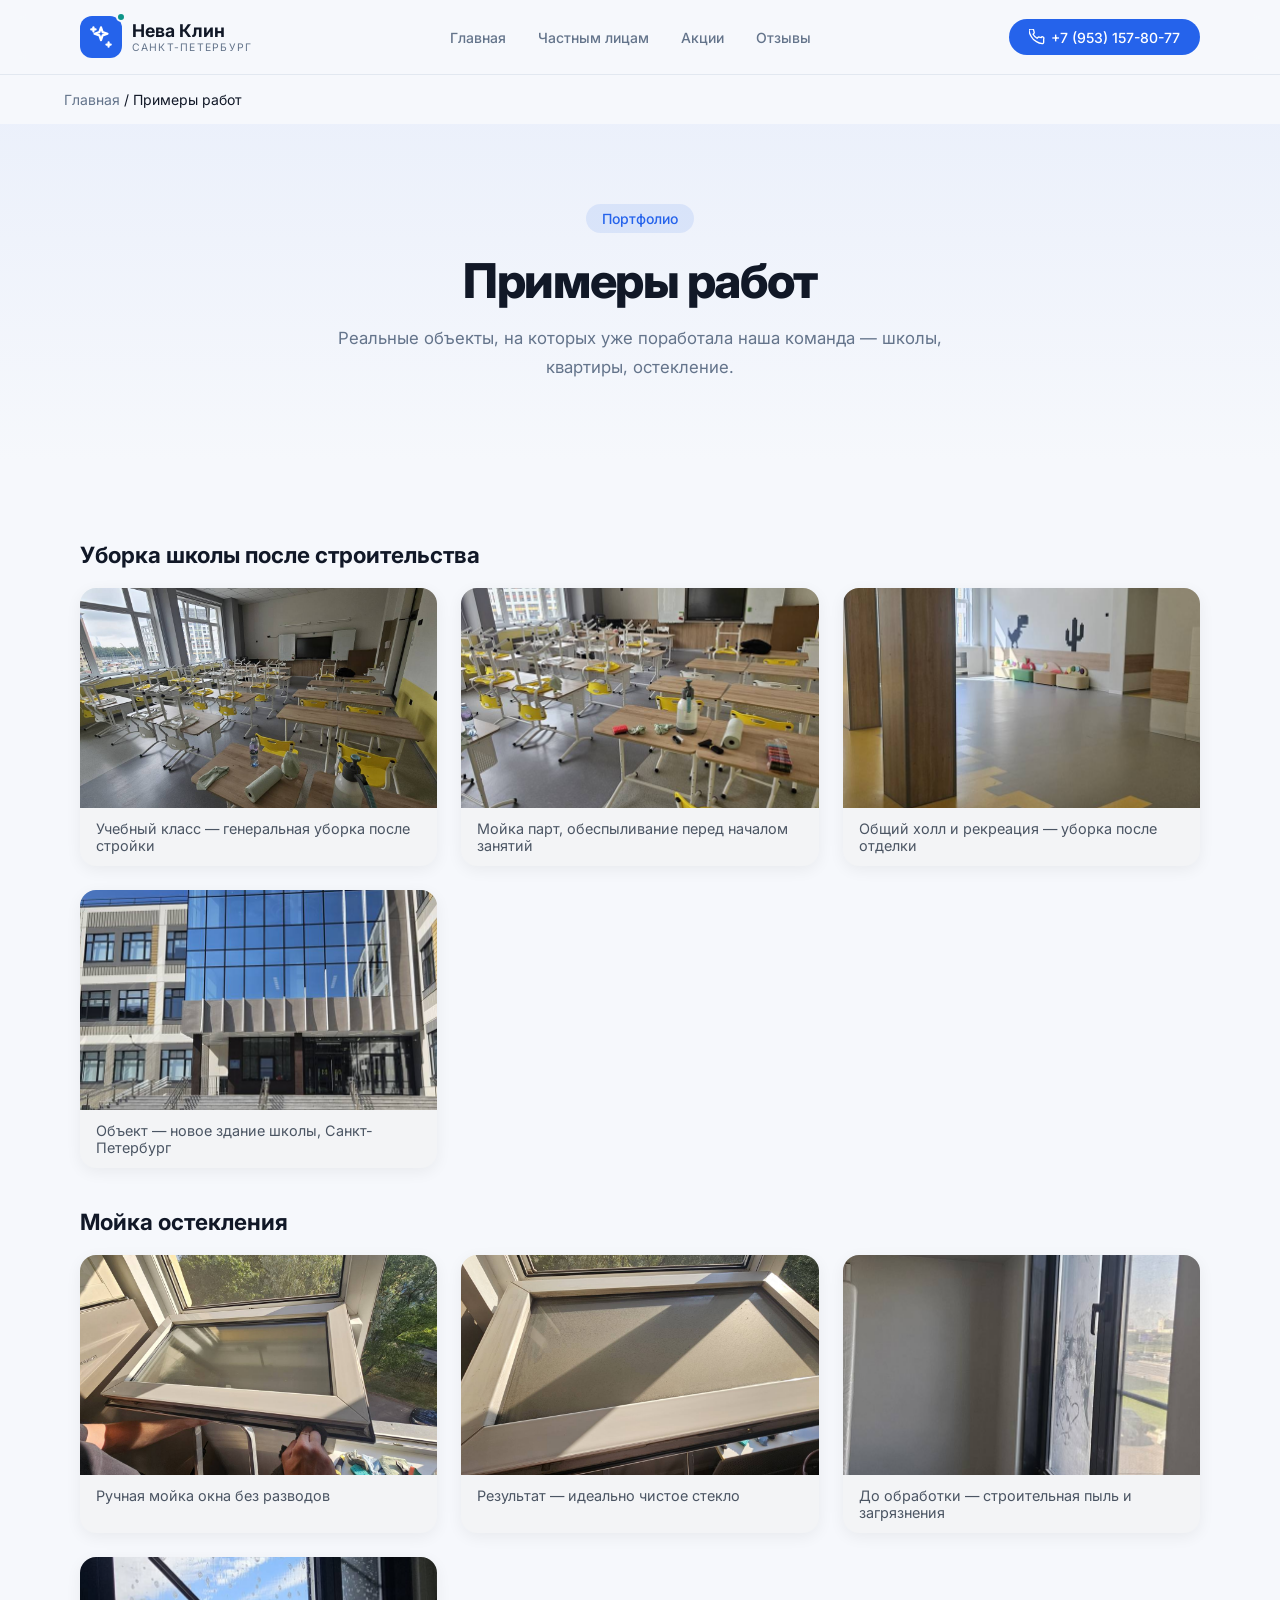
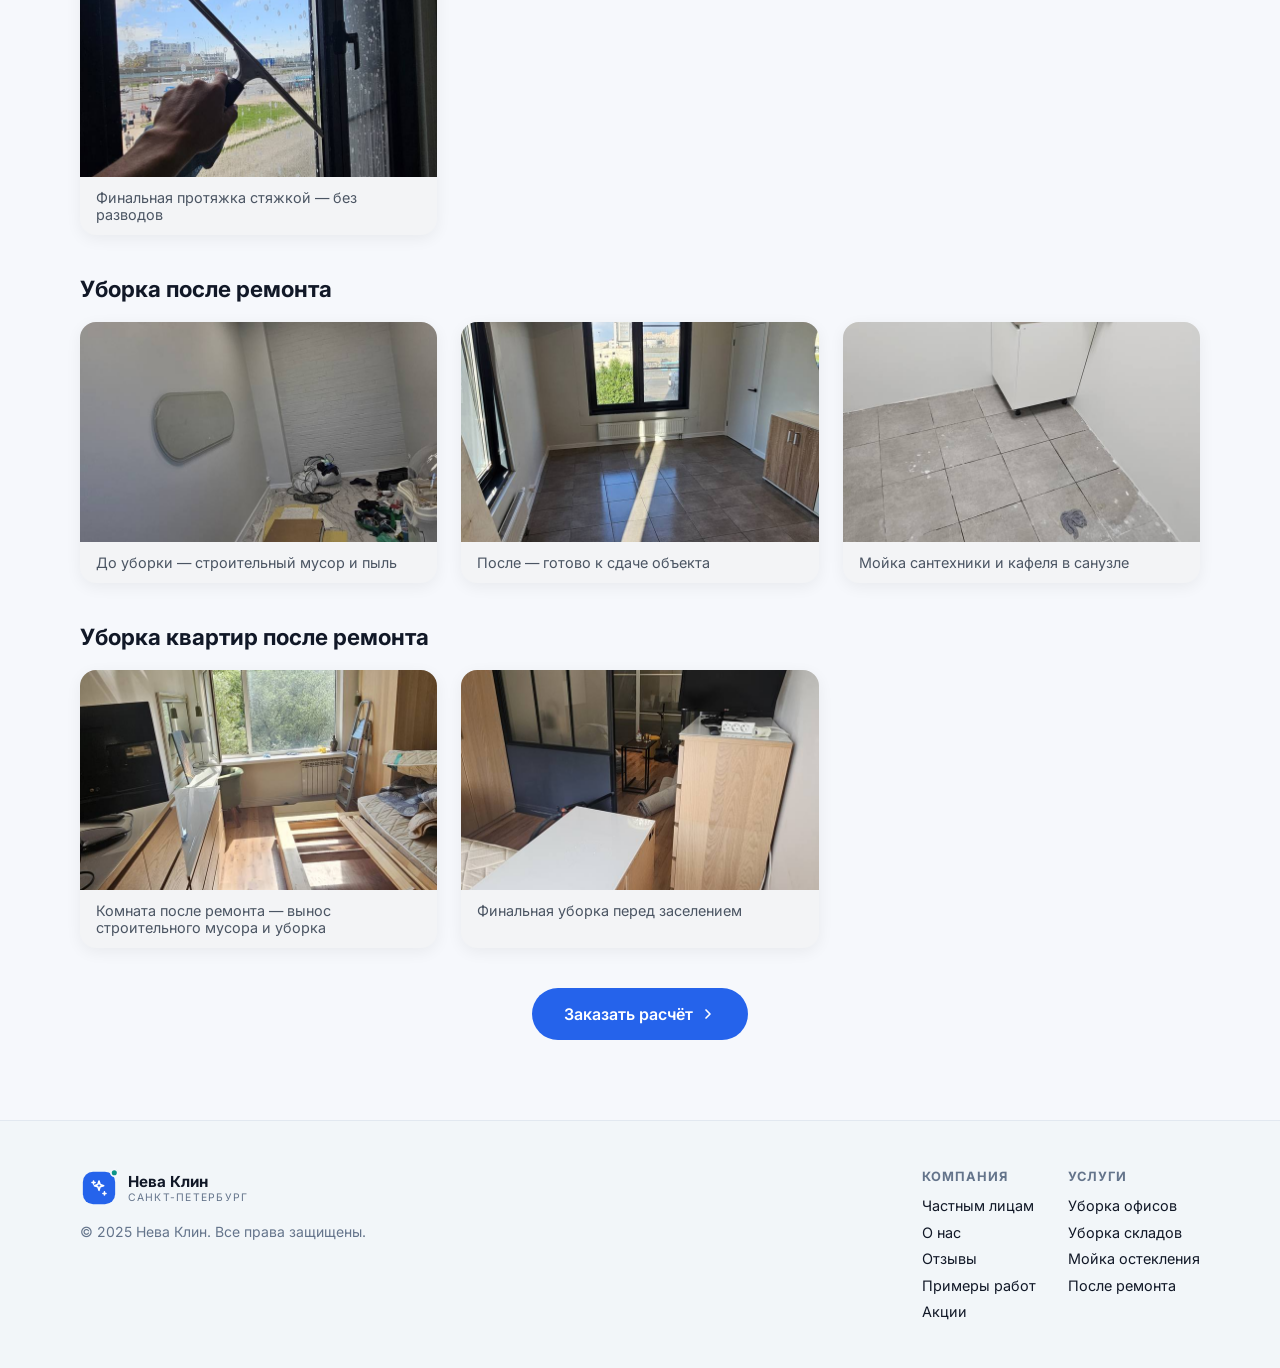
<file: pages/primery-rabot.html>
<!DOCTYPE html>
<html lang="ru">
<head>
<meta charset="UTF-8"/>
<meta name="viewport" content="width=device-width, initial-scale=1.0"/>
<title>Примеры работ — Нева Клин, клининг в Санкт-Петербурге</title>
<meta name="description" content="Примеры выполненных работ клининговой компании Нева Клин в Санкт-Петербурге: уборка школы после строительства, мойка остекления, уборка квартир после ремонта."/>
<meta name="theme-color" content="#2EA8E8"/>
<link rel="icon" type="image/x-icon" href="/favicon.ico"/>
<link rel="canonical" href="https://neva-klin.ru/pages/primery-rabot.html"/>
<link rel="preconnect" href="https://fonts.googleapis.com"/>
<link href="https://fonts.googleapis.com/css2?family=Inter:wght@400;500;600;700;800&display=swap" rel="stylesheet"/>
<link rel="stylesheet" href="/assets/site.css"/>
</head>
<body>

<header>
  <div class="header-inner">
    <a href="/" class="logo">
      <div class="logo-icon">
        <svg width="26" height="26" viewBox="0 0 24 24" fill="none" stroke="currentColor" stroke-width="2" stroke-linecap="round" stroke-linejoin="round"><path d="M12 3l1.5 4.5L18 9l-4.5 1.5L12 15l-1.5-4.5L6 9l4.5-1.5z"/><path d="M5 3v4"/><path d="M19 17v4"/><path d="M3 5h4"/><path d="M17 19h4"/></svg>
        <div class="logo-dot"></div>
      </div>
      <div class="logo-text"><span>Нева Клин</span><span>Санкт-Петербург</span></div>
    </a>
    <nav>
      <a href="/">Главная</a>
      <a href="/pages/chastnym-licam.html">Частным лицам</a>
      <a href="/pages/akcii.html">Акции</a>
      <a href="/pages/otzyvy.html">Отзывы</a>
    </nav>
    <a href="tel:+79531578077" class="btn-call">
      <svg width="16" height="16" viewBox="0 0 24 24" fill="none" stroke="currentColor" stroke-width="2" stroke-linecap="round" stroke-linejoin="round"><path d="M22 16.92v3a2 2 0 01-2.18 2 19.79 19.79 0 01-8.63-3.07A19.5 19.5 0 013.07 10.8a19.79 19.79 0 01-3.07-8.67A2 2 0 012 0h3a2 2 0 012 1.72c.127.96.361 1.903.7 2.81a2 2 0 01-.45 2.11L6.09 7.91a16 16 0 006 6l1.27-1.27a2 2 0 012.11-.45c.907.339 1.85.573 2.81.7A2 2 0 0122 14.92z"/></svg>
      <span class="btn-call-text">+7 (953) 157-80-77</span>
    </a>
  </div>
</header>

<div class="container crumbs"><a href="/">Главная</a> / <span>Примеры работ</span></div>

<section class="page-hero">
  <div class="page-hero-inner anim">
    <div class="page-badge">Портфолио</div>
    <h1>Примеры работ</h1>
    <p>Реальные объекты, на которых уже поработала наша команда — школы, квартиры, остекление.</p>
  </div>
</section>

<section class="section">
  <div class="container">

    <h2 class="gallery-title">Уборка школы после строительства</h2>
    <div class="gallery-grid">
      <div class="gallery-item">
        <img src="/images/works/shkola-1.jpg" alt="Уборка класса в школе после строительства" loading="lazy">
        <div class="gallery-caption">Учебный класс — генеральная уборка после стройки</div>
      </div>
      <div class="gallery-item">
        <img src="/images/works/shkola-2.jpg" alt="Мойка парт и подготовка класса к учебному году" loading="lazy">
        <div class="gallery-caption">Мойка парт, обеспыливание перед началом занятий</div>
      </div>
      <div class="gallery-item">
        <img src="/images/works/shkola-holl.jpg" alt="Уборка холла и рекреации в школе" loading="lazy">
        <div class="gallery-caption">Общий холл и рекреация — уборка после отделки</div>
      </div>
      <div class="gallery-item">
        <img src="/images/works/shkola-fasad.jpg" alt="Здание школы после капитального ремонта" loading="lazy">
        <div class="gallery-caption">Объект — новое здание школы, Санкт-Петербург</div>
      </div>
    </div>

    <h2 class="gallery-title">Мойка остекления</h2>
    <div class="gallery-grid">
      <div class="gallery-item">
        <img src="/images/works/mojka-okon-1.jpg" alt="Мойка окна вручную" loading="lazy">
        <div class="gallery-caption">Ручная мойка окна без разводов</div>
      </div>
      <div class="gallery-item">
        <img src="/images/works/mojka-okon-2.jpg" alt="Результат мойки окна крупным планом" loading="lazy">
        <div class="gallery-caption">Результат — идеально чистое стекло</div>
      </div>
      <div class="gallery-item">
        <img src="/images/works/mojka-okon-4.jpg" alt="Окно до мойки после строительства" loading="lazy">
        <div class="gallery-caption">До обработки — строительная пыль и загрязнения</div>
      </div>
      <div class="gallery-item">
        <img src="/images/works/mojka-okon-3.jpg" alt="Мойка окна стяжкой-скребком" loading="lazy">
        <div class="gallery-caption">Финальная протяжка стяжкой — без разводов</div>
      </div>
    </div>

    <h2 class="gallery-title">Уборка после ремонта</h2>
    <div class="gallery-grid">
      <div class="gallery-item">
        <img src="/images/works/remont-1.jpg" alt="Помещение с остатками строительного мусора до уборки" loading="lazy">
        <div class="gallery-caption">До уборки — строительный мусор и пыль</div>
      </div>
      <div class="gallery-item">
        <img src="/images/works/remont-2.jpg" alt="Чистое помещение после генеральной уборки" loading="lazy">
        <div class="gallery-caption">После — готово к сдаче объекта</div>
      </div>
      <div class="gallery-item">
        <img src="/images/works/remont-3.jpg" alt="Мойка сантехники в санузле после ремонта" loading="lazy">
        <div class="gallery-caption">Мойка сантехники и кафеля в санузле</div>
      </div>
    </div>

    <h2 class="gallery-title">Уборка квартир после ремонта</h2>
    <div class="gallery-grid">
      <div class="gallery-item">
        <img src="/images/works/kvartira-1.jpg" alt="Уборка квартиры после ремонта" loading="lazy">
        <div class="gallery-caption">Комната после ремонта — вынос строительного мусора и уборка</div>
      </div>
      <div class="gallery-item">
        <img src="/images/works/kvartira-2.jpg" alt="Финальная уборка квартиры перед заселением" loading="lazy">
        <div class="gallery-caption">Финальная уборка перед заселением</div>
      </div>
    </div>

    <div class="cta-row" style="margin-top:2.5rem">
      <a href="/#contact" class="btn-primary">Заказать расчёт
        <svg width="16" height="16" viewBox="0 0 24 24" fill="none" stroke="currentColor" stroke-width="2.5" stroke-linecap="round" stroke-linejoin="round"><polyline points="9 18 15 12 9 6"/></svg>
      </a>
    </div>

  </div>
</section>

<footer>
  <div class="footer-inner">
    <div>
      <a href="/" class="logo" style="margin-bottom:1rem">
        <div class="logo-icon" style="transform:scale(.85)">
          <svg width="22" height="22" viewBox="0 0 24 24" fill="none" stroke="currentColor" stroke-width="2" stroke-linecap="round" stroke-linejoin="round"><path d="M12 3l1.5 4.5L18 9l-4.5 1.5L12 15l-1.5-4.5L6 9l4.5-1.5z"/><path d="M5 3v4M19 17v4M3 5h4M17 19h4"/></svg>
          <div class="logo-dot"></div>
        </div>
        <div class="logo-text"><span style="font-size:.95rem">Нева Клин</span><span>Санкт-Петербург</span></div>
      </a>
      <p class="footer-copy">© 2025 Нева Клин. Все права защищены.</p>
    </div>
    <div class="footer-nav">
      <div class="footer-col">
        <span class="footer-col-title">Компания</span>
        <a href="/pages/chastnym-licam.html">Частным лицам</a>
        <a href="/pages/o-nas.html">О нас</a>
        <a href="/pages/otzyvy.html">Отзывы</a>
        <a href="/pages/primery-rabot.html">Примеры работ</a>
        <a href="/pages/akcii.html">Акции</a>
      </div>
      <div class="footer-col">
        <span class="footer-col-title">Услуги</span>
        <a href="/pages/uborka-ofisov.html">Уборка офисов</a>
        <a href="/pages/uborka-skladov.html">Уборка складов</a>
        <a href="/pages/moyka-ostekleniya.html">Мойка остекления</a>
        <a href="/pages/poslestroitelnaya-uborka.html">После ремонта</a>
      </div>
    </div>
  </div>
</footer>

</body>
</html>
</file>
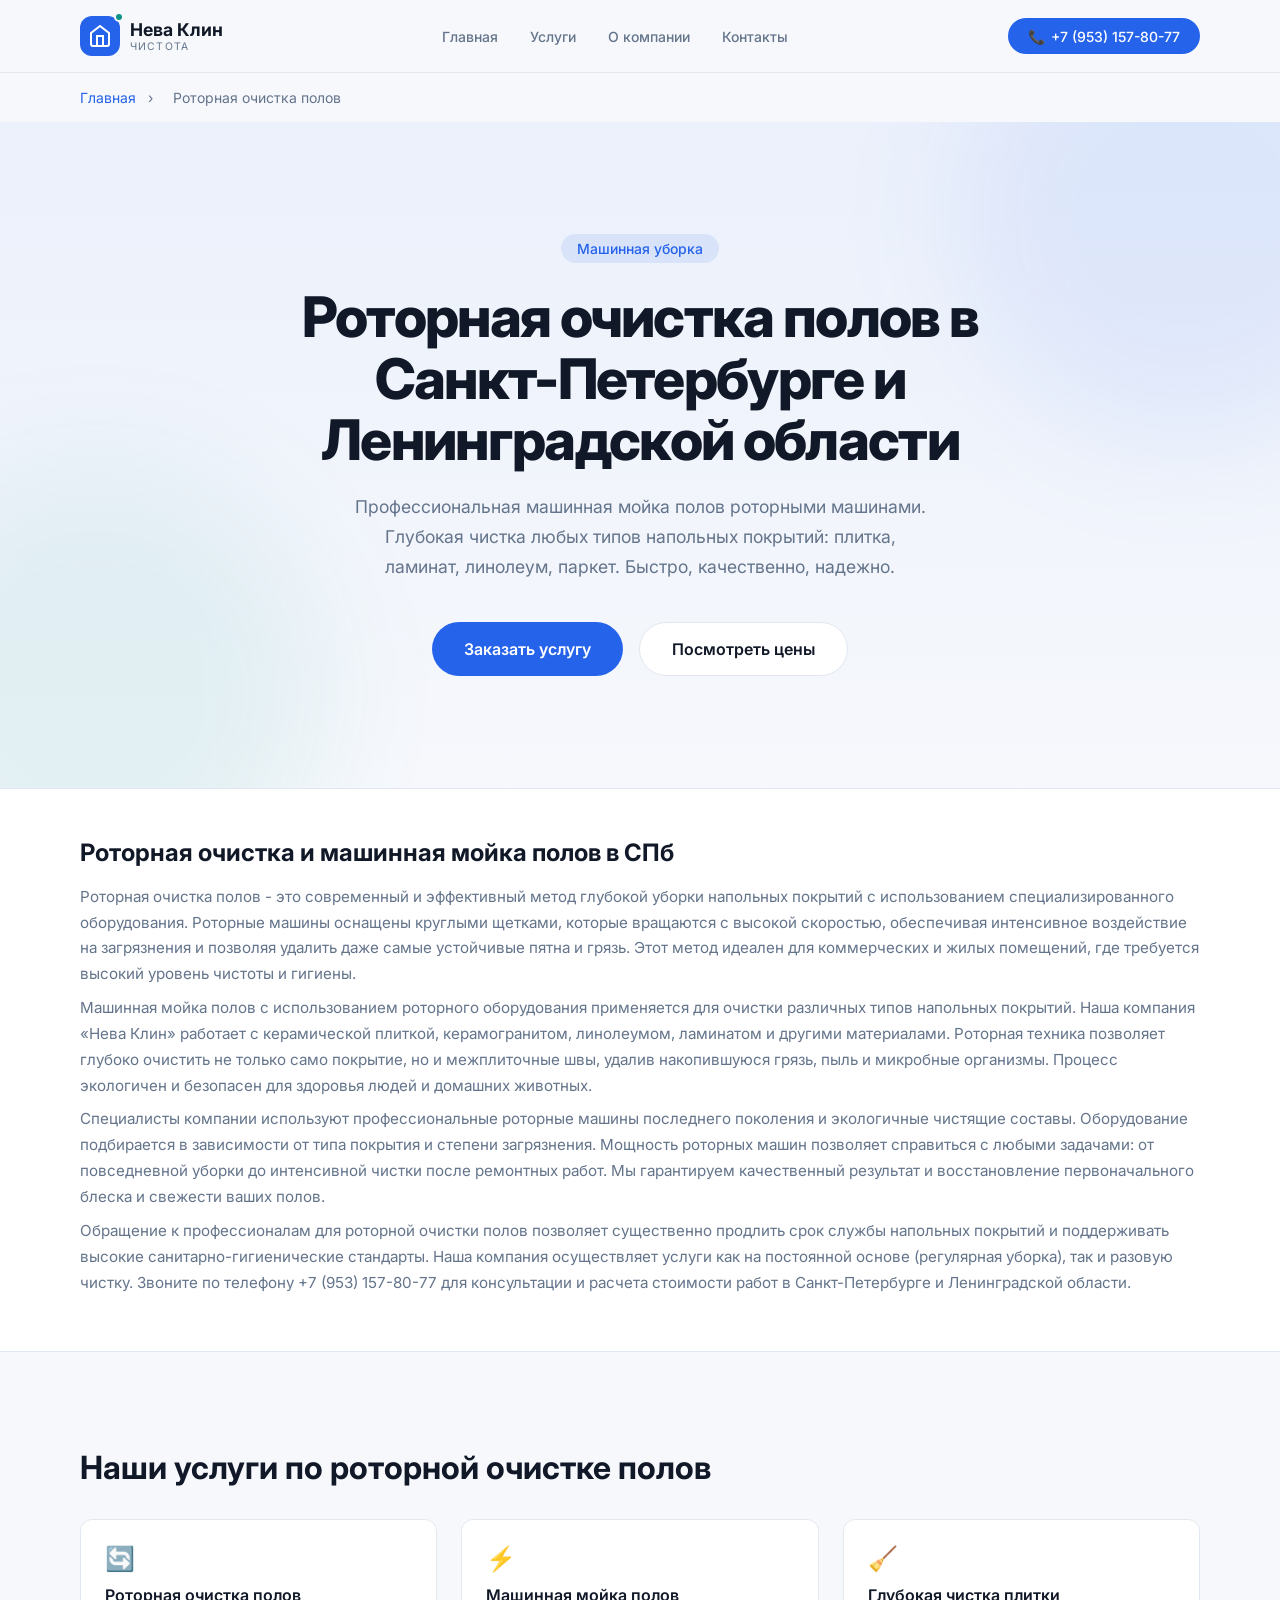
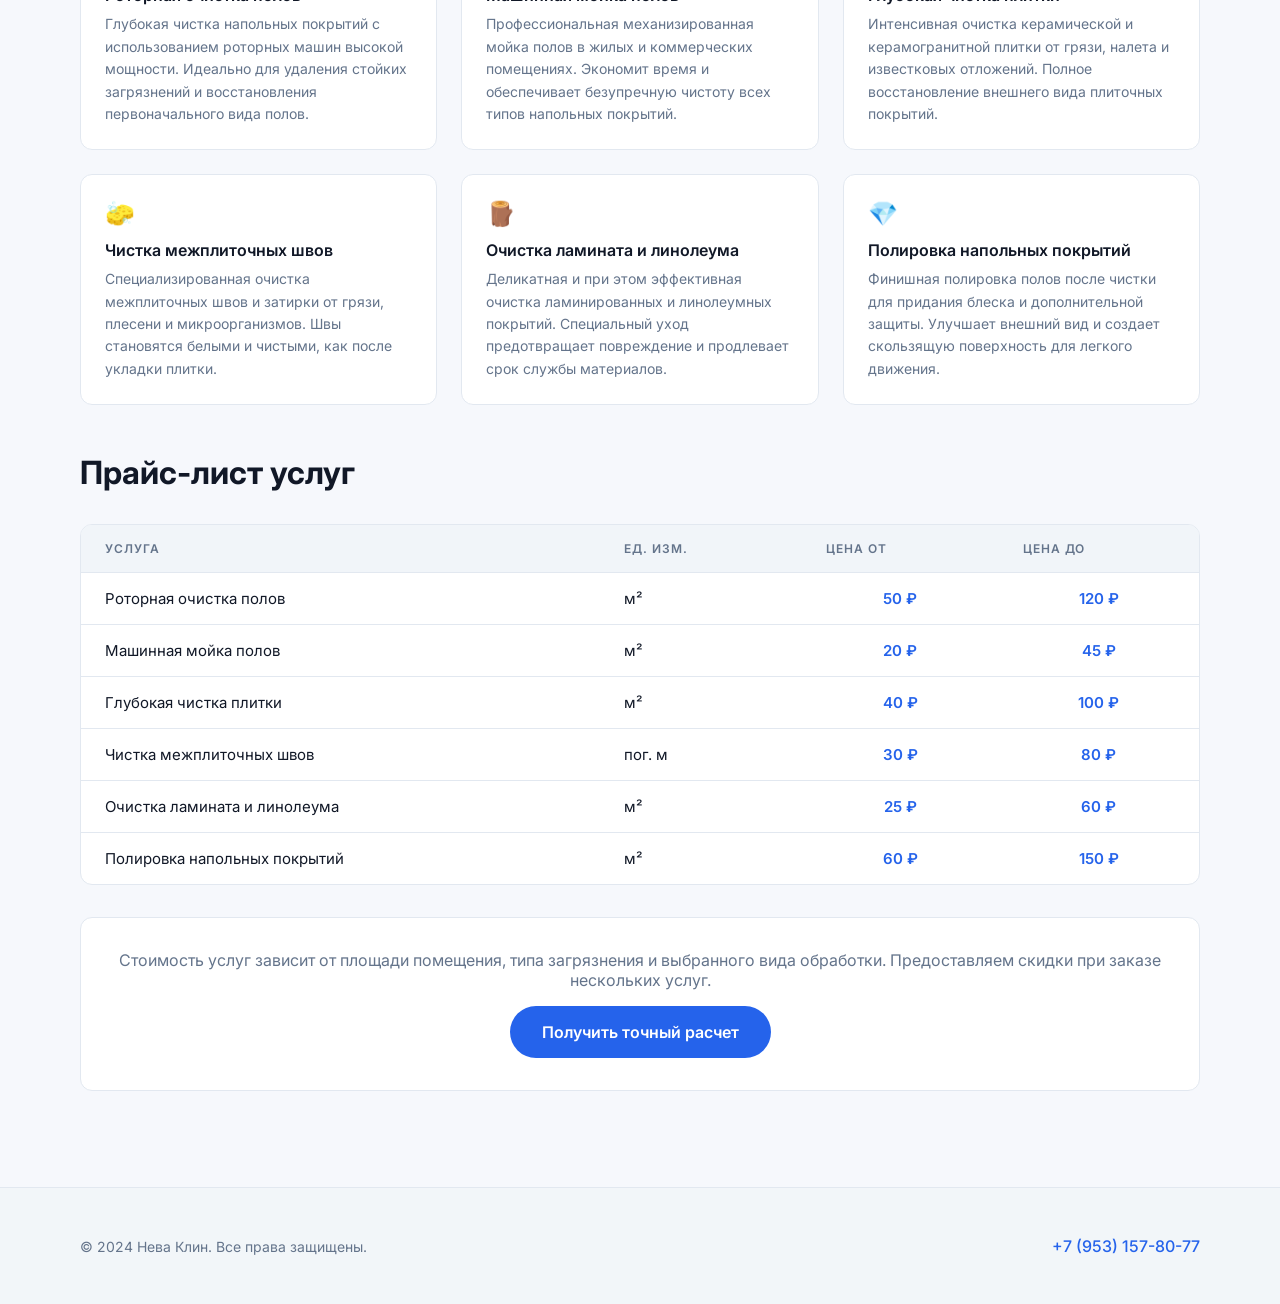
<file: pages/rotornaya-ochistka-polov.html>
<!DOCTYPE html>
<html lang="ru">
<head>
    <meta charset="UTF-8">
    <meta name="viewport" content="width=device-width, initial-scale=1.0">
    <title>Роторная очистка полов в Санкт-Петербурге | Машинная мойка полов | Нева Клин</title>
    <meta name="description" content="Роторная очистка полов и машинная мойка полов в Санкт-Петербурге и Ленинградской области. Глубокая чистка плитки, очистка напольных покрытий роторными машинами. Звоните +7 (953) 157-80-77">
    <meta name="keywords" content="роторная очистка полов спб, машинная мойка полов, роторная машина для полов, глубокая чистка плитки, очистка напольных покрытий, машинная уборка полов санкт-петербург, чистка плитки спб">
    <meta name="keywords" content="клининг спб,клининг санкт-петербург,клининговая компания спб,уборка квартир,офисов,уборка коммерческих помещений,уборка складов,уборка торговых центров,уборка бизнес центров,мойка остекления,мойка фасадов,промышленный клининг,роторная очистка полов,машинная мойка полов,послестроительная уборка,клининг ленинградская область">
<!-- Yandex.Metrika counter -->
<script type="text/javascript">
    (function(m,e,t,r,i,k,a){
        m[i]=m[i]||function(){(m[i].a=m[i].a||[]).push(arguments)};
        m[i].l=1*new Date();
        for (var j = 0; j < document.scripts.length; j++) {if (document.scripts[j].src === r) { return; }}
        k=e.createElement(t),a=e.getElementsByTagName(t)[0],k.async=1,k.src=r,a.parentNode.insertBefore(k,a)
    })(window, document,'script','https://mc.yandex.ru/metrika/tag.js?id=110255288', 'ym');

    ym(110255288, 'init', {ssr:true, webvisor:true, clickmap:true, ecommerce:"dataLayer", referrer: document.referrer, url: location.href, accurateTrackBounce:true, trackLinks:true});
</script>
<noscript><div><img src="https://mc.yandex.ru/watch/110255288" style="position:absolute; left:-9999px;" alt="" /></div></noscript>
<!-- /Yandex.Metrika counter -->  
    <!-- ===== FAVICON & PWA ICONS ===== -->
<!-- Classic favicon -->
<link rel="icon" type="image/x-icon" href="/favicon.ico">
<link rel="icon" type="image/png" sizes="16x16"  href="/icons/icon-16x16.png">
<link rel="icon" type="image/png" sizes="32x32"  href="/icons/icon-32x32.png">
<link rel="icon" type="image/png" sizes="96x96"  href="/icons/icon-96x96.png">

<!-- Apple Touch Icons -->
<link rel="apple-touch-icon"                    href="/icons/apple-touch-icon.png">
<link rel="apple-touch-icon" sizes="57x57"      href="/icons/icon-57x57.png">
<link rel="apple-touch-icon" sizes="60x60"      href="/icons/icon-60x60.png">
<link rel="apple-touch-icon" sizes="72x72"      href="/icons/icon-72x72.png">
<link rel="apple-touch-icon" sizes="76x76"      href="/icons/icon-76x76.png">
<link rel="apple-touch-icon" sizes="114x114"    href="/icons/icon-114x114.png">
<link rel="apple-touch-icon" sizes="120x120"    href="/icons/icon-120x120.png">
<link rel="apple-touch-icon" sizes="144x144"    href="/icons/icon-144x144.png">
<link rel="apple-touch-icon" sizes="152x152"    href="/icons/icon-152x152.png">
<link rel="apple-touch-icon" sizes="167x167"    href="/icons/icon-167x167.png">
<link rel="apple-touch-icon" sizes="180x180"    href="/icons/icon-180x180.png">

<!-- Safari Pinned Tab (monochrome SVG) -->
<link rel="mask-icon" href="/icons/mask-icon.svg" color="#2EA8E8">

<!-- Android / Chrome -->
<link rel="icon" type="image/png" sizes="192x192" href="/icons/icon-192x192.png">
<link rel="icon" type="image/png" sizes="512x512" href="/icons/icon-512x512.png">

<!-- Windows -->
<meta name="msapplication-TileImage" content="/icons/mstile-150x150.png">
<meta name="msapplication-TileColor" content="#2EA8E8">
<meta name="msapplication-config"    content="/browserconfig.xml">

<!-- PWA theme -->
<meta name="theme-color" content="#2EA8E8">

<!-- PWA Manifest -->
<link rel="manifest" href="/site.webmanifest">

<link rel="preconnect" href="https://fonts.googleapis.com"/>
    <link rel="canonical" href="https://neva-klin.ru/pages/rotornaya-ochistka-polov.html">
    <meta name="robots" content="index, follow">
    <link href="https://fonts.googleapis.com/css2?family=Inter:wght@400;500;600;700;800&display=swap" rel="stylesheet"/>

    <script type="application/ld+json">
    {
        "@context": "https://schema.org",
        "@type": "LocalBusiness",
        "name": "Нева Клин",
        "description": "Роторная очистка полов и машинная мойка полов в Санкт-Петербурге и Ленинградской области",
        "url": "https://neva-klin.ru",
        "telephone": "+7 (953) 157-80-77",
        "address": {
            "@type": "PostalAddress",
            "addressLocality": "Санкт-Петербург",
            "addressRegion": "Ленинградская область",
            "addressCountry": "RU"
        },
        "areaServed": ["Санкт-Петербург", "Ленинградская область"],
        "image": "https://neva-klin.ru/logo.png",
        "priceRange": "₽₽"
    }
    </script>

    <script type="application/ld+json">
    {
        "@context": "https://schema.org",
        "@type": "Service",
        "name": "Роторная очистка полов",
        "description": "Профессиональная роторная очистка полов и машинная мойка напольных покрытий",
        "provider": {
            "@type": "LocalBusiness",
            "name": "Нева Клин",
            "telephone": "+7 (953) 157-80-77"
        },
        "serviceType": "Роторная очистка полов",
        "areaServed": ["Санкт-Петербург", "Ленинградская область"],
        "availableLanguage": ["ru"]
    }
    </script>

    <style>
    *, *::before, *::after { box-sizing: border-box; margin: 0; padding: 0; }
    :root { --background: #f6f8fc; --foreground: #111827; --card: #ffffff; --card-foreground: #111827; --primary: #2563eb; --primary-fg: #ffffff; --secondary: #0d9488; --secondary-fg: #ffffff; --muted: #f1f5f9; --muted-fg: #64748b; --border: #e2e8f0; --input-bg: #f1f5f9; --ring: #2563eb; --radius: 0.75rem; --shadow-sm: 0 1px 2px rgba(0,0,0,.06); --shadow: 0 4px 12px rgba(0,0,0,.08); --shadow-lg: 0 10px 30px rgba(0,0,0,.12); }
    html { scroll-behavior: smooth; }
    body { font-family: 'Inter', sans-serif; background: var(--background); color: var(--foreground); -webkit-font-smoothing: antialiased; min-height: 100vh; }
    .container { max-width: 1152px; margin: 0 auto; padding: 0 1rem; }
    .text-primary { color: var(--primary); }
    header { position: sticky; top: 0; z-index: 50; background: rgba(246,248,252,.85); backdrop-filter: blur(12px); border-bottom: 1px solid var(--border); }
    .header-inner { display: flex; align-items: center; justify-content: space-between; padding: 1rem; max-width: 1152px; margin: 0 auto; }
    .logo { display: flex; align-items: center; gap: .6rem; text-decoration: none; }
    .logo-icon { position: relative; background: var(--primary); border-radius: 12px; padding: 8px; display: flex; align-items: center; justify-content: center; }
    .logo-icon svg { color: #fff; }
    .logo-dot { position: absolute; top: -4px; right: -4px; width: 10px; height: 10px; border-radius: 50%; background: var(--secondary); border: 2px solid var(--background); }
    .logo-text span:first-child { display: block; font-weight: 700; font-size: 1.1rem; color: var(--foreground); line-height: 1.2; }
    .logo-text span:last-child { display: block; font-size: .65rem; letter-spacing: .12em; color: var(--muted-fg); text-transform: uppercase; }
    nav { display: flex; align-items: center; gap: 2rem; }
    nav a { font-size: .875rem; font-weight: 500; color: var(--muted-fg); text-decoration: none; transition: color .2s; }
    nav a:hover { color: var(--foreground); }
    .btn-call { display: flex; align-items: center; gap: .4rem; background: var(--primary); color: #fff; padding: .6rem 1.25rem; border-radius: 99px; font-size: .875rem; font-weight: 500; text-decoration: none; transition: box-shadow .2s, transform .15s; white-space: nowrap; }
    .btn-call:hover { box-shadow: 0 8px 20px rgba(37,99,235,.3); transform: translateY(-1px); }
    @media (max-width:768px) { nav { display: none; } .btn-call-text { display: none; } }
    .hero { position: relative; overflow: hidden; background: linear-gradient(to bottom, rgba(37,99,235,.05), var(--background)); padding: 5rem 0; }
    @media (min-width:768px) { .hero { padding: 7rem 0; } }
    .hero-blob1 { position: absolute; top: -8rem; right: -8rem; width: 28rem; height: 28rem; background: rgba(37,99,235,.08); border-radius: 50%; filter: blur(60px); pointer-events: none; }
    .hero-blob2 { position: absolute; bottom: -8rem; left: -8rem; width: 28rem; height: 28rem; background: rgba(13,148,136,.08); border-radius: 50%; filter: blur(60px); pointer-events: none; }
    .hero-inner { position: relative; text-align: center; max-width: 768px; margin: 0 auto; padding: 0 1rem; }
    .hero-badge { display: inline-block; background: rgba(37,99,235,.1); color: var(--primary); border-radius: 99px; padding: .375rem 1rem; font-size: .875rem; font-weight: 500; margin-bottom: 1.5rem; }
    .hero h1 { font-size: clamp(2rem, 5vw, 3.5rem); font-weight: 800; line-height: 1.1; letter-spacing: -.03em; color: var(--foreground); margin-bottom: 1.25rem; }
    .hero p { font-size: 1.1rem; color: var(--muted-fg); max-width: 36rem; margin: 0 auto 2.5rem; line-height: 1.7; }
    .hero-cta { display: flex; flex-wrap: wrap; gap: 1rem; justify-content: center; }
    .btn-primary { display: inline-flex; align-items: center; gap: .4rem; background: var(--primary); color: #fff; padding: 1rem 2rem; border-radius: 99px; font-size: 1rem; font-weight: 600; text-decoration: none; border: none; cursor: pointer; transition: box-shadow .2s, transform .15s; }
    .btn-primary:hover { box-shadow: 0 12px 28px rgba(37,99,235,.3); transform: translateY(-2px); }
    .btn-outline { display: inline-flex; align-items: center; gap: .4rem; background: var(--card); color: var(--foreground); padding: 1rem 2rem; border-radius: 99px; font-size: 1rem; font-weight: 600; text-decoration: none; border: 1px solid var(--border); cursor: pointer; transition: background .2s; }
    .btn-outline:hover { background: var(--muted); }
    .seo-text { padding: 3rem 0; background: var(--card); border-top: 1px solid var(--border); border-bottom: 1px solid var(--border); }
    .seo-text h2 { font-size: 1.5rem; font-weight: 700; margin-bottom: 1rem; line-height: 1.3; }
    .seo-text p { color: var(--muted-fg); line-height: 1.7; margin-bottom: .5rem; font-size: .95rem; }
    footer { background: rgba(241,245,249,.6); border-top: 1px solid var(--border); padding: 3rem 0; }
    .footer-inner { max-width: 1152px; margin: 0 auto; padding: 0 1rem; display: flex; flex-wrap: wrap; align-items: center; justify-content: space-between; gap: 1.5rem; }
    .footer-copy { font-size: .875rem; color: var(--muted-fg); }
    @keyframes fadeUp { from { opacity: 0; transform: translateY(16px); } to { opacity: 1; transform: translateY(0); } }
    .anim { animation: fadeUp .5s both; }
    .service-page { padding: 4rem 0; }
    @media (min-width:768px) { .service-page { padding: 6rem 0; } }
    .service-page h2 { font-size: clamp(1.5rem, 3vw, 2rem); font-weight: 700; margin-bottom: 1.25rem; }
    .service-features { display: grid; grid-template-columns: repeat(auto-fit, minmax(280px, 1fr)); gap: 1.5rem; margin: 2rem 0; }
    .feature-card { background: var(--card); border: 1px solid var(--border); border-radius: var(--radius); padding: 1.5rem; transition: box-shadow .2s, transform .15s; }
    .feature-card:hover { box-shadow: var(--shadow); transform: translateY(-2px); }
    .feature-card h3 { font-size: 1rem; font-weight: 600; margin-bottom: .5rem; }
    .feature-card p { font-size: .875rem; color: var(--muted-fg); line-height: 1.6; }
    .feature-icon { font-size: 1.5rem; margin-bottom: .75rem; display: block; }
    .price-block { background: var(--card); border: 1px solid var(--border); border-radius: var(--radius); overflow: hidden; margin: 2rem 0; }
    .price-block table { width: 100%; border-collapse: collapse; }
    .price-block th { padding: 1rem 1.5rem; text-align: left; font-size: .75rem; font-weight: 600; letter-spacing: .08em; text-transform: uppercase; color: var(--muted-fg); background: var(--muted); }
    .price-block td { padding: 1rem 1.5rem; font-size: .9375rem; border-top: 1px solid var(--border); }
    .price-block tr:hover td { background: rgba(0,0,0,.02); }
    .td-price { font-weight: 600; color: var(--primary); text-align: center; }
    .td-center { text-align: center; }
    .breadcrumb { padding: 1rem 0; font-size: .875rem; color: var(--muted-fg); }
    .breadcrumb a { color: var(--primary); text-decoration: none; }
    .breadcrumb a:hover { text-decoration: underline; }
    .breadcrumb span { margin: 0 .5rem; }
    </style>
</head>
<body>
    <!-- Header -->
    <header>
        <div class="header-inner">
            <a href="../index.html" class="logo">
                <div class="logo-icon">
                    <svg width="24" height="24" viewBox="0 0 24 24" fill="none" stroke="currentColor" stroke-width="2">
                        <path d="M3 9l9-7 9 7v11a2 2 0 0 1-2 2H5a2 2 0 0 1-2-2z"></path>
                        <polyline points="9 22 9 12 15 12 15 22"></polyline>
                    </svg>
                    <div class="logo-dot"></div>
                </div>
                <div class="logo-text">
                    <span>Нева Клин</span>
                    <span>Чистота</span>
                </div>
            </a>
            <nav>
                <a href="../index.html">Главная</a>
                <a href="../index.html#services">Услуги</a>
                <a href="../index.html#about">О компании</a>
                <a href="../index.html#contact">Контакты</a>
            </nav>
            <a href="tel:+79531578077" class="btn-call">
                <span>📞</span>
                <span class="btn-call-text">+7 (953) 157-80-77</span>
            </a>
        </div>
    </header>

    <!-- Breadcrumb -->
    <div class="container">
        <div class="breadcrumb">
            <a href="../index.html">Главная</a>
            <span>›</span>
            <span>Роторная очистка полов</span>
        </div>
    </div>

    <!-- Hero Section -->
    <section class="hero">
        <div class="hero-blob1"></div>
        <div class="hero-blob2"></div>
        <div class="hero-inner">
            <div class="hero-badge">Машинная уборка</div>
            <h1>Роторная очистка полов в Санкт-Петербурге и Ленинградской области</h1>
            <p>Профессиональная машинная мойка полов роторными машинами. Глубокая чистка любых типов напольных покрытий: плитка, ламинат, линолеум, паркет. Быстро, качественно, надежно.</p>
            <div class="hero-cta">
                <a href="tel:+79531578077" class="btn-primary">Заказать услугу</a>
                <a href="#price" class="btn-outline">Посмотреть цены</a>
            </div>
        </div>
    </section>

    <!-- SEO Text Section -->
    <section class="seo-text">
        <div class="container">
            <h2>Роторная очистка и машинная мойка полов в СПб</h2>
            <p>Роторная очистка полов - это современный и эффективный метод глубокой уборки напольных покрытий с использованием специализированного оборудования. Роторные машины оснащены круглыми щетками, которые вращаются с высокой скоростью, обеспечивая интенсивное воздействие на загрязнения и позволяя удалить даже самые устойчивые пятна и грязь. Этот метод идеален для коммерческих и жилых помещений, где требуется высокий уровень чистоты и гигиены.</p>
            <p>Машинная мойка полов с использованием роторного оборудования применяется для очистки различных типов напольных покрытий. Наша компания «Нева Клин» работает с керамической плиткой, керамогранитом, линолеумом, ламинатом и другими материалами. Роторная техника позволяет глубоко очистить не только само покрытие, но и межплиточные швы, удалив накопившуюся грязь, пыль и микробные организмы. Процесс экологичен и безопасен для здоровья людей и домашних животных.</p>
            <p>Специалисты компании используют профессиональные роторные машины последнего поколения и экологичные чистящие составы. Оборудование подбирается в зависимости от типа покрытия и степени загрязнения. Мощность роторных машин позволяет справиться с любыми задачами: от повседневной уборки до интенсивной чистки после ремонтных работ. Мы гарантируем качественный результат и восстановление первоначального блеска и свежести ваших полов.</p>
            <p>Обращение к профессионалам для роторной очистки полов позволяет существенно продлить срок службы напольных покрытий и поддерживать высокие санитарно-гигиенические стандарты. Наша компания осуществляет услуги как на постоянной основе (регулярная уборка), так и разовую чистку. Звоните по телефону +7 (953) 157-80-77 для консультации и расчета стоимости работ в Санкт-Петербурге и Ленинградской области.</p>
        </div>
    </section>

    <!-- Service Page Content -->
    <section class="service-page">
        <div class="container">
            <h2>Наши услуги по роторной очистке полов</h2>

            <div class="service-features">
                <div class="feature-card anim">
                    <span class="feature-icon">🔄</span>
                    <h3>Роторная очистка полов</h3>
                    <p>Глубокая чистка напольных покрытий с использованием роторных машин высокой мощности. Идеально для удаления стойких загрязнений и восстановления первоначального вида полов.</p>
                </div>

                <div class="feature-card anim">
                    <span class="feature-icon">⚡</span>
                    <h3>Машинная мойка полов</h3>
                    <p>Профессиональная механизированная мойка полов в жилых и коммерческих помещениях. Экономит время и обеспечивает безупречную чистоту всех типов напольных покрытий.</p>
                </div>

                <div class="feature-card anim">
                    <span class="feature-icon">🧹</span>
                    <h3>Глубокая чистка плитки</h3>
                    <p>Интенсивная очистка керамической и керамогранитной плитки от грязи, налета и известковых отложений. Полное восстановление внешнего вида плиточных покрытий.</p>
                </div>

                <div class="feature-card anim">
                    <span class="feature-icon">🧽</span>
                    <h3>Чистка межплиточных швов</h3>
                    <p>Специализированная очистка межплиточных швов и затирки от грязи, плесени и микроорганизмов. Швы становятся белыми и чистыми, как после укладки плитки.</p>
                </div>

                <div class="feature-card anim">
                    <span class="feature-icon">🪵</span>
                    <h3>Очистка ламината и линолеума</h3>
                    <p>Деликатная и при этом эффективная очистка ламинированных и линолеумных покрытий. Специальный уход предотвращает повреждение и продлевает срок службы материалов.</p>
                </div>

                <div class="feature-card anim">
                    <span class="feature-icon">💎</span>
                    <h3>Полировка напольных покрытий</h3>
                    <p>Финишная полировка полов после чистки для придания блеска и дополнительной защиты. Улучшает внешний вид и создает скользящую поверхность для легкого движения.</p>
                </div>
            </div>

            <h2 id="price" style="margin-top: 3rem;">Прайс-лист услуг</h2>

            <div class="price-block">
                <table>
                    <thead>
                        <tr>
                            <th>Услуга</th>
                            <th>Ед. изм.</th>
                            <th class="td-center">Цена от</th>
                            <th class="td-center">Цена до</th>
                        </tr>
                    </thead>
                    <tbody>
                        <tr>
                            <td>Роторная очистка полов</td>
                            <td>м²</td>
                            <td class="td-price">50 ₽</td>
                            <td class="td-price">120 ₽</td>
                        </tr>
                        <tr>
                            <td>Машинная мойка полов</td>
                            <td>м²</td>
                            <td class="td-price">20 ₽</td>
                            <td class="td-price">45 ₽</td>
                        </tr>
                        <tr>
                            <td>Глубокая чистка плитки</td>
                            <td>м²</td>
                            <td class="td-price">40 ₽</td>
                            <td class="td-price">100 ₽</td>
                        </tr>
                        <tr>
                            <td>Чистка межплиточных швов</td>
                            <td>пог. м</td>
                            <td class="td-price">30 ₽</td>
                            <td class="td-price">80 ₽</td>
                        </tr>
                        <tr>
                            <td>Очистка ламината и линолеума</td>
                            <td>м²</td>
                            <td class="td-price">25 ₽</td>
                            <td class="td-price">60 ₽</td>
                        </tr>
                        <tr>
                            <td>Полировка напольных покрытий</td>
                            <td>м²</td>
                            <td class="td-price">60 ₽</td>
                            <td class="td-price">150 ₽</td>
                        </tr>
                    </tbody>
                </table>
            </div>

            <div style="background: var(--card); border: 1px solid var(--border); border-radius: var(--radius); padding: 2rem; margin-top: 2rem; text-align: center;">
                <p style="color: var(--muted-fg); margin-bottom: 1rem;">Стоимость услуг зависит от площади помещения, типа загрязнения и выбранного вида обработки. Предоставляем скидки при заказе нескольких услуг.</p>
                <a href="tel:+79531578077" class="btn-primary">Получить точный расчет</a>
            </div>
        </div>
    </section>

    <!-- Footer -->
    <footer>
        <div class="footer-inner">
            <p class="footer-copy">© 2024 Нева Клин. Все права защищены.</p>
            <a href="tel:+79531578077" style="color: var(--primary); text-decoration: none; font-weight: 500;">+7 (953) 157-80-77</a>
        </div>
    </footer>
</body>
</html>
</file>
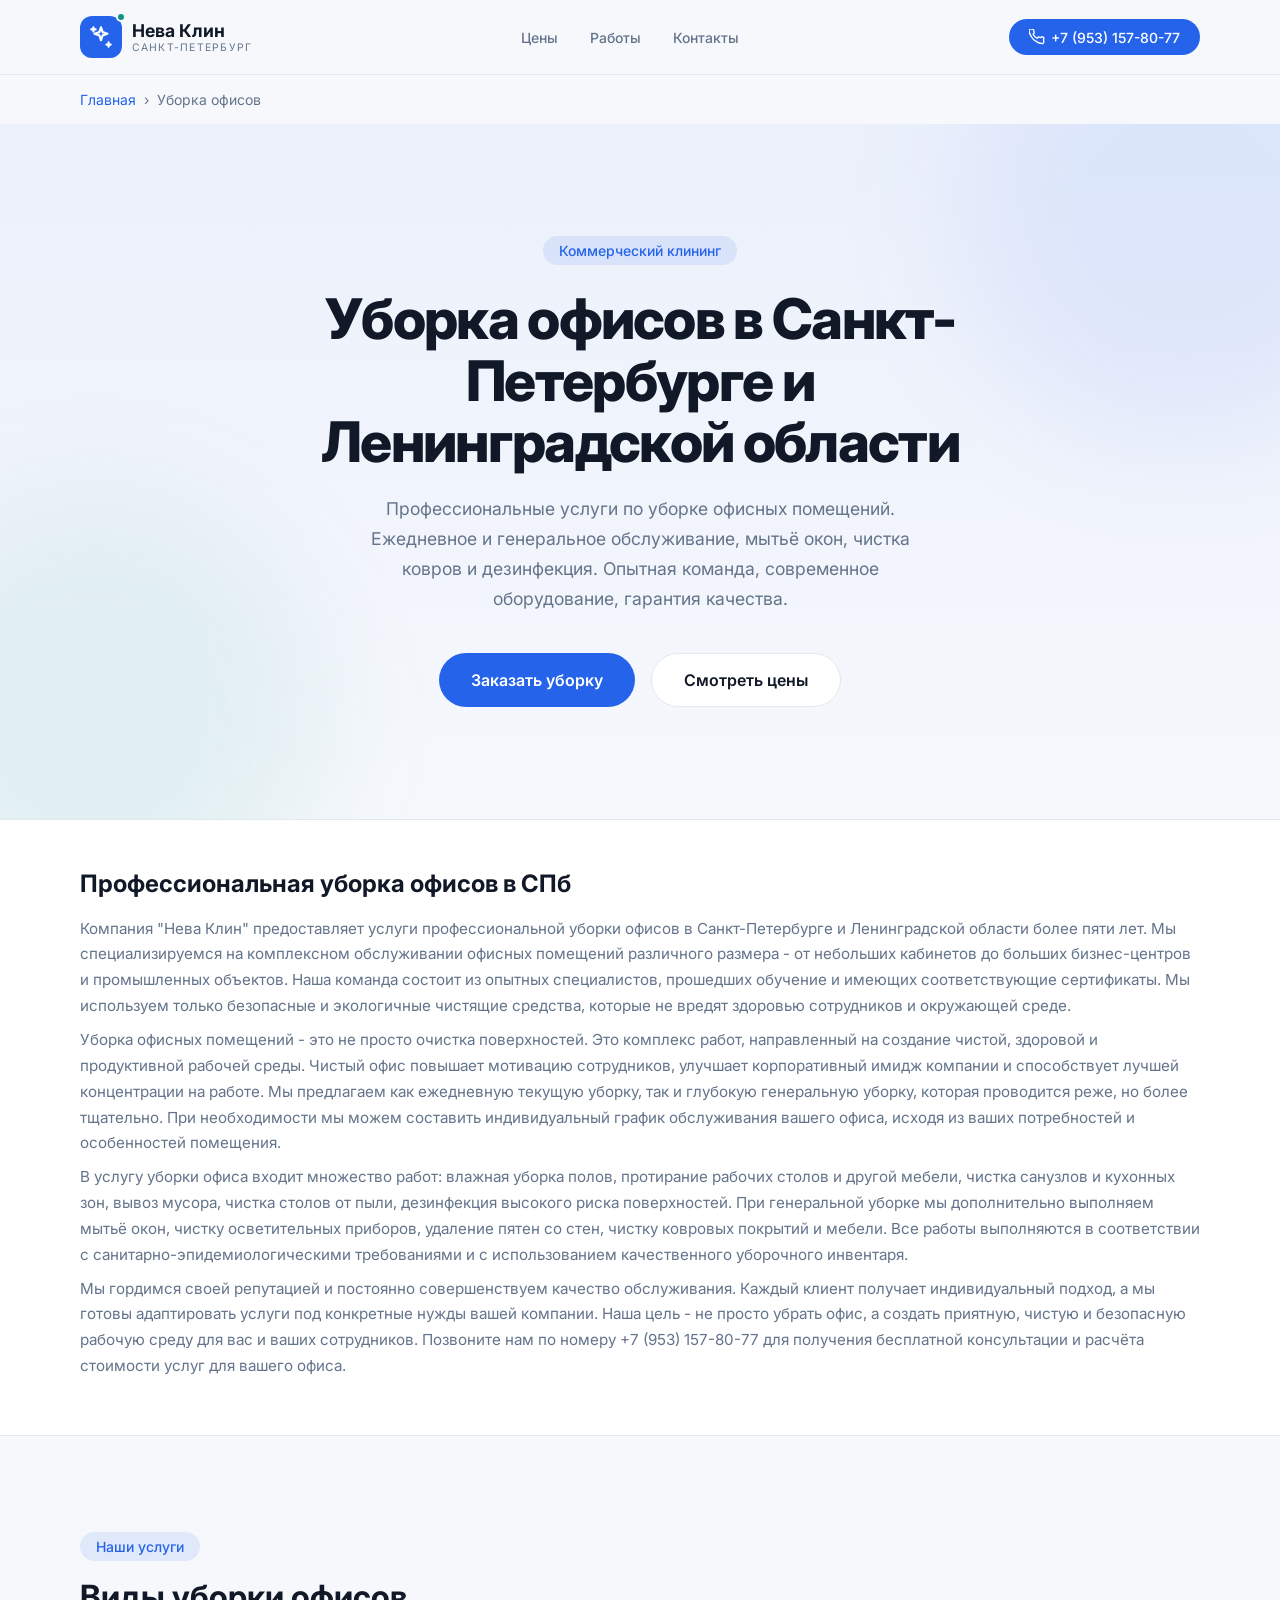
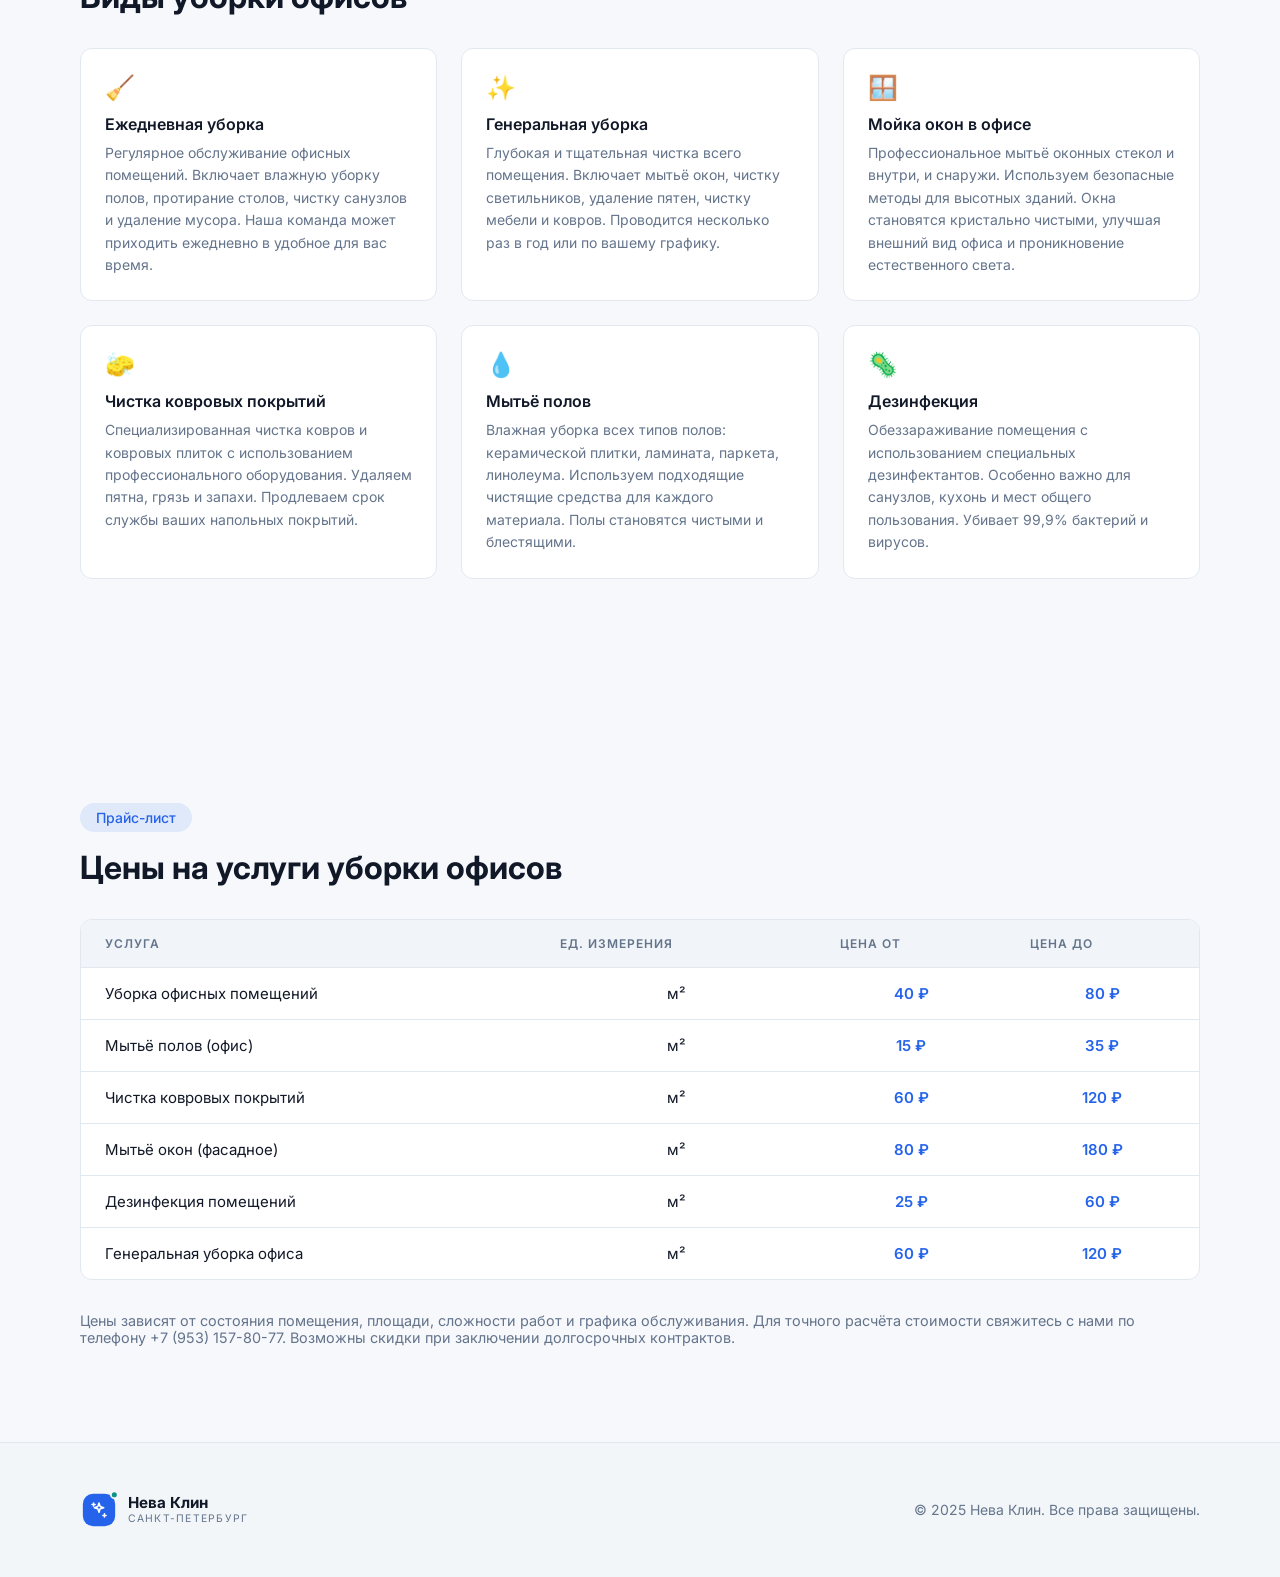
<file: pages/uborka-ofisov.html>
<!DOCTYPE html>
<html lang="ru">
<head>
  <meta charset="UTF-8"/>
  <meta name="viewport" content="width=device-width, initial-scale=1.0"/>
  <title>Уборка офисов в Санкт-Петербурге | Ежедневная и генеральная уборка офисных помещений | Нева Клин</title>
  <meta name="description" content="Профессиональная уборка офисов в Санкт-Петербурге и Ленинградской области. Ежедневная, генеральная и послестроительная уборка офисных помещений. Мытьё полов, чистка ковров, мойка окон. Звоните +7 (953) 157-80-77"/>
  <meta name="keywords" content="уборка офисов спб, уборка офисов санкт-петербург, клининг офисов, ежедневная уборка офиса, генеральная уборка офиса, уборка офисных помещений, мойка окон в офисе, чистка ковров офис"/>
  <meta name="keywords" content="клининг спб,клининг санкт-петербург,клининговая компания спб,уборка квартир,офисов,уборка коммерческих помещений,уборка складов,уборка торговых центров,уборка бизнес центров,мойка остекления,мойка фасадов,промышленный клининг,роторная очистка полов,машинная мойка полов,послестроительная уборка,клининг ленинградская область">
<!-- Yandex.Metrika counter -->
<script type="text/javascript">
    (function(m,e,t,r,i,k,a){
        m[i]=m[i]||function(){(m[i].a=m[i].a||[]).push(arguments)};
        m[i].l=1*new Date();
        for (var j = 0; j < document.scripts.length; j++) {if (document.scripts[j].src === r) { return; }}
        k=e.createElement(t),a=e.getElementsByTagName(t)[0],k.async=1,k.src=r,a.parentNode.insertBefore(k,a)
    })(window, document,'script','https://mc.yandex.ru/metrika/tag.js?id=110255288', 'ym');

    ym(110255288, 'init', {ssr:true, webvisor:true, clickmap:true, ecommerce:"dataLayer", referrer: document.referrer, url: location.href, accurateTrackBounce:true, trackLinks:true});
</script>
<noscript><div><img src="https://mc.yandex.ru/watch/110255288" style="position:absolute; left:-9999px;" alt="" /></div></noscript>
<!-- /Yandex.Metrika counter --> 
  <!-- ===== FAVICON & PWA ICONS ===== -->
<!-- Classic favicon -->
<link rel="icon" type="image/x-icon" href="/favicon.ico">
<link rel="icon" type="image/png" sizes="16x16"  href="/icons/icon-16x16.png">
<link rel="icon" type="image/png" sizes="32x32"  href="/icons/icon-32x32.png">
<link rel="icon" type="image/png" sizes="96x96"  href="/icons/icon-96x96.png">

<!-- Apple Touch Icons -->
<link rel="apple-touch-icon"                    href="/icons/apple-touch-icon.png">
<link rel="apple-touch-icon" sizes="57x57"      href="/icons/icon-57x57.png">
<link rel="apple-touch-icon" sizes="60x60"      href="/icons/icon-60x60.png">
<link rel="apple-touch-icon" sizes="72x72"      href="/icons/icon-72x72.png">
<link rel="apple-touch-icon" sizes="76x76"      href="/icons/icon-76x76.png">
<link rel="apple-touch-icon" sizes="114x114"    href="/icons/icon-114x114.png">
<link rel="apple-touch-icon" sizes="120x120"    href="/icons/icon-120x120.png">
<link rel="apple-touch-icon" sizes="144x144"    href="/icons/icon-144x144.png">
<link rel="apple-touch-icon" sizes="152x152"    href="/icons/icon-152x152.png">
<link rel="apple-touch-icon" sizes="167x167"    href="/icons/icon-167x167.png">
<link rel="apple-touch-icon" sizes="180x180"    href="/icons/icon-180x180.png">

<!-- Safari Pinned Tab (monochrome SVG) -->
<link rel="mask-icon" href="/icons/mask-icon.svg" color="#2EA8E8">

<!-- Android / Chrome -->
<link rel="icon" type="image/png" sizes="192x192" href="/icons/icon-192x192.png">
<link rel="icon" type="image/png" sizes="512x512" href="/icons/icon-512x512.png">

<!-- Windows -->
<meta name="msapplication-TileImage" content="/icons/mstile-150x150.png">
<meta name="msapplication-TileColor" content="#2EA8E8">
<meta name="msapplication-config"    content="/browserconfig.xml">

<!-- PWA theme -->
<meta name="theme-color" content="#2EA8E8">

<!-- PWA Manifest -->
<link rel="manifest" href="/site.webmanifest">

<link rel="preconnect" href="https://fonts.googleapis.com"/>
  <link rel="canonical" href="https://neva-klin.ru/pages/uborka-ofisov.html">
  <meta name="robots" content="index, follow">
  <link href="https://fonts.googleapis.com/css2?family=Inter:wght@400;500;600;700;800&display=swap" rel="stylesheet"/>
  <script type="application/ld+json">
  {
    "@context": "https://schema.org",
    "@type": "LocalBusiness",
    "name": "Нева Клин",
    "image": "https://neva-klin.ru/logo.png",
    "description": "Профессиональная компания клининга в Санкт-Петербурге и Ленинградской области",
    "address": {
      "@type": "PostalAddress",
      "addressLocality": "Санкт-Петербург",
      "addressRegion": "Ленинградская область",
      "addressCountry": "RU"
    },
    "telephone": "+79531578077",
    "url": "https://neva-klin.ru",
    "priceRange": "40-180",
    "areaServed": ["Санкт-Петербург", "Ленинградская область"]
  }
  </script>
  <script type="application/ld+json">
  {
    "@context": "https://schema.org",
    "@type": "Service",
    "serviceType": "Уборка офисов",
    "provider": {
      "@type": "LocalBusiness",
      "name": "Нева Клин",
      "telephone": "+79531578077"
    },
    "areaServed": ["Санкт-Петербург", "Ленинградская область"],
    "description": "Профессиональная уборка офисных помещений в Санкт-Петербурге и Ленинградской области"
  }
  </script>
  <style>
    *, *::before, *::after { box-sizing: border-box; margin: 0; padding: 0; }
    :root {
      --background: #f6f8fc; --foreground: #111827; --card: #ffffff; --card-foreground: #111827;
      --primary: #2563eb; --primary-fg: #ffffff; --secondary: #0d9488; --secondary-fg: #ffffff;
      --muted: #f1f5f9; --muted-fg: #64748b; --border: #e2e8f0; --input-bg: #f1f5f9;
      --ring: #2563eb; --radius: 0.75rem;
      --shadow-sm: 0 1px 2px rgba(0,0,0,.06); --shadow: 0 4px 12px rgba(0,0,0,.08); --shadow-lg: 0 10px 30px rgba(0,0,0,.12);
    }
    html { scroll-behavior: smooth; }
    body { font-family: 'Inter', sans-serif; background: var(--background); color: var(--foreground); -webkit-font-smoothing: antialiased; min-height: 100vh; }
    .container { max-width: 1152px; margin: 0 auto; padding: 0 1rem; }
    .text-primary { color: var(--primary); }
    .text-secondary { color: var(--secondary); }
    .text-muted { color: var(--muted-fg); }
    header { position: sticky; top: 0; z-index: 50; background: rgba(246,248,252,.85); backdrop-filter: blur(12px); border-bottom: 1px solid var(--border); }
    .header-inner { display: flex; align-items: center; justify-content: space-between; padding: 1rem; max-width: 1152px; margin: 0 auto; }
    .logo { display: flex; align-items: center; gap: .6rem; text-decoration: none; }
    .logo-icon { position: relative; background: var(--primary); border-radius: 12px; padding: 8px; display: flex; align-items: center; justify-content: center; }
    .logo-icon svg { color: #fff; }
    .logo-dot { position: absolute; top: -4px; right: -4px; width: 10px; height: 10px; border-radius: 50%; background: var(--secondary); border: 2px solid var(--background); }
    .logo-text span:first-child { display: block; font-weight: 700; font-size: 1.1rem; color: var(--foreground); line-height: 1.2; }
    .logo-text span:last-child { display: block; font-size: .65rem; letter-spacing: .12em; color: var(--muted-fg); text-transform: uppercase; }
    nav { display: flex; align-items: center; gap: 2rem; }
    nav a { font-size: .875rem; font-weight: 500; color: var(--muted-fg); text-decoration: none; transition: color .2s; }
    nav a:hover { color: var(--foreground); }
    .btn-call { display: flex; align-items: center; gap: .4rem; background: var(--primary); color: #fff; padding: .6rem 1.25rem; border-radius: 99px; font-size: .875rem; font-weight: 500; text-decoration: none; transition: box-shadow .2s, transform .15s; white-space: nowrap; }
    .btn-call:hover { box-shadow: 0 8px 20px rgba(37,99,235,.3); transform: translateY(-1px); }
    @media (max-width:768px) { nav { display: none; } .btn-call-text { display: none; } }
    .hero { position: relative; overflow: hidden; background: linear-gradient(to bottom, rgba(37,99,235,.05), var(--background)); padding: 5rem 0; }
    @media (min-width:768px) { .hero { padding: 7rem 0; } }
    .hero-blob1 { position: absolute; top: -8rem; right: -8rem; width: 28rem; height: 28rem; background: rgba(37,99,235,.08); border-radius: 50%; filter: blur(60px); pointer-events: none; }
    .hero-blob2 { position: absolute; bottom: -8rem; left: -8rem; width: 28rem; height: 28rem; background: rgba(13,148,136,.08); border-radius: 50%; filter: blur(60px); pointer-events: none; }
    .hero-inner { position: relative; text-align: center; max-width: 768px; margin: 0 auto; padding: 0 1rem; }
    .hero-badge { display: inline-block; background: rgba(37,99,235,.1); color: var(--primary); border-radius: 99px; padding: .375rem 1rem; font-size: .875rem; font-weight: 500; margin-bottom: 1.5rem; }
    .hero h1 { font-size: clamp(2rem, 5vw, 3.5rem); font-weight: 800; line-height: 1.1; letter-spacing: -.03em; color: var(--foreground); margin-bottom: 1.25rem; }
    .hero p { font-size: 1.1rem; color: var(--muted-fg); max-width: 36rem; margin: 0 auto 2.5rem; line-height: 1.7; }
    .hero-cta { display: flex; flex-wrap: wrap; gap: 1rem; justify-content: center; }
    .btn-primary { display: inline-flex; align-items: center; gap: .4rem; background: var(--primary); color: #fff; padding: 1rem 2rem; border-radius: 99px; font-size: 1rem; font-weight: 600; text-decoration: none; border: none; cursor: pointer; transition: box-shadow .2s, transform .15s; }
    .btn-primary:hover { box-shadow: 0 12px 28px rgba(37,99,235,.3); transform: translateY(-2px); }
    .btn-outline { display: inline-flex; align-items: center; gap: .4rem; background: var(--card); color: var(--foreground); padding: 1rem 2rem; border-radius: 99px; font-size: 1rem; font-weight: 600; text-decoration: none; border: 1px solid var(--border); cursor: pointer; transition: background .2s; }
    .btn-outline:hover { background: var(--muted); }
    .seo-text { padding: 3rem 0; background: var(--card); border-top: 1px solid var(--border); border-bottom: 1px solid var(--border); }
    .seo-text h2 { font-size: 1.5rem; font-weight: 700; margin-bottom: 1rem; line-height: 1.3; }
    .seo-text p { color: var(--muted-fg); line-height: 1.7; margin-bottom: .5rem; font-size: .95rem; }
    footer { background: rgba(241,245,249,.6); border-top: 1px solid var(--border); padding: 3rem 0; }
    .footer-inner { max-width: 1152px; margin: 0 auto; padding: 0 1rem; display: flex; flex-wrap: wrap; align-items: center; justify-content: space-between; gap: 1.5rem; }
    .footer-copy { font-size: .875rem; color: var(--muted-fg); }
    @keyframes fadeUp { from { opacity: 0; transform: translateY(16px); } to { opacity: 1; transform: translateY(0); } }
    .anim { animation: fadeUp .5s both; }
    .service-page { padding: 4rem 0; }
    @media (min-width:768px) { .service-page { padding: 6rem 0; } }
    .service-page h2 { font-size: clamp(1.5rem, 3vw, 2rem); font-weight: 700; margin-bottom: 1.25rem; }
    .service-features { display: grid; grid-template-columns: repeat(auto-fit, minmax(280px, 1fr)); gap: 1.5rem; margin: 2rem 0; }
    .feature-card { background: var(--card); border: 1px solid var(--border); border-radius: var(--radius); padding: 1.5rem; transition: box-shadow .2s, transform .15s; }
    .feature-card:hover { box-shadow: var(--shadow); transform: translateY(-2px); }
    .feature-card h3 { font-size: 1rem; font-weight: 600; margin-bottom: .5rem; }
    .feature-card p { font-size: .875rem; color: var(--muted-fg); line-height: 1.6; }
    .feature-icon { font-size: 1.5rem; margin-bottom: .75rem; display: block; }
    .price-block { background: var(--card); border: 1px solid var(--border); border-radius: var(--radius); overflow: hidden; margin: 2rem 0; }
    .price-block table { width: 100%; border-collapse: collapse; }
    .price-block th { padding: 1rem 1.5rem; text-align: left; font-size: .75rem; font-weight: 600; letter-spacing: .08em; text-transform: uppercase; color: var(--muted-fg); background: var(--muted); }
    .price-block td { padding: 1rem 1.5rem; font-size: .9375rem; border-top: 1px solid var(--border); }
    .price-block tr:hover td { background: rgba(0,0,0,.02); }
    .td-price { font-weight: 600; color: var(--primary); text-align: center; }
    .td-center { text-align: center; }
    .section-badge { display: inline-block; border-radius: 99px; padding: .375rem 1rem; font-size: .875rem; font-weight: 500; margin-bottom: 1rem; }
    .section-badge.primary { background: rgba(37,99,235,.1); color: var(--primary); }
    .breadcrumb { padding: 1rem 0; font-size: .875rem; color: var(--muted-fg); }
    .breadcrumb a { color: var(--primary); text-decoration: none; }
    .breadcrumb a:hover { text-decoration: underline; }
    .breadcrumb span { margin: 0 .5rem; }
  </style>
</head>
<body>
  <header>
    <div class="header-inner">
      <a href="../index.html" class="logo">
        <div class="logo-icon">
          <svg width="26" height="26" viewBox="0 0 24 24" fill="none" stroke="currentColor" stroke-width="2" stroke-linecap="round" stroke-linejoin="round"><path d="M12 3l1.5 4.5L18 9l-4.5 1.5L12 15l-1.5-4.5L6 9l4.5-1.5z"/><path d="M5 3v4"/><path d="M19 17v4"/><path d="M3 5h4"/><path d="M17 19h4"/></svg>
          <div class="logo-dot"></div>
        </div>
        <div class="logo-text">
          <span>Нева Клин</span>
          <span>Санкт-Петербург</span>
        </div>
      </a>
      <nav>
        <a href="../index.html#prices">Цены</a>
        <a href="../index.html#portfolio">Работы</a>
        <a href="../index.html#contact">Контакты</a>
      </nav>
      <a href="tel:+79531578077" class="btn-call">
        <svg width="16" height="16" viewBox="0 0 24 24" fill="none" stroke="currentColor" stroke-width="2" stroke-linecap="round" stroke-linejoin="round"><path d="M22 16.92v3a2 2 0 01-2.18 2 19.79 19.79 0 01-8.63-3.07A19.5 19.5 0 013.07 10.8a19.79 19.79 0 01-3.07-8.67A2 2 0 012 0h3a2 2 0 012 1.72c.127.96.361 1.903.7 2.81a2 2 0 01-.45 2.11L6.09 7.91a16 16 0 006 6l1.27-1.27a2 2 0 012.11-.45c.907.339 1.85.573 2.81.7A2 2 0 0122 14.92z"/></svg>
        <span class="btn-call-text">+7 (953) 157-80-77</span>
      </a>
    </div>
  </header>

  <div class="container">
    <div class="breadcrumb">
      <a href="../index.html">Главная</a><span>›</span>Уборка офисов
    </div>
  </div>

  <section class="hero">
    <div class="hero-blob1"></div>
    <div class="hero-blob2"></div>
    <div class="hero-inner">
      <div class="hero-badge">Коммерческий клининг</div>
      <h1>Уборка офисов в Санкт-Петербурге и Ленинградской области</h1>
      <p>Профессиональные услуги по уборке офисных помещений. Ежедневное и генеральное обслуживание, мытьё окон, чистка ковров и дезинфекция. Опытная команда, современное оборудование, гарантия качества.</p>
      <div class="hero-cta">
        <a href="../index.html#contact" class="btn-primary">Заказать уборку</a>
        <a href="#prices" class="btn-outline">Смотреть цены</a>
      </div>
    </div>
  </section>

  <section class="seo-text">
    <div class="container">
      <h2>Профессиональная уборка офисов в СПб</h2>
      <p>Компания "Нева Клин" предоставляет услуги профессиональной уборки офисов в Санкт-Петербурге и Ленинградской области более пяти лет. Мы специализируемся на комплексном обслуживании офисных помещений различного размера - от небольших кабинетов до больших бизнес-центров и промышленных объектов. Наша команда состоит из опытных специалистов, прошедших обучение и имеющих соответствующие сертификаты. Мы используем только безопасные и экологичные чистящие средства, которые не вредят здоровью сотрудников и окружающей среде.</p>
      <p>Уборка офисных помещений - это не просто очистка поверхностей. Это комплекс работ, направленный на создание чистой, здоровой и продуктивной рабочей среды. Чистый офис повышает мотивацию сотрудников, улучшает корпоративный имидж компании и способствует лучшей концентрации на работе. Мы предлагаем как ежедневную текущую уборку, так и глубокую генеральную уборку, которая проводится реже, но более тщательно. При необходимости мы можем составить индивидуальный график обслуживания вашего офиса, исходя из ваших потребностей и особенностей помещения.</p>
      <p>В услугу уборки офиса входит множество работ: влажная уборка полов, протирание рабочих столов и другой мебели, чистка санузлов и кухонных зон, вывоз мусора, чистка столов от пыли, дезинфекция высокого риска поверхностей. При генеральной уборке мы дополнительно выполняем мытьё окон, чистку осветительных приборов, удаление пятен со стен, чистку ковровых покрытий и мебели. Все работы выполняются в соответствии с санитарно-эпидемиологическими требованиями и с использованием качественного уборочного инвентаря.</p>
      <p>Мы гордимся своей репутацией и постоянно совершенствуем качество обслуживания. Каждый клиент получает индивидуальный подход, а мы готовы адаптировать услуги под конкретные нужды вашей компании. Наша цель - не просто убрать офис, а создать приятную, чистую и безопасную рабочую среду для вас и ваших сотрудников. Позвоните нам по номеру +7 (953) 157-80-77 для получения бесплатной консультации и расчёта стоимости услуг для вашего офиса.</p>
    </div>
  </section>

  <section class="service-page">
    <div class="container">
      <div class="section-badge primary">Наши услуги</div>
      <h2>Виды уборки офисов</h2>
      <div class="service-features">
        <div class="feature-card">
          <span class="feature-icon">🧹</span>
          <h3>Ежедневная уборка</h3>
          <p>Регулярное обслуживание офисных помещений. Включает влажную уборку полов, протирание столов, чистку санузлов и удаление мусора. Наша команда может приходить ежедневно в удобное для вас время.</p>
        </div>
        <div class="feature-card">
          <span class="feature-icon">✨</span>
          <h3>Генеральная уборка</h3>
          <p>Глубокая и тщательная чистка всего помещения. Включает мытьё окон, чистку светильников, удаление пятен, чистку мебели и ковров. Проводится несколько раз в год или по вашему графику.</p>
        </div>
        <div class="feature-card">
          <span class="feature-icon">🪟</span>
          <h3>Мойка окон в офисе</h3>
          <p>Профессиональное мытьё оконных стекол и внутри, и снаружи. Используем безопасные методы для высотных зданий. Окна становятся кристально чистыми, улучшая внешний вид офиса и проникновение естественного света.</p>
        </div>
        <div class="feature-card">
          <span class="feature-icon">🧽</span>
          <h3>Чистка ковровых покрытий</h3>
          <p>Специализированная чистка ковров и ковровых плиток с использованием профессионального оборудования. Удаляем пятна, грязь и запахи. Продлеваем срок службы ваших напольных покрытий.</p>
        </div>
        <div class="feature-card">
          <span class="feature-icon">💧</span>
          <h3>Мытьё полов</h3>
          <p>Влажная уборка всех типов полов: керамической плитки, ламината, паркета, линолеума. Используем подходящие чистящие средства для каждого материала. Полы становятся чистыми и блестящими.</p>
        </div>
        <div class="feature-card">
          <span class="feature-icon">🦠</span>
          <h3>Дезинфекция</h3>
          <p>Обеззараживание помещения с использованием специальных дезинфектантов. Особенно важно для санузлов, кухонь и мест общего пользования. Убивает 99,9% бактерий и вирусов.</p>
        </div>
      </div>
    </div>
  </section>

  <section id="prices" class="service-page">
    <div class="container">
      <div class="section-badge primary">Прайс-лист</div>
      <h2>Цены на услуги уборки офисов</h2>
      <div class="price-block">
        <table>
          <thead>
            <tr>
              <th>Услуга</th>
              <th>Ед. измерения</th>
              <th>Цена от</th>
              <th>Цена до</th>
            </tr>
          </thead>
          <tbody>
            <tr>
              <td>Уборка офисных помещений</td>
              <td class="td-center">м²</td>
              <td class="td-price">40 ₽</td>
              <td class="td-price">80 ₽</td>
            </tr>
            <tr>
              <td>Мытьё полов (офис)</td>
              <td class="td-center">м²</td>
              <td class="td-price">15 ₽</td>
              <td class="td-price">35 ₽</td>
            </tr>
            <tr>
              <td>Чистка ковровых покрытий</td>
              <td class="td-center">м²</td>
              <td class="td-price">60 ₽</td>
              <td class="td-price">120 ₽</td>
            </tr>
            <tr>
              <td>Мытьё окон (фасадное)</td>
              <td class="td-center">м²</td>
              <td class="td-price">80 ₽</td>
              <td class="td-price">180 ₽</td>
            </tr>
            <tr>
              <td>Дезинфекция помещений</td>
              <td class="td-center">м²</td>
              <td class="td-price">25 ₽</td>
              <td class="td-price">60 ₽</td>
            </tr>
            <tr>
              <td>Генеральная уборка офиса</td>
              <td class="td-center">м²</td>
              <td class="td-price">60 ₽</td>
              <td class="td-price">120 ₽</td>
            </tr>
          </tbody>
        </table>
      </div>
      <p style="color: var(--muted-fg); font-size: 0.9rem; margin-top: 1rem;">Цены зависят от состояния помещения, площади, сложности работ и графика обслуживания. Для точного расчёта стоимости свяжитесь с нами по телефону +7 (953) 157-80-77. Возможны скидки при заключении долгосрочных контрактов.</p>
    </div>
  </section>

  <footer>
    <div class="footer-inner">
      <a href="../index.html" class="logo">
        <div class="logo-icon" style="transform:scale(.85)">
          <svg width="22" height="22" viewBox="0 0 24 24" fill="none" stroke="currentColor" stroke-width="2" stroke-linecap="round" stroke-linejoin="round"><path d="M12 3l1.5 4.5L18 9l-4.5 1.5L12 15l-1.5-4.5L6 9l4.5-1.5z"/><path d="M5 3v4"/><path d="M19 17v4"/><path d="M3 5h4"/><path d="M17 19h4"/></svg>
          <div class="logo-dot"></div>
        </div>
        <div class="logo-text">
          <span style="font-size:.95rem">Нева Клин</span>
          <span>Санкт-Петербург</span>
        </div>
      </a>
      <p class="footer-copy">&copy; 2025 Нева Клин. Все права защищены.</p>
    </div>
  </footer>
</body>
</html>
</file>
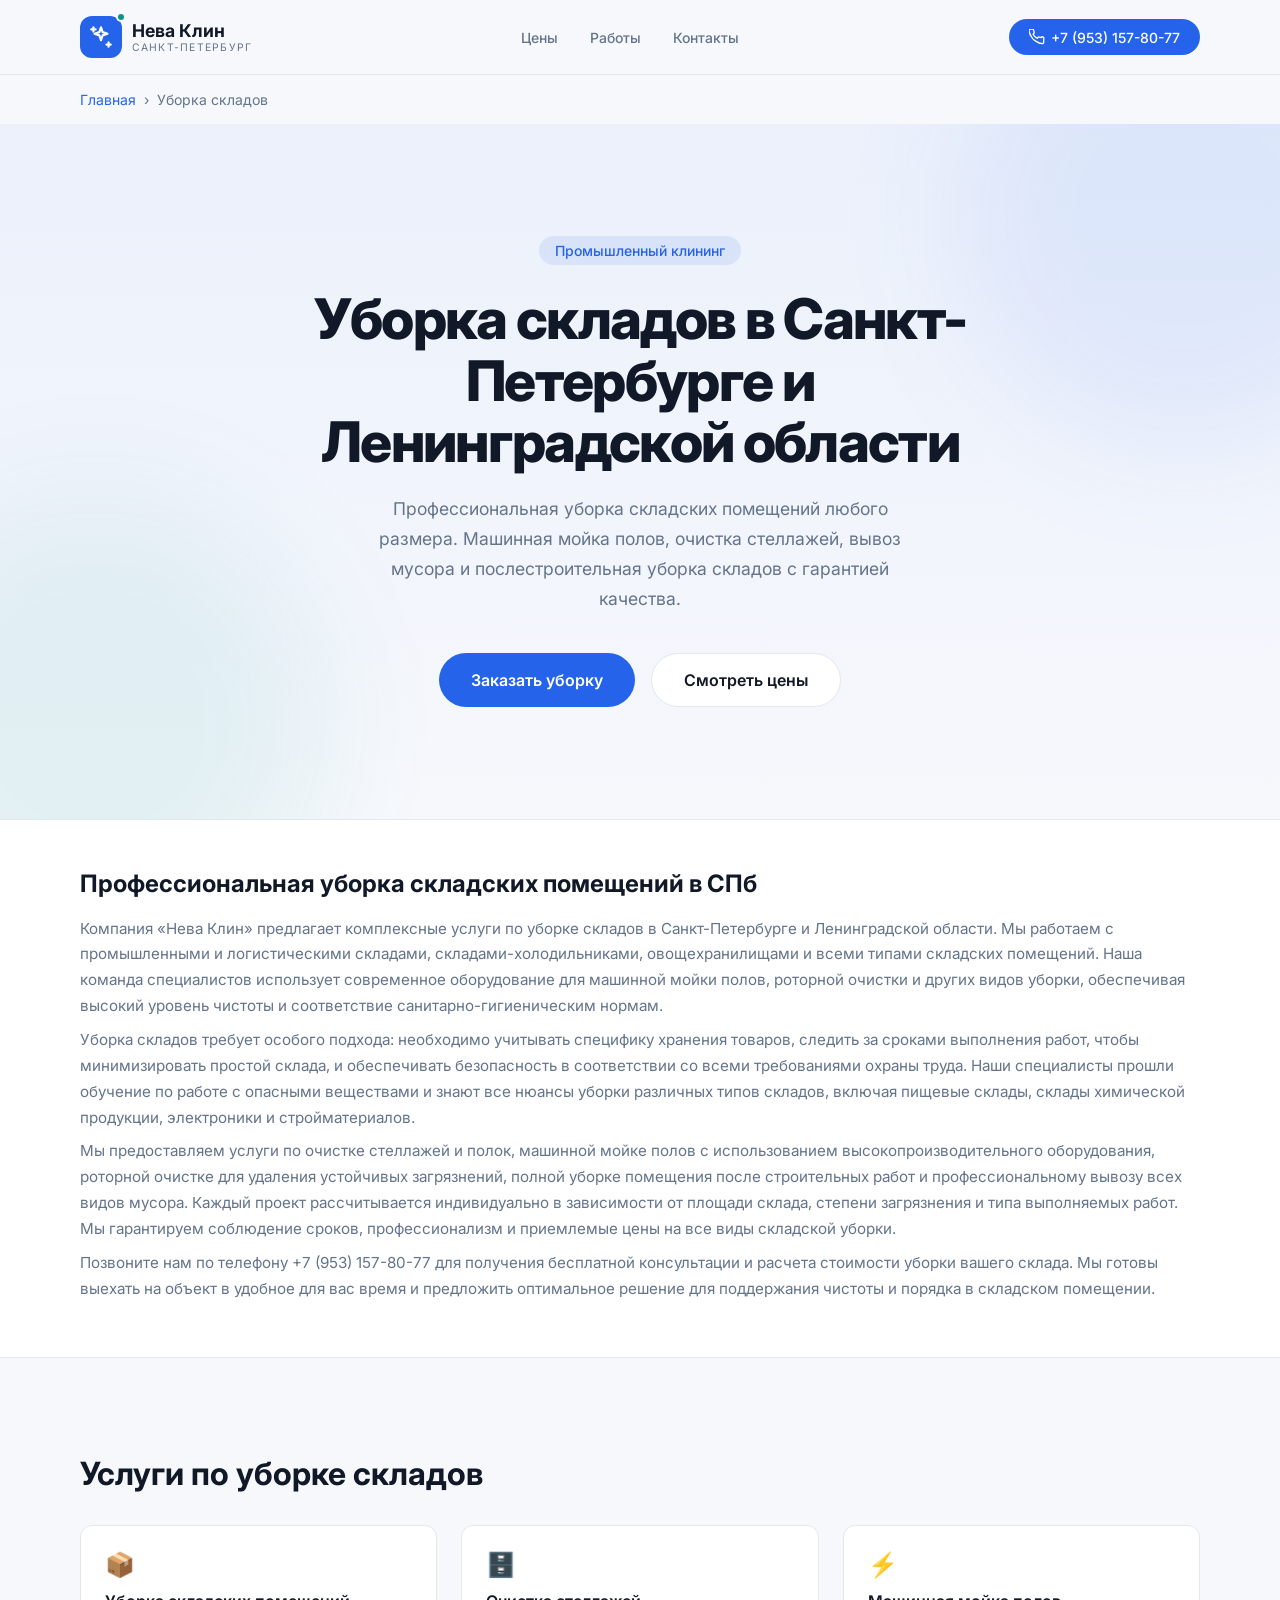
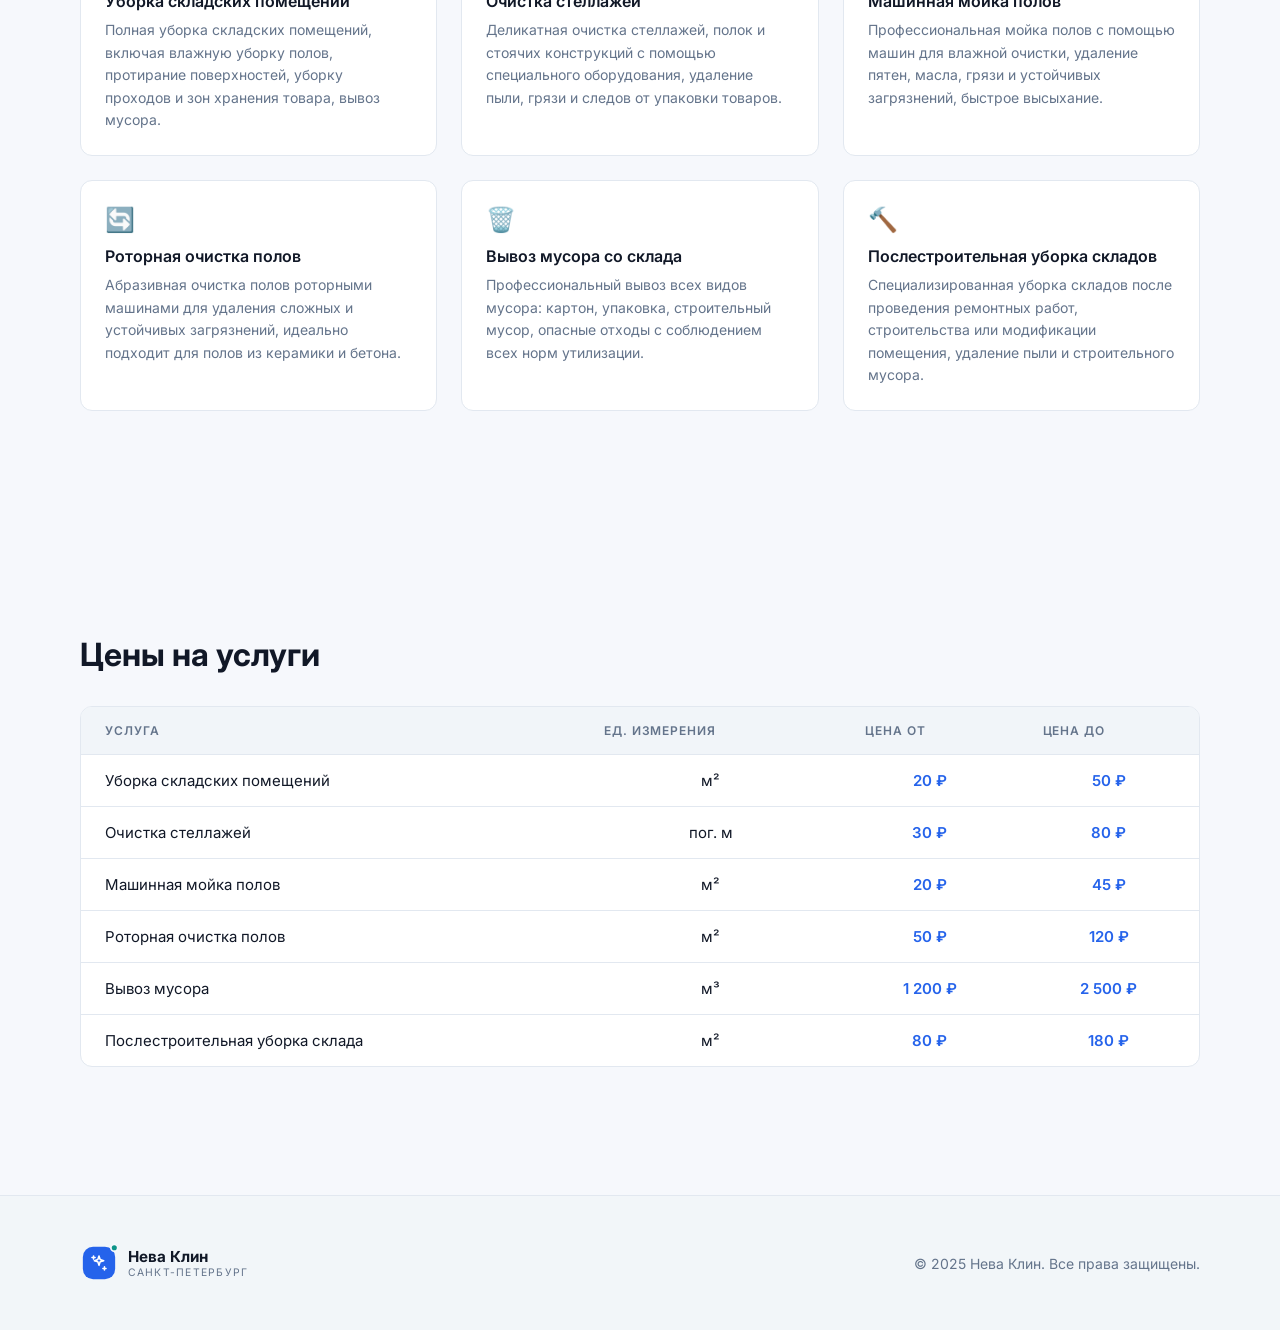
<file: pages/uborka-skladov.html>
<!DOCTYPE html>
<html lang="ru">
<head>
  <meta charset="UTF-8">
  <meta name="viewport" content="width=device-width, initial-scale=1.0">
  <title>Уборка складов в Санкт-Петербурге | Клининг складских помещений | Нева Клин</title>
  <meta name="description" content="Профессиональная уборка складов и складских помещений в Санкт-Петербурге и Ленинградской области. Очистка стеллажей, машинная мойка полов, послестроительная уборка складов. Звоните +7 (953) 157-80-77">
  <meta name="keywords" content="уборка складов спб, уборка складов санкт-петербург, клининг складов, уборка складских помещений, мойка полов на складе, очистка стеллажей, промышленный клининг склада">
  <meta name="keywords" content="клининг спб,клининг санкт-петербург,клининговая компания спб,уборка квартир,офисов,уборка коммерческих помещений,уборка складов,уборка торговых центров,уборка бизнес центров,мойка остекления,мойка фасадов,промышленный клининг,роторная очистка полов,машинная мойка полов,послестроительная уборка,клининг ленинградская область">
<!-- Yandex.Metrika counter -->
<script type="text/javascript">
    (function(m,e,t,r,i,k,a){
        m[i]=m[i]||function(){(m[i].a=m[i].a||[]).push(arguments)};
        m[i].l=1*new Date();
        for (var j = 0; j < document.scripts.length; j++) {if (document.scripts[j].src === r) { return; }}
        k=e.createElement(t),a=e.getElementsByTagName(t)[0],k.async=1,k.src=r,a.parentNode.insertBefore(k,a)
    })(window, document,'script','https://mc.yandex.ru/metrika/tag.js?id=110255288', 'ym');

    ym(110255288, 'init', {ssr:true, webvisor:true, clickmap:true, ecommerce:"dataLayer", referrer: document.referrer, url: location.href, accurateTrackBounce:true, trackLinks:true});
</script>
<noscript><div><img src="https://mc.yandex.ru/watch/110255288" style="position:absolute; left:-9999px;" alt="" /></div></noscript>
<!-- /Yandex.Metrika counter -->
  <!-- ===== FAVICON & PWA ICONS ===== -->
<!-- Classic favicon -->
<link rel="icon" type="image/x-icon" href="/favicon.ico">
<link rel="icon" type="image/png" sizes="16x16"  href="/icons/icon-16x16.png">
<link rel="icon" type="image/png" sizes="32x32"  href="/icons/icon-32x32.png">
<link rel="icon" type="image/png" sizes="96x96"  href="/icons/icon-96x96.png">

<!-- Apple Touch Icons -->
<link rel="apple-touch-icon"                    href="/icons/apple-touch-icon.png">
<link rel="apple-touch-icon" sizes="57x57"      href="/icons/icon-57x57.png">
<link rel="apple-touch-icon" sizes="60x60"      href="/icons/icon-60x60.png">
<link rel="apple-touch-icon" sizes="72x72"      href="/icons/icon-72x72.png">
<link rel="apple-touch-icon" sizes="76x76"      href="/icons/icon-76x76.png">
<link rel="apple-touch-icon" sizes="114x114"    href="/icons/icon-114x114.png">
<link rel="apple-touch-icon" sizes="120x120"    href="/icons/icon-120x120.png">
<link rel="apple-touch-icon" sizes="144x144"    href="/icons/icon-144x144.png">
<link rel="apple-touch-icon" sizes="152x152"    href="/icons/icon-152x152.png">
<link rel="apple-touch-icon" sizes="167x167"    href="/icons/icon-167x167.png">
<link rel="apple-touch-icon" sizes="180x180"    href="/icons/icon-180x180.png">

<!-- Safari Pinned Tab (monochrome SVG) -->
<link rel="mask-icon" href="/icons/mask-icon.svg" color="#2EA8E8">

<!-- Android / Chrome -->
<link rel="icon" type="image/png" sizes="192x192" href="/icons/icon-192x192.png">
<link rel="icon" type="image/png" sizes="512x512" href="/icons/icon-512x512.png">

<!-- Windows -->
<meta name="msapplication-TileImage" content="/icons/mstile-150x150.png">
<meta name="msapplication-TileColor" content="#2EA8E8">
<meta name="msapplication-config"    content="/browserconfig.xml">

<!-- PWA theme -->
<meta name="theme-color" content="#2EA8E8">

<!-- PWA Manifest -->
<link rel="manifest" href="/site.webmanifest">

<link rel="preconnect" href="https://fonts.googleapis.com"/>
  <link rel="canonical" href="https://neva-klin.ru/pages/uborka-skladov.html">
  <meta name="robots" content="index, follow">
  <link href="https://fonts.googleapis.com/css2?family=Inter:wght@400;500;600;700;800&display=swap" rel="stylesheet"/>
  <script type="application/ld+json">
  {"@context":"https://schema.org","@type":"LocalBusiness","name":"Нева Клин","telephone":"+79531578077","address":{"@type":"PostalAddress","addressLocality":"Санкт-Петербург","addressRegion":"Ленинградская область","addressCountry":"RU"},"areaServed":["Санкт-Петербург","Ленинградская область"]}
  </script>
  <script type="application/ld+json">
  {"@context":"https://schema.org","@type":"Service","serviceType":"Уборка складов","provider":{"@type":"LocalBusiness","name":"Нева Клин","telephone":"+79531578077"},"areaServed":["Санкт-Петербург","Ленинградская область"],"description":"Профессиональная уборка складских помещений в Санкт-Петербурге"}
  </script>
  <style>
    *, *::before, *::after { box-sizing: border-box; margin: 0; padding: 0; }
    :root { --background: #f6f8fc; --foreground: #111827; --card: #ffffff; --card-foreground: #111827; --primary: #2563eb; --primary-fg: #ffffff; --secondary: #0d9488; --secondary-fg: #ffffff; --muted: #f1f5f9; --muted-fg: #64748b; --border: #e2e8f0; --input-bg: #f1f5f9; --ring: #2563eb; --radius: 0.75rem; --shadow-sm: 0 1px 2px rgba(0,0,0,.06); --shadow: 0 4px 12px rgba(0,0,0,.08); --shadow-lg: 0 10px 30px rgba(0,0,0,.12); }
    html { scroll-behavior: smooth; }
    body { font-family: 'Inter', sans-serif; background: var(--background); color: var(--foreground); -webkit-font-smoothing: antialiased; min-height: 100vh; }
    .container { max-width: 1152px; margin: 0 auto; padding: 0 1rem; }
    .text-primary { color: var(--primary); }
    header { position: sticky; top: 0; z-index: 50; background: rgba(246,248,252,.85); backdrop-filter: blur(12px); border-bottom: 1px solid var(--border); }
    .header-inner { display: flex; align-items: center; justify-content: space-between; padding: 1rem; max-width: 1152px; margin: 0 auto; }
    .logo { display: flex; align-items: center; gap: .6rem; text-decoration: none; }
    .logo-icon { position: relative; background: var(--primary); border-radius: 12px; padding: 8px; display: flex; align-items: center; justify-content: center; }
    .logo-icon svg { color: #fff; }
    .logo-dot { position: absolute; top: -4px; right: -4px; width: 10px; height: 10px; border-radius: 50%; background: var(--secondary); border: 2px solid var(--background); }
    .logo-text span:first-child { display: block; font-weight: 700; font-size: 1.1rem; color: var(--foreground); line-height: 1.2; }
    .logo-text span:last-child { display: block; font-size: .65rem; letter-spacing: .12em; color: var(--muted-fg); text-transform: uppercase; }
    nav { display: flex; align-items: center; gap: 2rem; }
    nav a { font-size: .875rem; font-weight: 500; color: var(--muted-fg); text-decoration: none; transition: color .2s; }
    nav a:hover { color: var(--foreground); }
    .btn-call { display: flex; align-items: center; gap: .4rem; background: var(--primary); color: #fff; padding: .6rem 1.25rem; border-radius: 99px; font-size: .875rem; font-weight: 500; text-decoration: none; transition: box-shadow .2s, transform .15s; white-space: nowrap; }
    .btn-call:hover { box-shadow: 0 8px 20px rgba(37,99,235,.3); transform: translateY(-1px); }
    @media (max-width:768px) { nav { display: none; } .btn-call-text { display: none; } }
    .hero { position: relative; overflow: hidden; background: linear-gradient(to bottom, rgba(37,99,235,.05), var(--background)); padding: 5rem 0; }
    @media (min-width:768px) { .hero { padding: 7rem 0; } }
    .hero-blob1 { position: absolute; top: -8rem; right: -8rem; width: 28rem; height: 28rem; background: rgba(37,99,235,.08); border-radius: 50%; filter: blur(60px); pointer-events: none; }
    .hero-blob2 { position: absolute; bottom: -8rem; left: -8rem; width: 28rem; height: 28rem; background: rgba(13,148,136,.08); border-radius: 50%; filter: blur(60px); pointer-events: none; }
    .hero-inner { position: relative; text-align: center; max-width: 768px; margin: 0 auto; padding: 0 1rem; }
    .hero-badge { display: inline-block; background: rgba(37,99,235,.1); color: var(--primary); border-radius: 99px; padding: .375rem 1rem; font-size: .875rem; font-weight: 500; margin-bottom: 1.5rem; }
    .hero h1 { font-size: clamp(2rem, 5vw, 3.5rem); font-weight: 800; line-height: 1.1; letter-spacing: -.03em; color: var(--foreground); margin-bottom: 1.25rem; }
    .hero p { font-size: 1.1rem; color: var(--muted-fg); max-width: 36rem; margin: 0 auto 2.5rem; line-height: 1.7; }
    .hero-cta { display: flex; flex-wrap: wrap; gap: 1rem; justify-content: center; }
    .btn-primary { display: inline-flex; align-items: center; gap: .4rem; background: var(--primary); color: #fff; padding: 1rem 2rem; border-radius: 99px; font-size: 1rem; font-weight: 600; text-decoration: none; border: none; cursor: pointer; transition: box-shadow .2s, transform .15s; }
    .btn-primary:hover { box-shadow: 0 12px 28px rgba(37,99,235,.3); transform: translateY(-2px); }
    .btn-outline { display: inline-flex; align-items: center; gap: .4rem; background: var(--card); color: var(--foreground); padding: 1rem 2rem; border-radius: 99px; font-size: 1rem; font-weight: 600; text-decoration: none; border: 1px solid var(--border); cursor: pointer; transition: background .2s; }
    .btn-outline:hover { background: var(--muted); }
    .seo-text { padding: 3rem 0; background: var(--card); border-top: 1px solid var(--border); border-bottom: 1px solid var(--border); }
    .seo-text h2 { font-size: 1.5rem; font-weight: 700; margin-bottom: 1rem; line-height: 1.3; }
    .seo-text p { color: var(--muted-fg); line-height: 1.7; margin-bottom: .5rem; font-size: .95rem; }
    footer { background: rgba(241,245,249,.6); border-top: 1px solid var(--border); padding: 3rem 0; }
    .footer-inner { max-width: 1152px; margin: 0 auto; padding: 0 1rem; display: flex; flex-wrap: wrap; align-items: center; justify-content: space-between; gap: 1.5rem; }
    .footer-copy { font-size: .875rem; color: var(--muted-fg); }
    @keyframes fadeUp { from { opacity: 0; transform: translateY(16px); } to { opacity: 1; transform: translateY(0); } }
    .anim { animation: fadeUp .5s both; }
    .service-page { padding: 4rem 0; }
    @media (min-width:768px) { .service-page { padding: 6rem 0; } }
    .service-page h2 { font-size: clamp(1.5rem, 3vw, 2rem); font-weight: 700; margin-bottom: 1.25rem; }
    .service-features { display: grid; grid-template-columns: repeat(auto-fit, minmax(280px, 1fr)); gap: 1.5rem; margin: 2rem 0; }
    .feature-card { background: var(--card); border: 1px solid var(--border); border-radius: var(--radius); padding: 1.5rem; transition: box-shadow .2s, transform .15s; }
    .feature-card:hover { box-shadow: var(--shadow); transform: translateY(-2px); }
    .feature-card h3 { font-size: 1rem; font-weight: 600; margin-bottom: .5rem; }
    .feature-card p { font-size: .875rem; color: var(--muted-fg); line-height: 1.6; }
    .feature-icon { font-size: 1.5rem; margin-bottom: .75rem; display: block; }
    .price-block { background: var(--card); border: 1px solid var(--border); border-radius: var(--radius); overflow: hidden; margin: 2rem 0; }
    .price-block table { width: 100%; border-collapse: collapse; }
    .price-block th { padding: 1rem 1.5rem; text-align: left; font-size: .75rem; font-weight: 600; letter-spacing: .08em; text-transform: uppercase; color: var(--muted-fg); background: var(--muted); }
    .price-block td { padding: 1rem 1.5rem; font-size: .9375rem; border-top: 1px solid var(--border); }
    .price-block tr:hover td { background: rgba(0,0,0,.02); }
    .td-price { font-weight: 600; color: var(--primary); text-align: center; }
    .td-center { text-align: center; }
    .breadcrumb { padding: 1rem 0; font-size: .875rem; color: var(--muted-fg); }
    .breadcrumb a { color: var(--primary); text-decoration: none; }
    .breadcrumb a:hover { text-decoration: underline; }
    .breadcrumb span { margin: 0 .5rem; }
  </style>
</head>
<body>
  <header>
    <div class="header-inner">
      <a href="../index.html" class="logo">
        <div class="logo-icon">
          <svg width="26" height="26" viewBox="0 0 24 24" fill="none" stroke="currentColor" stroke-width="2" stroke-linecap="round" stroke-linejoin="round"><path d="M12 3l1.5 4.5L18 9l-4.5 1.5L12 15l-1.5-4.5L6 9l4.5-1.5z"/><path d="M5 3v4"/><path d="M19 17v4"/><path d="M3 5h4"/><path d="M17 19h4"/></svg>
          <div class="logo-dot"></div>
        </div>
        <div class="logo-text"><span>Нева Клин</span><span>Санкт-Петербург</span></div>
      </a>
      <nav><a href="../index.html#prices">Цены</a><a href="../index.html#portfolio">Работы</a><a href="../index.html#contact">Контакты</a></nav>
      <a href="tel:+79531578077" class="btn-call">
        <svg width="16" height="16" viewBox="0 0 24 24" fill="none" stroke="currentColor" stroke-width="2" stroke-linecap="round" stroke-linejoin="round"><path d="M22 16.92v3a2 2 0 01-2.18 2 19.79 19.79 0 01-8.63-3.07A19.5 19.5 0 013.07 10.8a19.79 19.79 0 01-3.07-8.67A2 2 0 012 0h3a2 2 0 012 1.72c.127.96.361 1.903.7 2.81a2 2 0 01-.45 2.11L6.09 7.91a16 16 0 006 6l1.27-1.27a2 2 0 012.11-.45c.907.339 1.85.573 2.81.7A2 2 0 0122 14.92z"/></svg>
        <span class="btn-call-text">+7 (953) 157-80-77</span>
      </a>
    </div>
  </header>

  <div class="container">
    <div class="breadcrumb">
      <a href="../index.html">Главная</a><span>›</span>Уборка складов
    </div>
  </div>

  <section class="hero">
    <div class="hero-blob1"></div>
    <div class="hero-blob2"></div>
    <div class="hero-inner">
      <div class="hero-badge">Промышленный клининг</div>
      <h1>Уборка складов в Санкт-Петербурге и Ленинградской области</h1>
      <p>Профессиональная уборка складских помещений любого размера. Машинная мойка полов, очистка стеллажей, вывоз мусора и послестроительная уборка складов с гарантией качества.</p>
      <div class="hero-cta">
        <a href="../index.html#contact" class="btn-primary">Заказать уборку</a>
        <a href="#prices" class="btn-outline">Смотреть цены</a>
      </div>
    </div>
  </section>

  <section class="seo-text">
    <div class="container">
      <h2>Профессиональная уборка складских помещений в СПб</h2>
      <p>Компания «Нева Клин» предлагает комплексные услуги по уборке складов в Санкт-Петербурге и Ленинградской области. Мы работаем с промышленными и логистическими складами, складами-холодильниками, овощехранилищами и всеми типами складских помещений. Наша команда специалистов использует современное оборудование для машинной мойки полов, роторной очистки и других видов уборки, обеспечивая высокий уровень чистоты и соответствие санитарно-гигиеническим нормам.</p>
      <p>Уборка складов требует особого подхода: необходимо учитывать специфику хранения товаров, следить за сроками выполнения работ, чтобы минимизировать простой склада, и обеспечивать безопасность в соответствии со всеми требованиями охраны труда. Наши специалисты прошли обучение по работе с опасными веществами и знают все нюансы уборки различных типов складов, включая пищевые склады, склады химической продукции, электроники и стройматериалов.</p>
      <p>Мы предоставляем услуги по очистке стеллажей и полок, машинной мойке полов с использованием высокопроизводительного оборудования, роторной очистке для удаления устойчивых загрязнений, полной уборке помещения после строительных работ и профессиональному вывозу всех видов мусора. Каждый проект рассчитывается индивидуально в зависимости от площади склада, степени загрязнения и типа выполняемых работ. Мы гарантируем соблюдение сроков, профессионализм и приемлемые цены на все виды складской уборки.</p>
      <p>Позвоните нам по телефону +7 (953) 157-80-77 для получения бесплатной консультации и расчета стоимости уборки вашего склада. Мы готовы выехать на объект в удобное для вас время и предложить оптимальное решение для поддержания чистоты и порядка в складском помещении.</p>
    </div>
  </section>

  <section class="service-page">
    <div class="container">
      <h2>Услуги по уборке складов</h2>
      <div class="service-features">
        <div class="feature-card">
          <span class="feature-icon">📦</span>
          <h3>Уборка складских помещений</h3>
          <p>Полная уборка складских помещений, включая влажную уборку полов, протирание поверхностей, уборку проходов и зон хранения товара, вывоз мусора.</p>
        </div>
        <div class="feature-card">
          <span class="feature-icon">🗄️</span>
          <h3>Очистка стеллажей</h3>
          <p>Деликатная очистка стеллажей, полок и стоячих конструкций с помощью специального оборудования, удаление пыли, грязи и следов от упаковки товаров.</p>
        </div>
        <div class="feature-card">
          <span class="feature-icon">⚡</span>
          <h3>Машинная мойка полов</h3>
          <p>Профессиональная мойка полов с помощью машин для влажной очистки, удаление пятен, масла, грязи и устойчивых загрязнений, быстрое высыхание.</p>
        </div>
        <div class="feature-card">
          <span class="feature-icon">🔄</span>
          <h3>Роторная очистка полов</h3>
          <p>Абразивная очистка полов роторными машинами для удаления сложных и устойчивых загрязнений, идеально подходит для полов из керамики и бетона.</p>
        </div>
        <div class="feature-card">
          <span class="feature-icon">🗑️</span>
          <h3>Вывоз мусора со склада</h3>
          <p>Профессиональный вывоз всех видов мусора: картон, упаковка, строительный мусор, опасные отходы с соблюдением всех норм утилизации.</p>
        </div>
        <div class="feature-card">
          <span class="feature-icon">🔨</span>
          <h3>Послестроительная уборка складов</h3>
          <p>Специализированная уборка складов после проведения ремонтных работ, строительства или модификации помещения, удаление пыли и строительного мусора.</p>
        </div>
      </div>
    </div>
  </section>

  <section class="service-page" id="prices">
    <div class="container">
      <h2>Цены на услуги</h2>
      <div class="price-block">
        <table>
          <thead>
            <tr>
              <th>Услуга</th>
              <th class="td-center">Ед. измерения</th>
              <th class="td-center">Цена от</th>
              <th class="td-center">Цена до</th>
            </tr>
          </thead>
          <tbody>
            <tr>
              <td>Уборка складских помещений</td>
              <td class="td-center">м²</td>
              <td class="td-price">20 ₽</td>
              <td class="td-price">50 ₽</td>
            </tr>
            <tr>
              <td>Очистка стеллажей</td>
              <td class="td-center">пог. м</td>
              <td class="td-price">30 ₽</td>
              <td class="td-price">80 ₽</td>
            </tr>
            <tr>
              <td>Машинная мойка полов</td>
              <td class="td-center">м²</td>
              <td class="td-price">20 ₽</td>
              <td class="td-price">45 ₽</td>
            </tr>
            <tr>
              <td>Роторная очистка полов</td>
              <td class="td-center">м²</td>
              <td class="td-price">50 ₽</td>
              <td class="td-price">120 ₽</td>
            </tr>
            <tr>
              <td>Вывоз мусора</td>
              <td class="td-center">м³</td>
              <td class="td-price">1 200 ₽</td>
              <td class="td-price">2 500 ₽</td>
            </tr>
            <tr>
              <td>Послестроительная уборка склада</td>
              <td class="td-center">м²</td>
              <td class="td-price">80 ₽</td>
              <td class="td-price">180 ₽</td>
            </tr>
          </tbody>
        </table>
      </div>
    </div>
  </section>

  <footer>
    <div class="footer-inner">
      <a href="../index.html" class="logo">
        <div class="logo-icon" style="transform:scale(.85)">
          <svg width="22" height="22" viewBox="0 0 24 24" fill="none" stroke="currentColor" stroke-width="2" stroke-linecap="round" stroke-linejoin="round"><path d="M12 3l1.5 4.5L18 9l-4.5 1.5L12 15l-1.5-4.5L6 9l4.5-1.5z"/><path d="M5 3v4"/><path d="M19 17v4"/><path d="M3 5h4"/><path d="M17 19h4"/></svg>
          <div class="logo-dot"></div>
        </div>
        <div class="logo-text"><span style="font-size:.95rem">Нева Клин</span><span>Санкт-Петербург</span></div>
      </a>
      <p class="footer-copy">&copy; 2025 Нева Клин. Все права защищены.</p>
    </div>
  </footer>
</body>
</html>
</file>
<file: assets/site.css>
/* ══ НЕВА КЛИН — общие стили для внутренних страниц ══ */
*, *::before, *::after { box-sizing: border-box; margin: 0; padding: 0; }

:root {
  --background:          #f6f8fc;
  --foreground:          #111827;
  --card:                #ffffff;
  --card-foreground:     #111827;
  --primary:             #2563eb;
  --primary-fg:          #ffffff;
  --secondary:           #0d9488;
  --secondary-fg:        #ffffff;
  --muted:               #f1f5f9;
  --muted-fg:            #64748b;
  --border:              #e2e8f0;
  --input-bg:            #f1f5f9;
  --ring:                #2563eb;
  --radius:              0.75rem;
  --shadow-sm: 0 1px 2px rgba(0,0,0,.06);
  --shadow:    0 4px 12px rgba(0,0,0,.08);
  --shadow-lg: 0 10px 30px rgba(0,0,0,.12);
}

html { scroll-behavior: smooth; background: var(--background); }
body {
  font-family: 'Inter', -apple-system, BlinkMacSystemFont, 'Segoe UI', Roboto, 'Helvetica Neue', Arial, sans-serif;
  background: var(--background);
  color: var(--foreground);
  -webkit-font-smoothing: antialiased;
  min-height: 100vh;
}

.container { max-width: 1152px; margin: 0 auto; padding: 0 1rem; }
.text-primary { color: var(--primary); }
.text-secondary { color: var(--secondary); }
.text-muted { color: var(--muted-fg); }

/* ── HEADER ── */
header {
  position: sticky; top: 0; z-index: 50;
  background: rgba(246,248,252,.85);
  backdrop-filter: blur(12px);
  border-bottom: 1px solid var(--border);
}
.header-inner {
  display: flex; align-items: center; justify-content: space-between;
  padding: 1rem; max-width: 1152px; margin: 0 auto;
}
.logo { display: flex; align-items: center; gap: .6rem; text-decoration: none; }
.logo-icon {
  position: relative; background: var(--primary);
  border-radius: 12px; padding: 8px;
  display: flex; align-items: center; justify-content: center;
}
.logo-icon svg { color: #fff; }
.logo-dot {
  position: absolute; top: -4px; right: -4px;
  width: 10px; height: 10px; border-radius: 50%;
  background: var(--secondary); border: 2px solid var(--background);
}
.logo-text span:first-child {
  display: block; font-weight: 700; font-size: 1.1rem;
  color: var(--foreground); line-height: 1.2;
}
.logo-text span:last-child {
  display: block; font-size: .65rem; letter-spacing: .12em;
  color: var(--muted-fg); text-transform: uppercase;
}
nav { display: flex; align-items: center; gap: 2rem; }
nav a {
  font-size: .875rem; font-weight: 500;
  color: var(--muted-fg); text-decoration: none; transition: color .2s;
}
nav a:hover { color: var(--foreground); }
.btn-call {
  display: flex; align-items: center; gap: .4rem;
  background: var(--primary); color: #fff;
  padding: .6rem 1.25rem; border-radius: 99px;
  font-size: .875rem; font-weight: 500; text-decoration: none;
  transition: box-shadow .2s, transform .15s; white-space: nowrap;
}
.btn-call:hover { box-shadow: 0 8px 20px rgba(37,99,235,.3); transform: translateY(-1px); }
@media (max-width:768px) { nav { display: none; } .btn-call-text { display: none; } }

/* ── PAGE HERO ── */
.page-hero {
  position: relative; overflow: hidden;
  background: linear-gradient(to bottom, rgba(37,99,235,.05), var(--background));
  padding: 3.5rem 0;
}
@media (min-width:768px) { .page-hero { padding: 5rem 0; } }
.page-hero-inner { position: relative; max-width: 768px; margin: 0 auto; padding: 0 1rem; text-align: center; }
.page-badge {
  display: inline-block; background: rgba(37,99,235,.1); color: var(--primary);
  border-radius: 99px; padding: .375rem 1rem;
  font-size: .875rem; font-weight: 500; margin-bottom: 1.25rem;
}
.page-hero h1 {
  font-size: clamp(1.75rem, 4.5vw, 3rem); font-weight: 800;
  line-height: 1.15; letter-spacing: -.03em; margin-bottom: 1rem;
}
.page-hero p { font-size: 1.05rem; color: var(--muted-fg); line-height: 1.7; max-width: 40rem; margin: 0 auto; }

/* ── BREADCRUMB / BACK ── */
.crumbs { padding: 1rem 0; font-size: .875rem; }
.crumbs a { color: var(--muted-fg); text-decoration: none; }
.crumbs a:hover { color: var(--primary); }
.crumbs span { color: var(--foreground); }

/* ── GENERIC SECTION ── */
.section { padding: 3.5rem 0; }
@media (min-width:768px) { .section { padding: 5rem 0; } }
.section.alt { background: var(--card); border-top: 1px solid var(--border); border-bottom: 1px solid var(--border); }
.section-head { text-align: center; margin-bottom: 2.5rem; }
.section-head h2 { font-size: clamp(1.6rem, 3.5vw, 2.4rem); font-weight: 800; letter-spacing: -.025em; line-height: 1.2; margin-bottom: .75rem; }
.section-head p { color: var(--muted-fg); max-width: 40rem; margin: 0 auto; line-height: 1.7; }

/* ── SERVICE CARDS (частным лицам) ── */
.svc-grid { display: grid; grid-template-columns: 1fr; gap: 1.25rem; }
@media (min-width:640px) { .svc-grid { grid-template-columns: repeat(2, 1fr); } }
@media (min-width:1024px) { .svc-grid { grid-template-columns: repeat(3, 1fr); } }
.svc-card {
  background: var(--card); border: 1px solid var(--border);
  border-radius: calc(var(--radius)*1.25); padding: 1.75rem;
  box-shadow: var(--shadow-sm); display: flex; flex-direction: column;
  transition: box-shadow .2s, transform .15s, border-color .2s;
}
.svc-card:hover { box-shadow: var(--shadow-lg); transform: translateY(-3px); border-color: rgba(37,99,235,.35); }
.svc-icon {
  width: 52px; height: 52px; border-radius: 14px;
  background: rgba(37,99,235,.1); color: var(--primary);
  display: flex; align-items: center; justify-content: center; margin-bottom: 1.1rem;
}
.svc-card h3 { font-size: 1.15rem; font-weight: 700; margin-bottom: .5rem; }
.svc-card > p { color: var(--muted-fg); font-size: .95rem; line-height: 1.6; margin-bottom: 1rem; }
.svc-list { list-style: none; display: flex; flex-direction: column; gap: .55rem; margin-bottom: 1.25rem; }
.svc-list li { display: flex; align-items: flex-start; gap: .5rem; font-size: .9rem; color: var(--foreground); }
.svc-list li svg { flex-shrink: 0; color: var(--secondary); margin-top: 2px; }
.svc-price { margin-top: auto; padding-top: 1rem; border-top: 1px solid var(--border); font-size: .9rem; color: var(--muted-fg); }
.svc-price strong { color: var(--primary); font-size: 1.1rem; }

/* ── BUTTONS ── */
.btn-primary {
  display: inline-flex; align-items: center; gap: .4rem;
  background: var(--primary); color: #fff; padding: 1rem 2rem;
  border-radius: 99px; font-size: 1rem; font-weight: 600;
  text-decoration: none; border: none; cursor: pointer;
  transition: box-shadow .2s, transform .15s;
}
.btn-primary:hover { box-shadow: 0 12px 28px rgba(37,99,235,.3); transform: translateY(-2px); }
.btn-outline {
  display: inline-flex; align-items: center; gap: .4rem;
  background: var(--card); color: var(--foreground); padding: 1rem 2rem;
  border-radius: 99px; font-size: 1rem; font-weight: 600;
  text-decoration: none; border: 1px solid var(--border); cursor: pointer;
  transition: background .2s;
}
.btn-outline:hover { background: var(--muted); }
.cta-row { display: flex; flex-wrap: wrap; gap: 1rem; justify-content: center; margin-top: 2.5rem; }

/* ── О НАС ── */
.about-grid { display: grid; grid-template-columns: 1fr; gap: 2.5rem; align-items: center; }
@media (min-width:900px) { .about-grid { grid-template-columns: 1.1fr .9fr; } }
.about-text p { color: var(--muted-fg); line-height: 1.8; margin-bottom: 1rem; }
.about-text h3 { font-size: 1.25rem; font-weight: 700; margin: 1.5rem 0 .75rem; }
.value-grid { display: grid; grid-template-columns: 1fr; gap: 1rem; }
@media (min-width:640px) { .value-grid { grid-template-columns: repeat(2,1fr); } }
.value-card { background: var(--card); border: 1px solid var(--border); border-radius: var(--radius); padding: 1.5rem; box-shadow: var(--shadow-sm); }
.value-card .svc-icon { margin-bottom: .9rem; }
.value-card h4 { font-weight: 700; margin-bottom: .35rem; }
.value-card p { color: var(--muted-fg); font-size: .9rem; line-height: 1.6; }
.stats-inline { display: grid; grid-template-columns: repeat(2,1fr); gap: 1.5rem; margin: 2rem 0; }
@media (min-width:640px) { .stats-inline { grid-template-columns: repeat(4,1fr); } }
.stats-inline .stat-val { font-size: 2rem; font-weight: 800; color: var(--primary); line-height: 1; }
.stats-inline .stat-lbl { font-size: .85rem; color: var(--muted-fg); margin-top: .25rem; }

/* ── ОТЗЫВЫ ── */
.reviews-grid { display: grid; grid-template-columns: 1fr; gap: 1.25rem; }
@media (min-width:640px) { .reviews-grid { grid-template-columns: repeat(2,1fr); } }
@media (min-width:1024px) { .reviews-grid { grid-template-columns: repeat(3,1fr); } }
.review-card { background: var(--card); border: 1px solid var(--border); border-radius: calc(var(--radius)*1.25); padding: 1.5rem; box-shadow: var(--shadow-sm); display: flex; flex-direction: column; }
.review-stars { display: flex; gap: 2px; color: #f59e0b; margin-bottom: .85rem; }
.review-card p { color: var(--foreground); line-height: 1.65; font-size: .95rem; margin-bottom: 1.1rem; }
.review-author { display: flex; align-items: center; gap: .75rem; margin-top: auto; }
.review-avatar {
  width: 44px; height: 44px; border-radius: 50%; flex-shrink: 0;
  background: rgba(37,99,235,.12); color: var(--primary);
  display: flex; align-items: center; justify-content: center;
  font-weight: 700; font-size: 1rem;
}
.review-name { font-weight: 600; font-size: .95rem; }
.review-meta { font-size: .8rem; color: var(--muted-fg); }

/* ── FORM ── */
.form-card {
  background: var(--card); border: 1px solid var(--border);
  border-radius: calc(var(--radius)*2); padding: 2rem;
  box-shadow: var(--shadow-lg); max-width: 640px; margin: 0 auto;
}
.form-card h3 { font-size: 1.25rem; font-weight: 700; margin-bottom: 1.5rem; }
.form { display: flex; flex-direction: column; gap: 1.25rem; }
.form-row { display: grid; grid-template-columns: 1fr; gap: 1.25rem; }
@media (min-width:640px) { .form-row { grid-template-columns: 1fr 1fr; } }
.form-group label { display: block; font-size: .875rem; font-weight: 500; margin-bottom: .5rem; }
.form-group input, .form-group select, .form-group textarea {
  width: 100%; padding: .875rem 1rem; border: 1px solid var(--border);
  border-radius: var(--radius); background: var(--background); color: var(--foreground);
  font-family: 'Inter', sans-serif; font-size: .9375rem; outline: none;
  transition: border-color .2s, box-shadow .2s; -webkit-appearance: none;
}
.form-group input::placeholder, .form-group textarea::placeholder { color: var(--muted-fg); }
.form-group input:focus, .form-group select:focus, .form-group textarea:focus {
  border-color: var(--ring); box-shadow: 0 0 0 3px rgba(37,99,235,.15);
}
.form-group textarea { resize: vertical; }
.rating-input { display: flex; flex-direction: row-reverse; justify-content: flex-end; gap: .25rem; }
.rating-input input { position: absolute; opacity: 0; width: 0; height: 0; }
.rating-input label { cursor: pointer; color: var(--border); transition: color .15s; margin: 0; }
.rating-input label:hover, .rating-input label:hover ~ label,
.rating-input input:checked ~ label { color: #f59e0b; }
.btn-submit {
  width: 100%; padding: 1rem; background: var(--primary); color: #fff;
  border: none; border-radius: var(--radius); font-family: 'Inter', sans-serif;
  font-size: 1rem; font-weight: 600; cursor: pointer;
  transition: box-shadow .2s, transform .15s;
}
.btn-submit:hover { box-shadow: 0 8px 24px rgba(37,99,235,.3); transform: translateY(-1px); }

/* ── АКЦИИ ── */
.promo-grid { display: grid; grid-template-columns: 1fr; gap: 1.5rem; }
@media (min-width:768px) { .promo-grid { grid-template-columns: repeat(2,1fr); } }
.promo-card {
  position: relative; overflow: hidden;
  background: var(--card); border: 1px solid var(--border);
  border-radius: calc(var(--radius)*1.5); padding: 2rem;
  box-shadow: var(--shadow); display: flex; flex-direction: column;
}
.promo-card.featured { border-color: rgba(37,99,235,.4); box-shadow: var(--shadow-lg); }
.promo-badge {
  align-self: flex-start; background: var(--secondary); color: #fff;
  border-radius: 99px; padding: .35rem 1rem; font-size: .8rem; font-weight: 700;
  margin-bottom: 1rem; letter-spacing: .02em;
}
.promo-discount { font-size: 3rem; font-weight: 800; color: var(--primary); line-height: 1; margin-bottom: .5rem; }
.promo-card h3 { font-size: 1.35rem; font-weight: 700; margin-bottom: .6rem; }
.promo-card p { color: var(--muted-fg); line-height: 1.65; margin-bottom: 1.25rem; }
.promo-card .btn-primary { margin-top: auto; align-self: flex-start; }
.promo-terms { font-size: .8rem; color: var(--muted-fg); margin-top: 1rem; }

/* ── EMPTY STATE (примеры работ) ── */
.empty-state { text-align: center; max-width: 520px; margin: 0 auto; padding: 3rem 0; }
.empty-icon {
  width: 80px; height: 80px; border-radius: 50%; margin: 0 auto 1.5rem;
  background: rgba(37,99,235,.1); color: var(--primary);
  display: flex; align-items: center; justify-content: center;
}
.empty-state h2 { font-size: 1.5rem; font-weight: 700; margin-bottom: .75rem; }
.empty-state p { color: var(--muted-fg); line-height: 1.7; }

/* ── FOOTER ── */
footer { background: rgba(241,245,249,.6); border-top: 1px solid var(--border); padding: 3rem 0; }
.footer-inner {
  max-width: 1152px; margin: 0 auto; padding: 0 1rem;
  display: flex; flex-wrap: wrap; align-items: flex-start; justify-content: space-between; gap: 2rem;
}
.footer-copy { font-size: .875rem; color: var(--muted-fg); }
.footer-nav { display: flex; flex-wrap: wrap; gap: .75rem 2rem; }
.footer-col { display: flex; flex-direction: column; gap: .6rem; }
.footer-col-title { font-size: .8rem; font-weight: 700; text-transform: uppercase; letter-spacing: .08em; color: var(--muted-fg); margin-bottom: .2rem; }
.footer-nav a { font-size: .9rem; color: var(--foreground); text-decoration: none; transition: color .2s; }
.footer-nav a:hover { color: var(--primary); }

/* ── PRICE TABLE ── */
.price-table-wrap { overflow-x: auto; border: 1px solid var(--border); border-radius: calc(var(--radius)*1.25); box-shadow: var(--shadow-sm); background: var(--card); }
.price-table { width: 100%; border-collapse: collapse; min-width: 480px; }
.price-table th, .price-table td { padding: .9rem 1.25rem; text-align: left; border-bottom: 1px solid var(--border); font-size: .95rem; }
.price-table thead th { background: rgba(37,99,235,.06); font-weight: 700; color: var(--foreground); }
.price-table tbody tr:last-child td { border-bottom: none; }
.price-table tbody tr:hover { background: rgba(37,99,235,.03); }
.price-table .td-center { text-align: center; color: var(--muted-fg); }
.price-table .td-price { text-align: right; font-weight: 700; color: var(--primary); white-space: nowrap; }
.price-cards { display: none; }
@media (max-width:560px) {
  .price-table-wrap { display: none; }
  .price-cards { display: grid; grid-template-columns: 1fr; gap: .75rem; }
  .price-card { background: var(--card); border: 1px solid var(--border); border-radius: var(--radius); padding: 1rem 1.15rem; box-shadow: var(--shadow-sm); }
  .price-card-name { font-weight: 600; margin-bottom: .5rem; }
  .price-card-row { display: flex; align-items: center; justify-content: space-between; }
  .price-card-unit { font-size: .85rem; color: var(--muted-fg); }
  .price-card-val { font-weight: 700; color: var(--primary); }
}

/* ── TOAST ── */
.toast {
  position: fixed; bottom: 2rem; right: 2rem; z-index: 200;
  background: #1e293b; color: #f8fafc; padding: 1rem 1.5rem;
  border-radius: var(--radius); font-size: .9375rem; box-shadow: var(--shadow-lg);
  transform: translateY(120%); opacity: 0;
  transition: transform .35s cubic-bezier(.4,0,.2,1), opacity .35s;
}
.toast.show { transform: translateY(0); opacity: 1; }

/* ── ANIM ── */
@keyframes fadeUp { from { opacity: 0; transform: translateY(16px); } to { opacity: 1; transform: translateY(0); } }
.anim { animation: fadeUp .5s both; }

/* ══ Портфолио: галерея примеров работ ══ */
.gallery-title {
  font-size: 1.4rem;
  margin: 2.5rem 0 1.25rem;
}
.gallery-title:first-of-type {
  margin-top: 0;
}
.gallery-grid {
  display: grid;
  grid-template-columns: repeat(auto-fill, minmax(280px, 1fr));
  gap: 1.5rem;
}
.gallery-item {
  border-radius: 16px;
  overflow: hidden;
  background: #f3f4f6;
  box-shadow: 0 4px 16px rgba(0,0,0,.06);
}
.gallery-item img {
  width: 100%;
  height: 220px;
  object-fit: cover;
  display: block;
}
.gallery-caption {
  padding: .75rem 1rem;
  font-size: .9rem;
  color: #4b5563;
}
</file>
